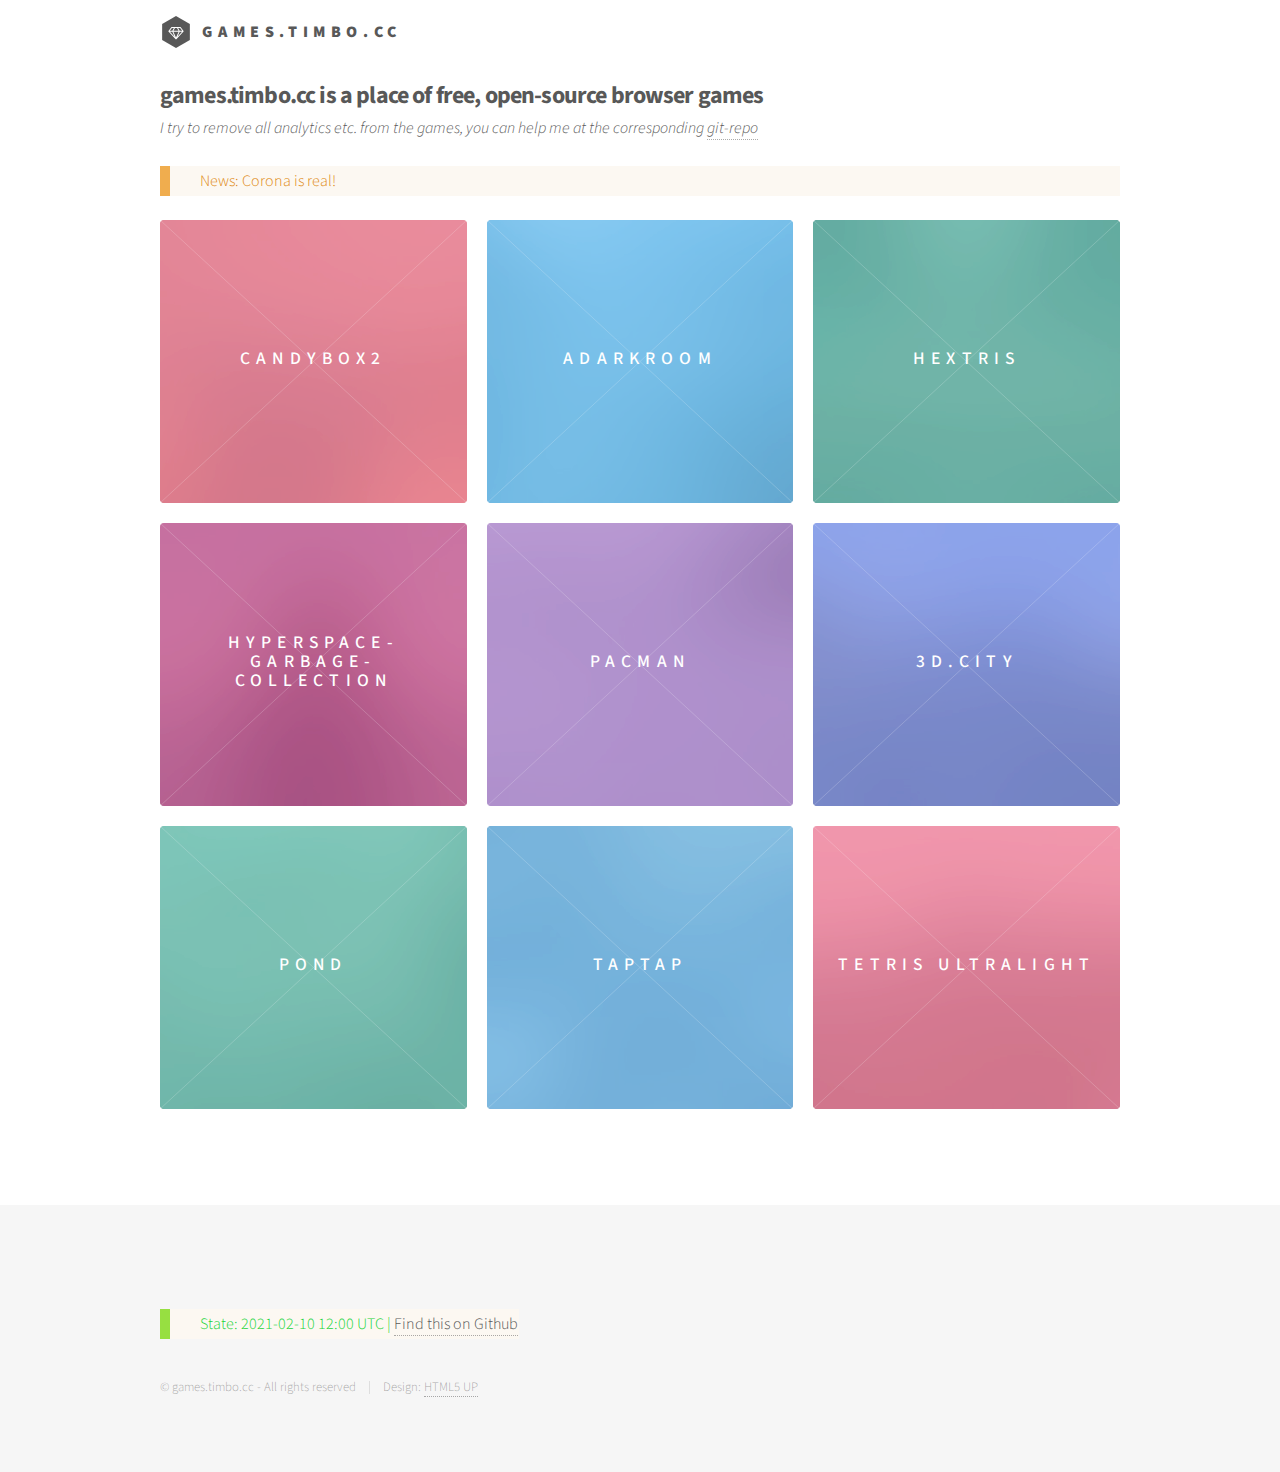
<file: index.html>
<!DOCTYPE HTML>
<!--
	Phantom by HTML5 UP
	html5up.net | @ajlkn
	Free for personal and commercial use under the CCA 3.0 license (html5up.net/license)
-->
<html>
	<head>
		<title>games.timbo.cc - a collection of open-source browsergames</title>
		<meta charset="utf-8" />
		<meta name="viewport" content="width=device-width, initial-scale=1, user-scalable=no" />
		<link rel="stylesheet" href="assets/css/main.css" />
		<noscript><link rel="stylesheet" href="assets/css/noscript.css" /></noscript>
	</head>
	<body class="is-preload">
		<!-- Wrapper -->
			<div id="wrapper">

				<!-- Header -->
					<header id="header">
						<div class="inner">

							<!-- Logo -->
								<a href="index.html" class="logo">
									<span class="symbol"><img src="images/logo.svg" alt="" /></span><span class="title">games.timbo.cc</span>
								</a>


						</div>
					</header>


				<!-- Main -->
					<div id="main">
						<div class="inner">
							<header>
								<h1>games.timbo.cc is a place of free, open-source browser games<br /></h1>
								<i>I try to remove all analytics etc. from the games, you can help me at the corresponding <a href="https://github.com/timbuening/games.timbo.cc">git-repo</a></i>
								
							</header>
							<div class="notices">News: Corona is real!</div>
							<section class="tiles">
								<article class="style1">
									<span class="image">
										<img src="images/pic01.jpg" alt="" />
									</span>
									<a href="https://games.timbo.cc/games/candybox2" target="_new">
										<h2>Candybox2</h2>
										<div class="content">
											<p>CandyBox2 is the new Version of Candybox, a text based Game</p>
										</div>
									</a>
								</article>
								<article class="style2">
									<span class="image">
										<img src="images/pic02.jpg" alt="" />
									</span>
									<a href="https://games.timbo.cc/games/adarkroom" target="_new">
										<h2>aDarkRoom</h2>
										<div class="content">
											<p>aDarkRoom is a text-based adventure Game!</p>
										</div>
									</a>
								</article>
								<article class="style3">
									<span class="image">
										<img src="images/pic03.jpg" alt="" />
									</span>
									<a href="https://games.timbo.cc/games/hextris/" target="_new">
										<h2>Hextris</h2>
										<div class="content">
											<p>Hextris is inspired by Tetris, but with a Hexagon, because Hexagons are Bestagons!</p>
										</div>
									</a>
								</article>
								<article class="style4">
									<span class="image">
										<img src="images/pic04.jpg" alt="" />
									</span>
									<a href="https://games.timbo.cc/games/Hyperspace-Garbage-Collection" target="_new">
										<h2>Hyperspace-Garbage-Collection</h2>
										<div class="content">
											<p>Hyperspace-Garbage-Collection is fun!</p>
										</div>
									</a>
								</article>
								<article class="style5">
									<span class="image">
										<img src="images/pic05.jpg" alt="" />
									</span>
									<a href="https://games.timbo.cc/games/pacman" target="_new">
										<h2>Pacman</h2>
										<div class="content">
											<p>a Pacman-clone</p>
										</div>
									</a>
								</article>
								<article class="style6">
									<span class="image">
										<img src="images/pic06.jpg" alt="" />
									</span>
									<a href="https://games.timbo.cc/games/3d.city" target="_new">
										<h2>3d.city</h2>
										<div class="content">
											<p>3d city planning</p>
										</div>
									</a>
								</article>
								<article class="style3">
									<span class="image">
										<img src="images/pic07.jpg" alt="" />
									</span>
									<a href="https://games.timbo.cc/games/pond-lite" target="_new">
										<h2>Pond</h2>
										<div class="content">
											<p>Pond is eat, or get get (b)eaten.</p>
										</div>
									</a>
								</article>
								<article class="style2">
									<span class="image">
										<img src="images/pic08.jpg" alt="" />
									</span>
									<a href="https://games.timbo.cc/games/taptap/play/" target="_new">
										<h2>TapTap</h2>
										<div class="content">
											<p>Taptap is a funny tapping-Game.</p>
										</div>
									</a>
								</article>
								<article class="style1">
									<span class="image">
										<img src="images/pic09.jpg" alt="" />
									</span>
									<a href="https://games.timbo.cc/games/tetris-light/" target="_new">
										<h2>Tetris Ultralight</h2>
										<div class="content">
											<p>It is Tetris, just ultra-light coded.</p>
										</div>
									</a>
								</article>
							</section>
						</div>
					</div>


				<!-- Footer -->
					<footer id="footer">
						<div class="inner">
							<div class="running">State: 2021-02-10 12:00 UTC | <a href="https://github.com/timbuening/games.timbo.cc">Find this on Github</a></div>
							
							<ul class="copyright">
								<li>&copy; games.timbo.cc - All rights reserved</li><li>Design: <a href="http://html5up.net">HTML5 UP</a></li>
							</ul>
						</div>
					</footer>

			</div>

		<!-- Scripts -->
			<script src="assets/js/jquery.min.js"></script>
			<script src="assets/js/browser.min.js"></script>
			<script src="assets/js/breakpoints.min.js"></script>
			<script src="assets/js/util.js"></script>
			<script src="assets/js/main.js"></script>

	</body>
</html>
</file>
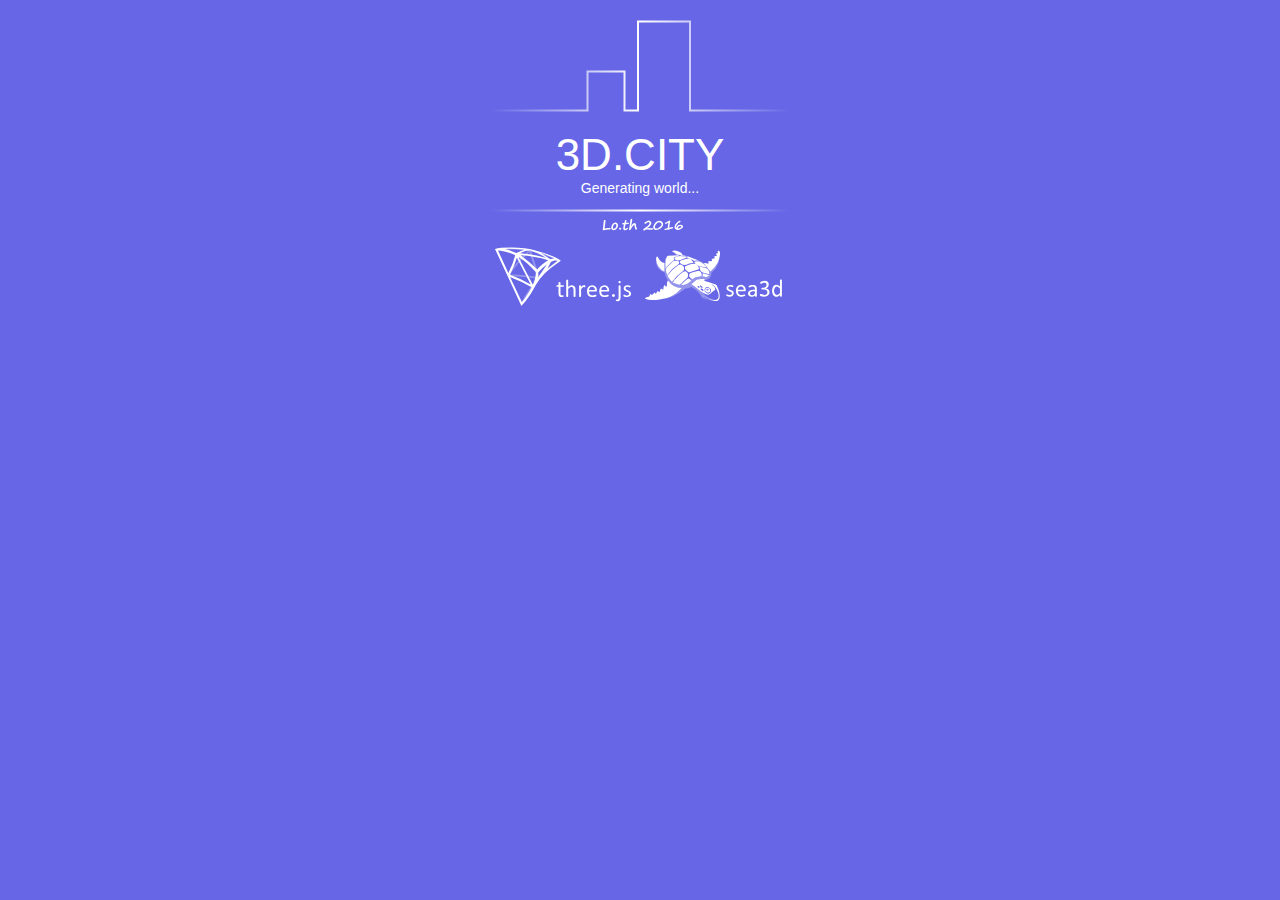
<file: games/3d.city/index.html>
<!DOCTYPE html>
<html lang="en">
<head>
<title>3D.CITY</title>
<meta charset="utf-8">
<meta name="viewport" content="width=device-width, user-scalable=no, minimum-scale=1.0, maximum-scale=1.0">
<link rel="icon" href="favicon.ico" />
<style>
*{ padding:0; margin: 0; -o-user-select:none; -ms-user-select:none; -khtml-user-select:none; -webkit-user-select:none; -moz-user-select: none;}
html { width:100%; height:100%; }
body { background:#6666E6; font:10px sans-serif; width:100%; height:100%; color:#FFFFFF; overflow: hidden; }
#container{ min-width:465px; min-height:465px; width:100%; height:100%; overflow:hidden; text-align:center; }
#container canvas{ position:absolute;top:0;left:0;width:100%;height:100% }
#debug{ position:absolute; padding:5px; right:0; bottom:0; text-align:right; width:20%; pointer-events:none; display:block; }
#hub{ position:absolute; top:0; left:0; height:100%; width:100%; pointer-events:none; display:block; text-align:center;}
#miniGlCanvas{ position:absolute; bottom:60px; left:15px; pointer-events:none; }
#logo{pointer-events:none; display:none;}
a:link {text-decoration: none; color:#FFAA66;}
a:visited {text-decoration: none; color:#FFAA66;}
a:active {text-decoration: none; color:#FFAA66;}
a:hover {text-decoration: underline; color: red;}
</style>
<script src="js/three.min.js"></script>
<script src="js/sea3d.min.js"></script>
<script src="build/view.min.js"></script>

</head>
<body onload="init()">
<div id="container"></div>
<div id="debug">v 0.4</div>
<canvas id="miniGlCanvas"></canvas>

<div id="hub"></div>
<object id="logo" width="300" height="300" type="image/svg+xml" data="img/logo.svg"></object>
</body></html>
</file>
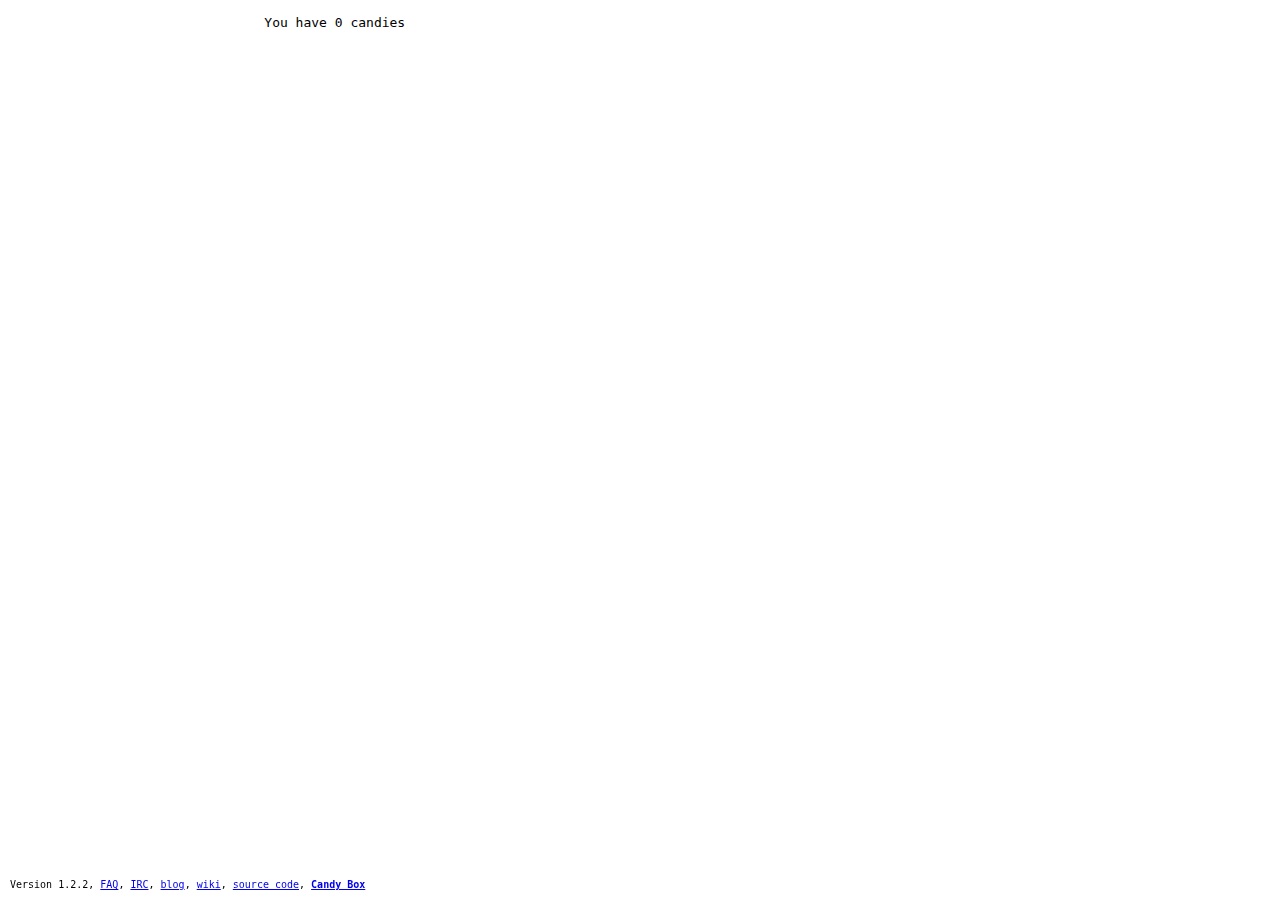
<file: games/candybox2/index.html>
<!DOCTYPE HTML>

<!-- Hey, you're looking at the source code, cheater! ;) -->

<html manifest="cacheManifest.mf">
  <head>
    <title>Candy Box 2</title>
    <meta http-equiv="content-type" content="text/html; charset=utf-8"/>
    
    <script type="text/javascript" src="libs/jquery-1.9.1.min.js"></script>
    <script type="text/javascript" src="candybox2.js"></script>
    
    <link rel="stylesheet" type="text/css" href="css/design.css"/>
    <link rel="icon" type="image/png" href="favicon.png"/> <!-- Favicon by HacksawUnit (https://twitter.com/HacksawUnit) -->
  </head>
  <body>
      <div id="aroundStatusBar"><pre id="statusBar"></pre></div>
      <pre id="mainContent"></pre>
      <pre id="versionNumber">Version 1.2.2, <a href="faq.html" target="_blank">FAQ</a>, <a href="http://webchat.quakenet.org/?channels=candybox2&uio=d4" target="_blank">IRC</a>, <a href="http://candybox2.wordpress.com" target="_blank">blog</a>, <a href="http://candybox2.gamepedia.com" target="_blank">wiki</a>, <a href="https://github.com/candybox2/candybox2.github.io" target="_blank">source code</a>, <b><a target="_blank" href="http://candybox2.github.io/candybox/">Candy Box</a></b></pre>
  </body>
</html>

<!--
___    .-"""-.    ___
\  \  /\ \ \ \\  /  /
 }  \/\ \ \ \ \\/  {    A candy!!
 }  /\ \ \ \ \ /\  {
/__/  \ \ \ \ /  \__\
       '-...-'
-->
</file>
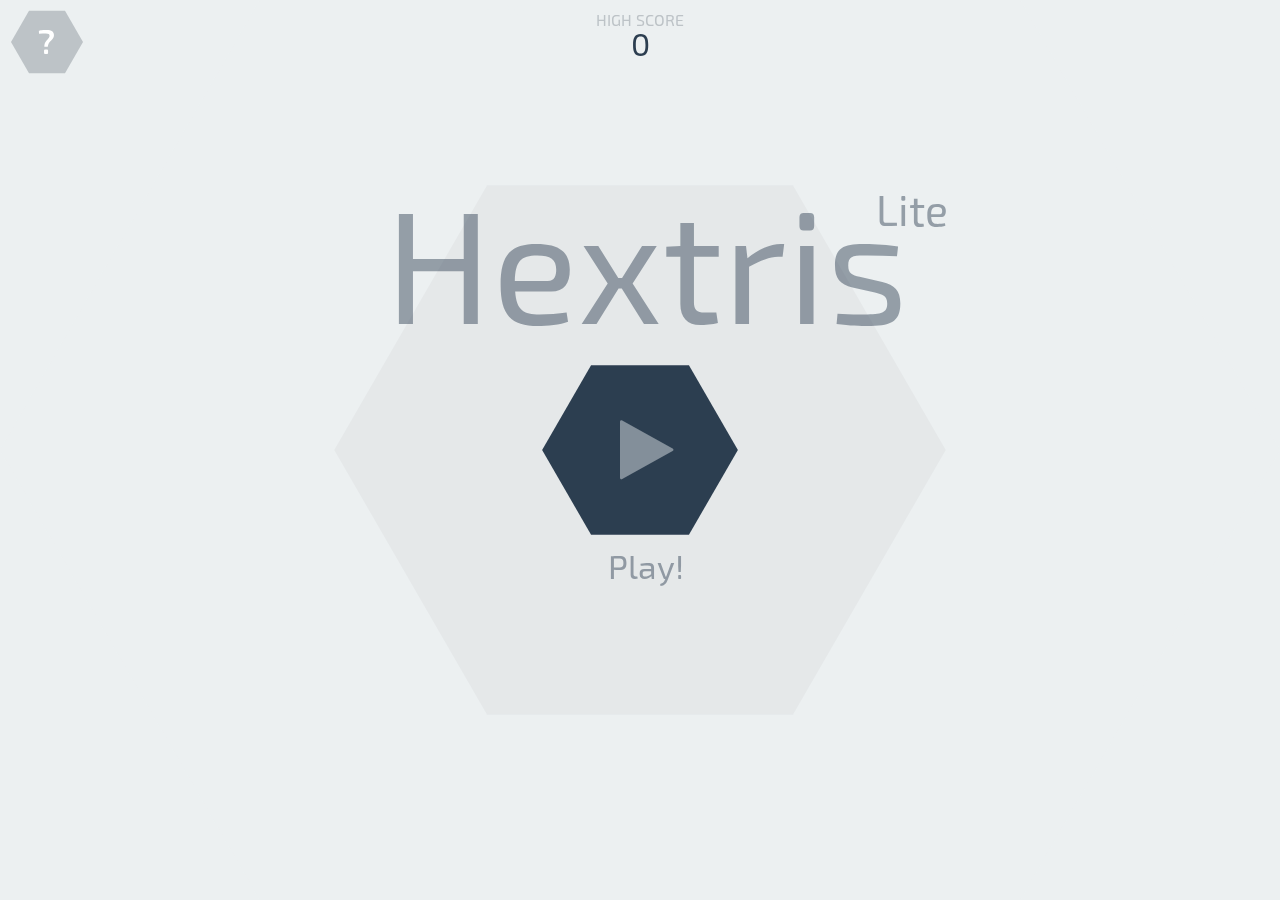
<file: games/hextris/index.html>
<!DOCTYPE html>
<html lang="en">
<head>
<title>Hextris Lite</title>
<meta name="viewport" content="width=device-width, initial-scale=1, maximum-scale=1, user-scalable=0, minimal-ui"/>
<link rel="icon" type="image/png" href="favicon.ico">
<link rel="stylesheet" type="text/css" href="style/fa/css/font-awesome.min.css">
<link rel="stylesheet" type="text/css" href="style/style.css">
<script type="text/javascript" src="js/hammer.min.js"></script>
<script type="text/javascript" src="js/js.cookie.js"></script>
<script type="text/javascript" src="js/jsonfn.min.js"></script>
<script type="text/javascript" src="js/keypress.min.js"></script>
<script type="text/javascript" src="js/jquery.js"></script>
<script type="text/javascript" src="js/sweet-alert.min.js"></script>
<script type="text/javascript" src="js/hextris-lite.js"></script>
</head>
<body>
<canvas id="canvas"></canvas>
<div id="overlay" class="faded overlay"></div>
<div id="startBtn" ></div>
<div id="helpScreen" class="unselectable">
	<div id="inst_main_body"></div>
</div>
<img id="openSideBar" class="helpText" src="./images/btn_help.svg"/>
<div class="faded overlay"></div>
<img id="pauseBtn" src="./images/btn_pause.svg"/>
<img id="restartBtn" src="./images/btn_restart.svg"/>
<div id="HIGHSCORE">HIGH SCORE</div>
<div id="highScoreInGameText">
	<div id="highScoreInGameTextHeader">HIGH SCORE</div><div id="currentHighScore">10292</div>
</div>
<div id="gameoverscreen">
	<div id="container">
		<div id="gameOverBox" class="GOTitle">GAME OVER</div>
		<div id="cScore">1843</div>
		<div id="highScoresTitle" class="GOTitle">HIGH SCORES</div>
		<div class="score"><span class="scoreNum">1.</span> <div id="1place" style="display:inline;">0</div></div>
		<div class="score"><span class="scoreNum">2.</span> <div id="2place" style="display:inline;">0</div></div>
		<div class="score"><span class="scoreNum">3.</span> <div id="3place" style="display:inline;">0</div></div>
	</div>
	<div id="bottomContainer">
		<img id="restart" src="./images/btn_restart.svg" height="57px">
		<div id="buttonCont"></div>
	</div>
</div>
</body>
</html>
</file>
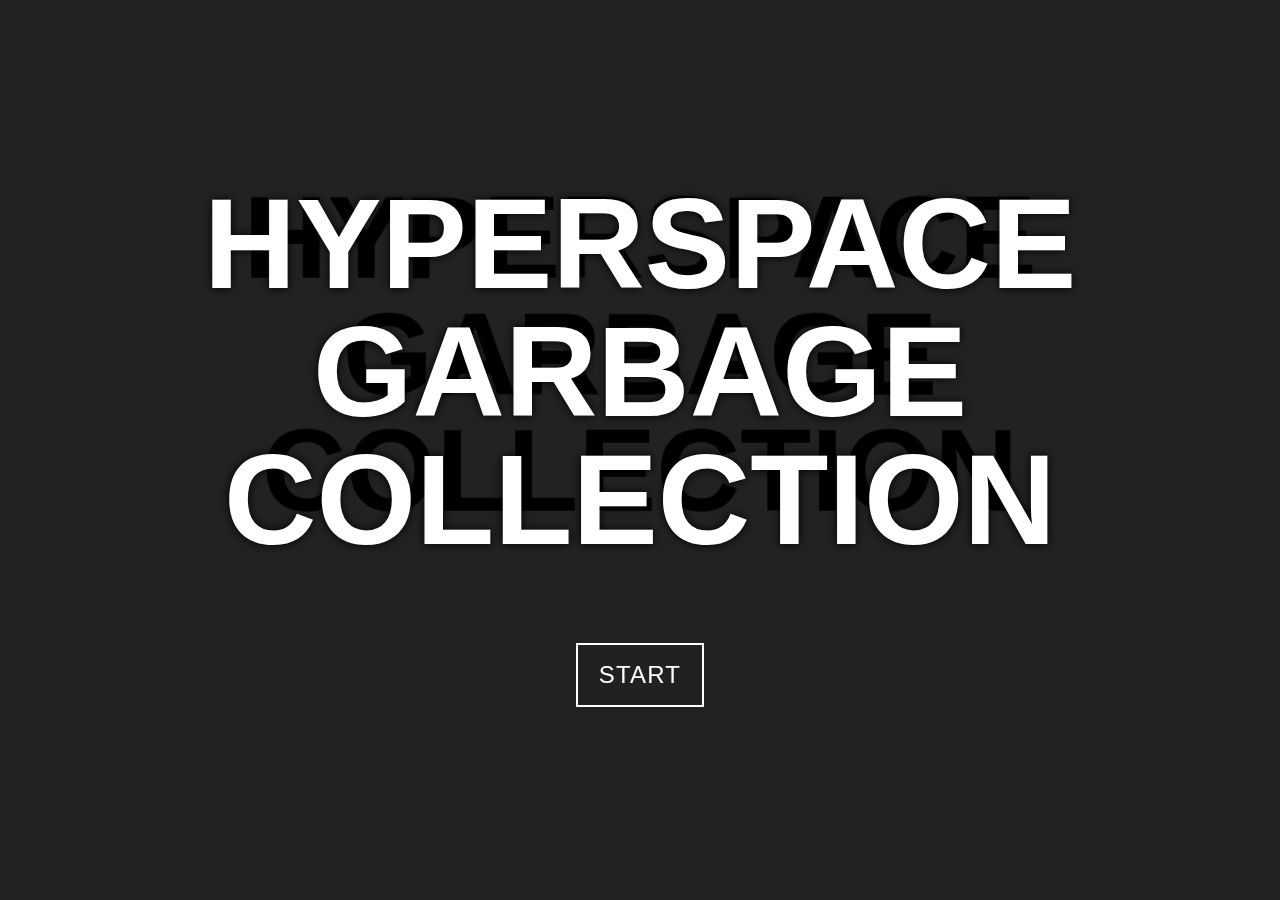
<file: games/Hyperspace-Garbage-Collection/index.html>
<!doctype html>
<html lang="en">
<head>
  <meta charset="UTF-8">
  <title>Hyperspace Garbage Collection</title>

  <link rel="stylesheet" href="./stylesheets/screen.css">
  <meta name="viewport"
    content="width=device-width, initial-scale=1.0, maximum-scale=1.0, user-scalable=no">
</head>
<body ontouchstart="">

  <button class="material-btn" id="material-btn"></button>

  <audio id="trigger-activate-audio" src="./sounds/activate.mp3" type="audio/mpeg" preload="auto"></audio>

  <script data-main="js/main" src="./js/require.js"></script>
</body>
</html>
</file>
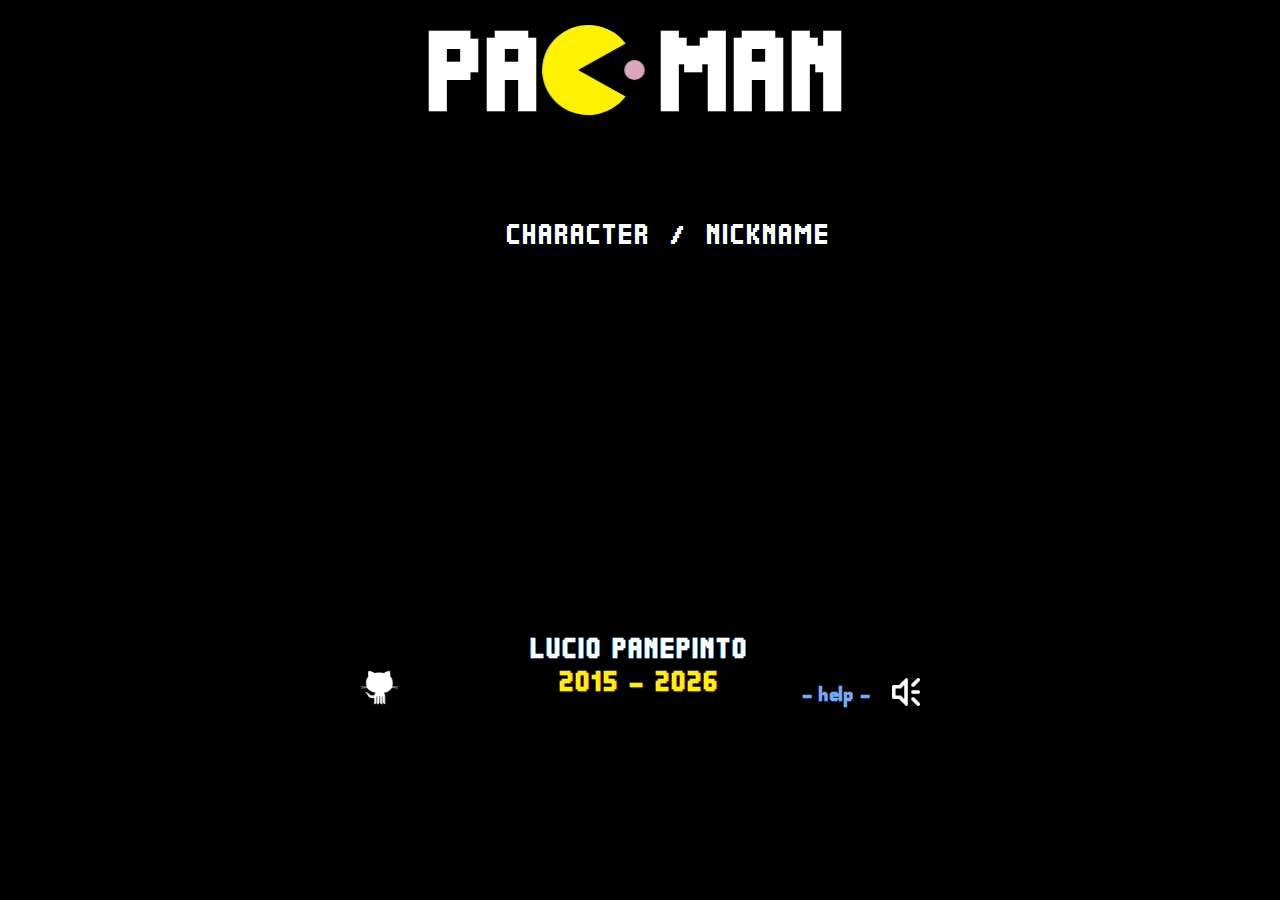
<file: games/pacman/index.html>
<!DOCTYPE html>
<html>
	<head>
		<meta property="og:description" content="Pac-Man game written in HTML5 + CSS3 + jQuery with Canvas. This WebApp is a Responsive Web Design (RWD) website.">
		<meta property="og:title" content="Lucio PANEPINTO - Pac-Man">
		
		<meta name="viewport" content="width=device-width, initial-scale=1, minimum-scale=1, maximum-scale=1, user-scalable=no" />
		<meta name="description" content="Pac-Man game written in HTML5 + CSS3 + jQuery with Canvas. This WebApp is a Responsive Web Design (RWD) website." />
		<meta name="keywords" content="pacman, pac-man, pac-man online, pacman online, online, online games, games, free, puzzle, lucio panepinto, lucio, panepinto, html, html5, css, css3, javascript, jquery, rwd, responsive, responsive web design, responsive web, web design, canvas, draw" />

		<link rel="stylesheet" type="text/css" href="css/pacman.css" />
		<link rel="stylesheet" type="text/css" href="css/pacman-home.css" />
	
		<script type="text/javascript" src="js/jquery.js"></script>
		<!--<script type="text/javascript" src="js/jquery-mobile.js"></script>-->
		<script type="text/javascript" src="js/jquery-buzz.js"></script>
		
		<script type="text/javascript" src="js/game.js"></script>
		<script type="text/javascript" src="js/tools.js"></script>
		<script type="text/javascript" src="js/board.js"></script>
		<script type="text/javascript" src="js/paths.js"></script>
		<script type="text/javascript" src="js/bubbles.js"></script>
		<script type="text/javascript" src="js/fruits.js"></script>
		<script type="text/javascript" src="js/pacman.js"></script>
		<script type="text/javascript" src="js/ghosts.js"></script>
		<script type="text/javascript" src="js/home.js"></script>
		<script type="text/javascript" src="js/sound.js"></script>
		
		<script type="text/javascript">		
			
			function simulateKeyup(code) { 
				var e = jQuery.Event("keyup");
				e.keyCode = code;
				jQuery('body').trigger(e);
			}
			function simulateKeydown(code) { 
				var e = jQuery.Event("keydown");
				e.keyCode = code;
				jQuery('body').trigger(e);
			}
			
			$(document).ready(function() { 
				//$.mobile.loading().hide();
				loadAllSound();
				
				HELP_TIMER = setInterval('blinkHelp()', HELP_DELAY);
				
				initHome();
				
				$(".sound").click(function(e) { 
					e.stopPropagation();
					
					var sound = $(this).attr("data-sound");
					if ( sound === "on" ) { 
						$(".sound").attr("data-sound", "off");
						$(".sound").find("img").attr("src", "img/sound-off.png");
						GROUP_SOUND.mute();
					} else { 
						$(".sound").attr("data-sound", "on");
						$(".sound").find("img").attr("src", "img/sound-on.png");
						GROUP_SOUND.unmute();
					}
				});
				
				$(".help-button, #help").click(function(e) { 
					e.stopPropagation();
					if (!PACMAN_DEAD && !LOCK && !GAMEOVER) { 
						if ( $('#help').css("display") === "none") { 
							$('#help').fadeIn("slow");
							$(".help-button").hide();
							if ( $("#panel").css("display") !== "none") { 
								pauseGame();
							}
						} else { 
							$('#help').fadeOut("slow");
							$(".help-button").show();
						}
					}
				});
				
				$(".github").click(function(e) { 
					e.stopPropagation();
				});
				
				$("#home").on("click touchstart", function(e) { 
					if ( $('#help').css("display") === "none") { 
						e.preventDefault();
						simulateKeydown(13);
					}
				});
				$("#control-up, #control-up-second, #control-up-big").on("mousedown touchstart", function(e) { 
					e.preventDefault();
					simulateKeydown(38);
					simulateKeyup(13);
				});
				$("#control-down, #control-down-second, #control-down-big").on("mousedown touchstart", function(e) { 
					e.preventDefault();
					simulateKeydown(40);
					simulateKeyup(13);
				});
				$("#control-left, #control-left-big").on("mousedown touchstart", function(e) { 
					e.preventDefault();
					simulateKeydown(37);
					simulateKeyup(13);
				});
				$("#control-right, #control-right-big").on("mousedown touchstart", function(e) { 
					e.preventDefault();
					simulateKeydown(39);
					simulateKeyup(13);
				});

				
				$("body").keyup(function(e) { 
					KEYDOWN = false;
				});
				
				$("body").keydown(function(e) { 
				
					if (HOME) { 
						
						initGame(true);
						
					} else { 				
						//if (!KEYDOWN) { 
							KEYDOWN = true;
							if (PACMAN_DEAD && !LOCK) { 
								erasePacman();
								resetPacman();
								drawPacman();
								
								eraseGhosts();
								resetGhosts();
								drawGhosts();
								moveGhosts();
								
								blinkSuperBubbles();
								
							} else if (e.keyCode >= 37 && e.keyCode <= 40 && !PAUSE && !PACMAN_DEAD && !LOCK) { 
								if ( e.keyCode === 39 ) { 
									movePacman(1);
								} else if ( e.keyCode === 40 ) { 
									movePacman(2);
								} else if ( e.keyCode === 37 ) { 
									movePacman(3);
								} else if ( e.keyCode === 38 ) { 
									movePacman(4);
								}
							} else if (e.keyCode === 68 && !PAUSE) { 
								/*if ( $("#canvas-paths").css("display") === "none" ) { 
									$("#canvas-paths").show();
								} else { 
									$("#canvas-paths").hide();
								}*/
							} else if (e.keyCode === 80 && !PACMAN_DEAD && !LOCK) { 
								if (PAUSE) { 
									resumeGame();
								} else { 
									pauseGame();
								}
							} else if (GAMEOVER) { 
								initHome();
							}
						//}
					}
				});
			});
		</script>
	
		<title>Lucio PANEPINTO - Pac-Man</title>
	</head>
		
	<body>
	
		<div id="sound"></div>
	
		<div id="help">
			<h2>Help</h2>
			<table align="center" border="0" cellPadding="2" cellSpacing="0">
				<tbody>
					<tr><td>Arrow Left : </td><td>Move Left</td></tr>
					<tr><td>Arrow Right : </td><td>Move Right</td></tr>
					<tr><td>Arrow Down : </td><td>Move Down</td></tr>
					<tr><td>Arrow Up : </td><td>Move Up</td></tr>
					<tr><td colspan="2">&nbsp;</td></tr>
					<tr><td>P : </td><td>PAUSE</td></tr>
				</tbody>
			</table>
		</div>
	
		<div id="home">
			<h1>pac-man</h1>
			<h3>Lucio PANEPINTO<br><em>2015</em></h3>
			<canvas id="canvas-home-title-pacman"></canvas>
			<div id="presentation">
				<div id="presentation-titles">character &nbsp;/&nbsp; nickname</div>
				<canvas id="canvas-presentation-blinky"></canvas><div id="presentation-character-blinky">- shadow</div><div id="presentation-name-blinky">"blinky"</div>
				<canvas id="canvas-presentation-pinky"></canvas><div id="presentation-character-pinky">- speedy</div><div id="presentation-name-pinky">"pinky"</div>
				<canvas id="canvas-presentation-inky"></canvas><div id="presentation-character-inky">- bashful</div><div id="presentation-name-inky">"inky"</div>
				<canvas id="canvas-presentation-clyde"></canvas><div id="presentation-character-clyde">- pokey</div><div id="presentation-name-clyde">"clyde"</div>
			</div>
			<canvas id="trailer"></canvas>
			<div class="help-button">- help -</div>
			<a class="sound" href="javascript:void(0);" data-sound="on"><img src="img/sound-on.png" alt="" border="0"></a>
			<a class="github" target="_blank" href="https://github.com/luciopanepinto/pacman"><img src="img/github.png" alt="GitHub - Lucio PANEPINTO - Pac-Man"></a>
		</div>
	
		<div id="panel">
			<h1>pac-man</h1>
			<canvas id="canvas-panel-title-pacman"></canvas>
			<div id="score"><h2>1UP</h2><span>00</span></div>
			<div id="highscore"><h2>High Score</h2><span>00</span></div>
			<div id="board">
				<canvas id="canvas-board"></canvas>
				<canvas id="canvas-paths"></canvas>
				<canvas id="canvas-bubbles"></canvas>
				<canvas id="canvas-fruits"></canvas>
				<canvas id="canvas-pacman"></canvas>
				<canvas id="canvas-ghost-blinky"></canvas>
				<canvas id="canvas-ghost-pinky"></canvas>
				<canvas id="canvas-ghost-inky"></canvas>
				<canvas id="canvas-ghost-clyde"></canvas>
				<div id="control-up-big"></div>
				<div id="control-down-big"></div>
				<div id="control-left-big"></div>
				<div id="control-right-big"></div>
			</div>
			<div id="control">
				<div id="control-up"></div>
				<div id="control-up-second"></div>
				<div id="control-down"></div> 
				<div id="control-down-second"></div>
				<div id="control-left"></div>
				<div id="control-right"></div>
			</div>
			<canvas id="canvas-lifes"></canvas>
			<canvas id="canvas-level-fruits"></canvas>
			<div id="message"></div>
			<div class="help-button">- help -</div>
			<a class="sound" href="javascript:void(0);" data-sound="on"><img src="img/sound-on.png" alt="" border="0"></a>
		</div>
	
	</body>
	
</html>
</file>
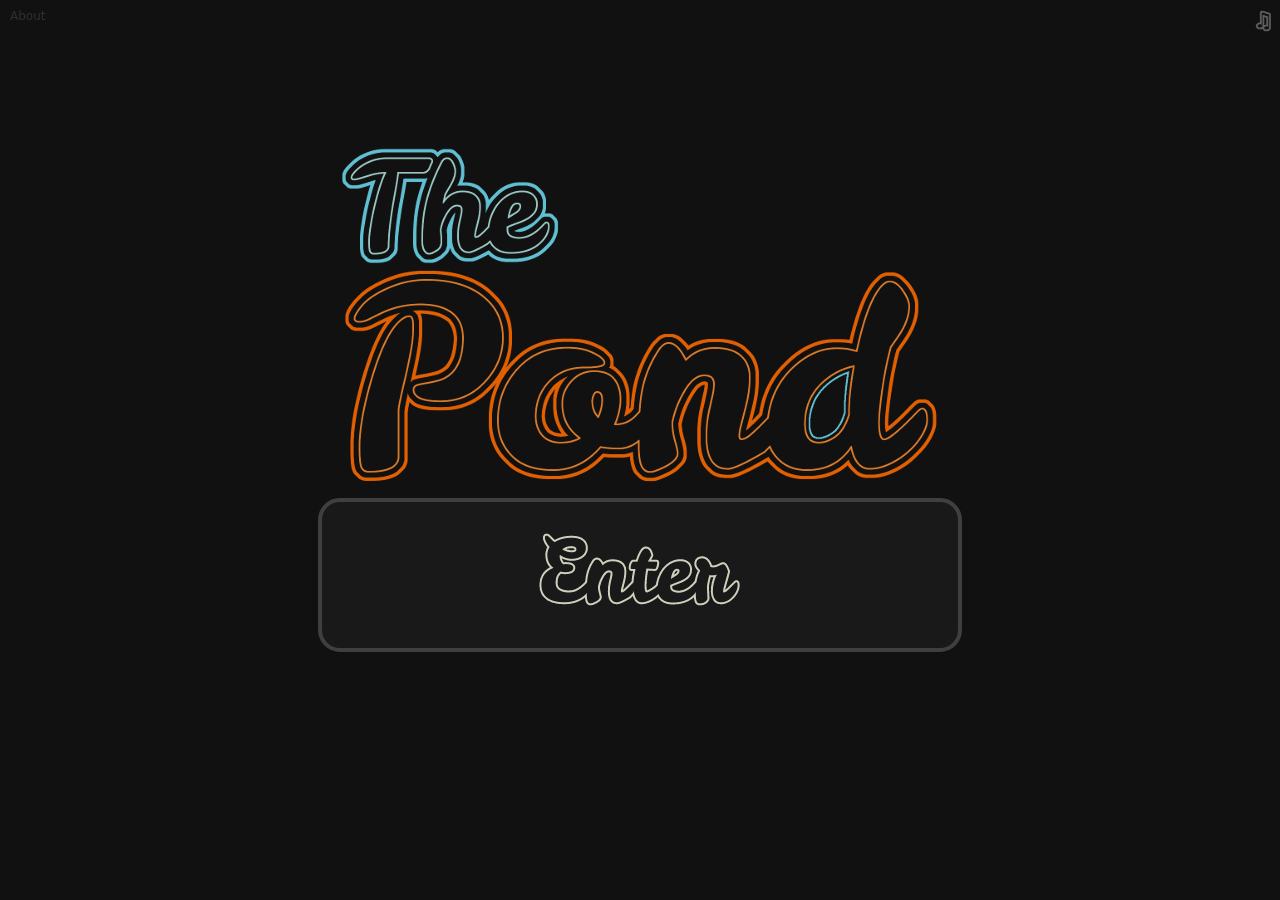
<file: games/pond-lite/index.html>
<!DOCTYPE html>
<html manifest="cache.appcache">
    <head>
        <title>The Pond</title>
        <meta charset="utf-8">
        <meta name="viewport" content="width=device-width, user-scalable=no">
        <meta name="description" content="The Pond, swim free fish, swim free.">
    </head>
    <style>
        body {
            margin: 0;
        }
        canvas {
            position: absolute;
        }
    </style>
    <body>
      
        <canvas id='mainCanv' style='width:100%;height:100%;position:absolute;'></canvas>
        
        <script>
        /*!
         * $script.js v1.3
         * https://github.com/ded/script.js
         * Copyright: @ded & @fat - Dustin Diaz, Jacob Thornton 2011
         * Follow our software http://twitter.com/dedfat
         * License: MIT
         */
        !function(a,b,c){function t(a,c){var e=b.createElement("script"),f=j;e.onload=e.onerror=e[o]=function(){e[m]&&!/^c|loade/.test(e[m])||f||(e.onload=e[o]=null,f=1,c())},e.async=1,e.src=a,d.insertBefore(e,d.firstChild)}function q(a,b){p(a,function(a){return!b(a)})}var d=b.getElementsByTagName("head")[0],e={},f={},g={},h={},i="string",j=!1,k="push",l="DOMContentLoaded",m="readyState",n="addEventListener",o="onreadystatechange",p=function(a,b){for(var c=0,d=a.length;c<d;++c)if(!b(a[c]))return j;return 1};!b[m]&&b[n]&&(b[n](l,function r(){b.removeEventListener(l,r,j),b[m]="complete"},j),b[m]="loading");var s=function(a,b,d){function o(){if(!--m){e[l]=1,j&&j();for(var a in g)p(a.split("|"),n)&&!q(g[a],n)&&(g[a]=[])}}function n(a){return a.call?a():e[a]}a=a[k]?a:[a];var i=b&&b.call,j=i?b:d,l=i?a.join(""):b,m=a.length;c(function(){q(a,function(a){h[a]?(l&&(f[l]=1),o()):(h[a]=1,l&&(f[l]=1),t(s.path?s.path+a+".js":a,o))})},0);return s};s.get=t,s.ready=function(a,b,c){a=a[k]?a:[a];var d=[];!q(a,function(a){e[a]||d[k](a)})&&p(a,function(a){return e[a]})?b():!function(a){g[a]=g[a]||[],g[a][k](b),c&&c(d)}(a.join("|"));return s};var u=a.$script;s.noConflict=function(){a.$script=u;return this},typeof module!="undefined"&&module.exports?module.exports=s:a.$script=s}(this,document,setTimeout)

        
        $script(['libs/stats.js', 'util.js', 'menu.js',
                 'sound.js', 'levelbar.js', 'spawner.js',
                 'levelballs.js', 'spawner.js', 'levelballs.js',
                 'fish.js', 'particle.js', 'color.js'], 'modules')
        
        $script.ready('modules', function() {
          $script('main.js', function() {
            $script('bindings.js', function() {
              $script('http://cdn.kik.com/cards/0.11.3/cards.js', function() {
                // done
              })
            })
          })
        })
        </script>
      
    </body>
</html>
</file>
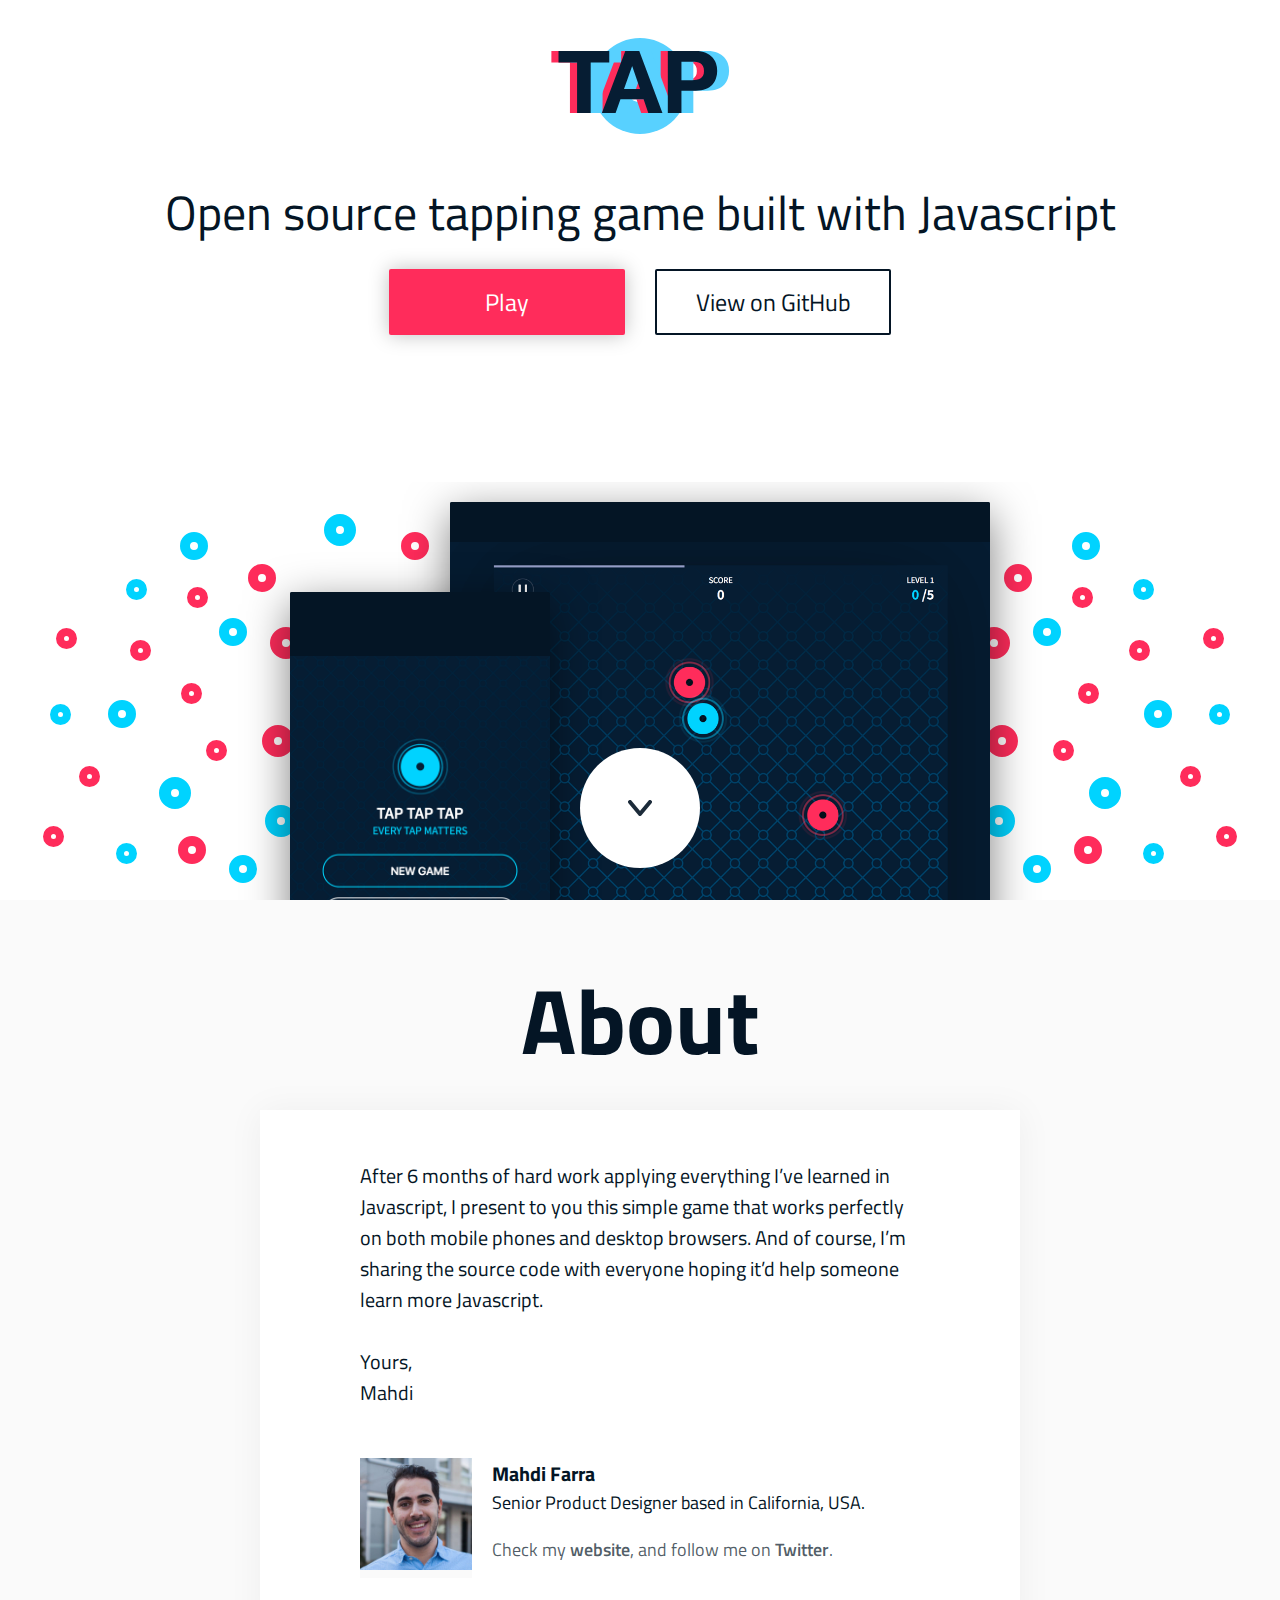
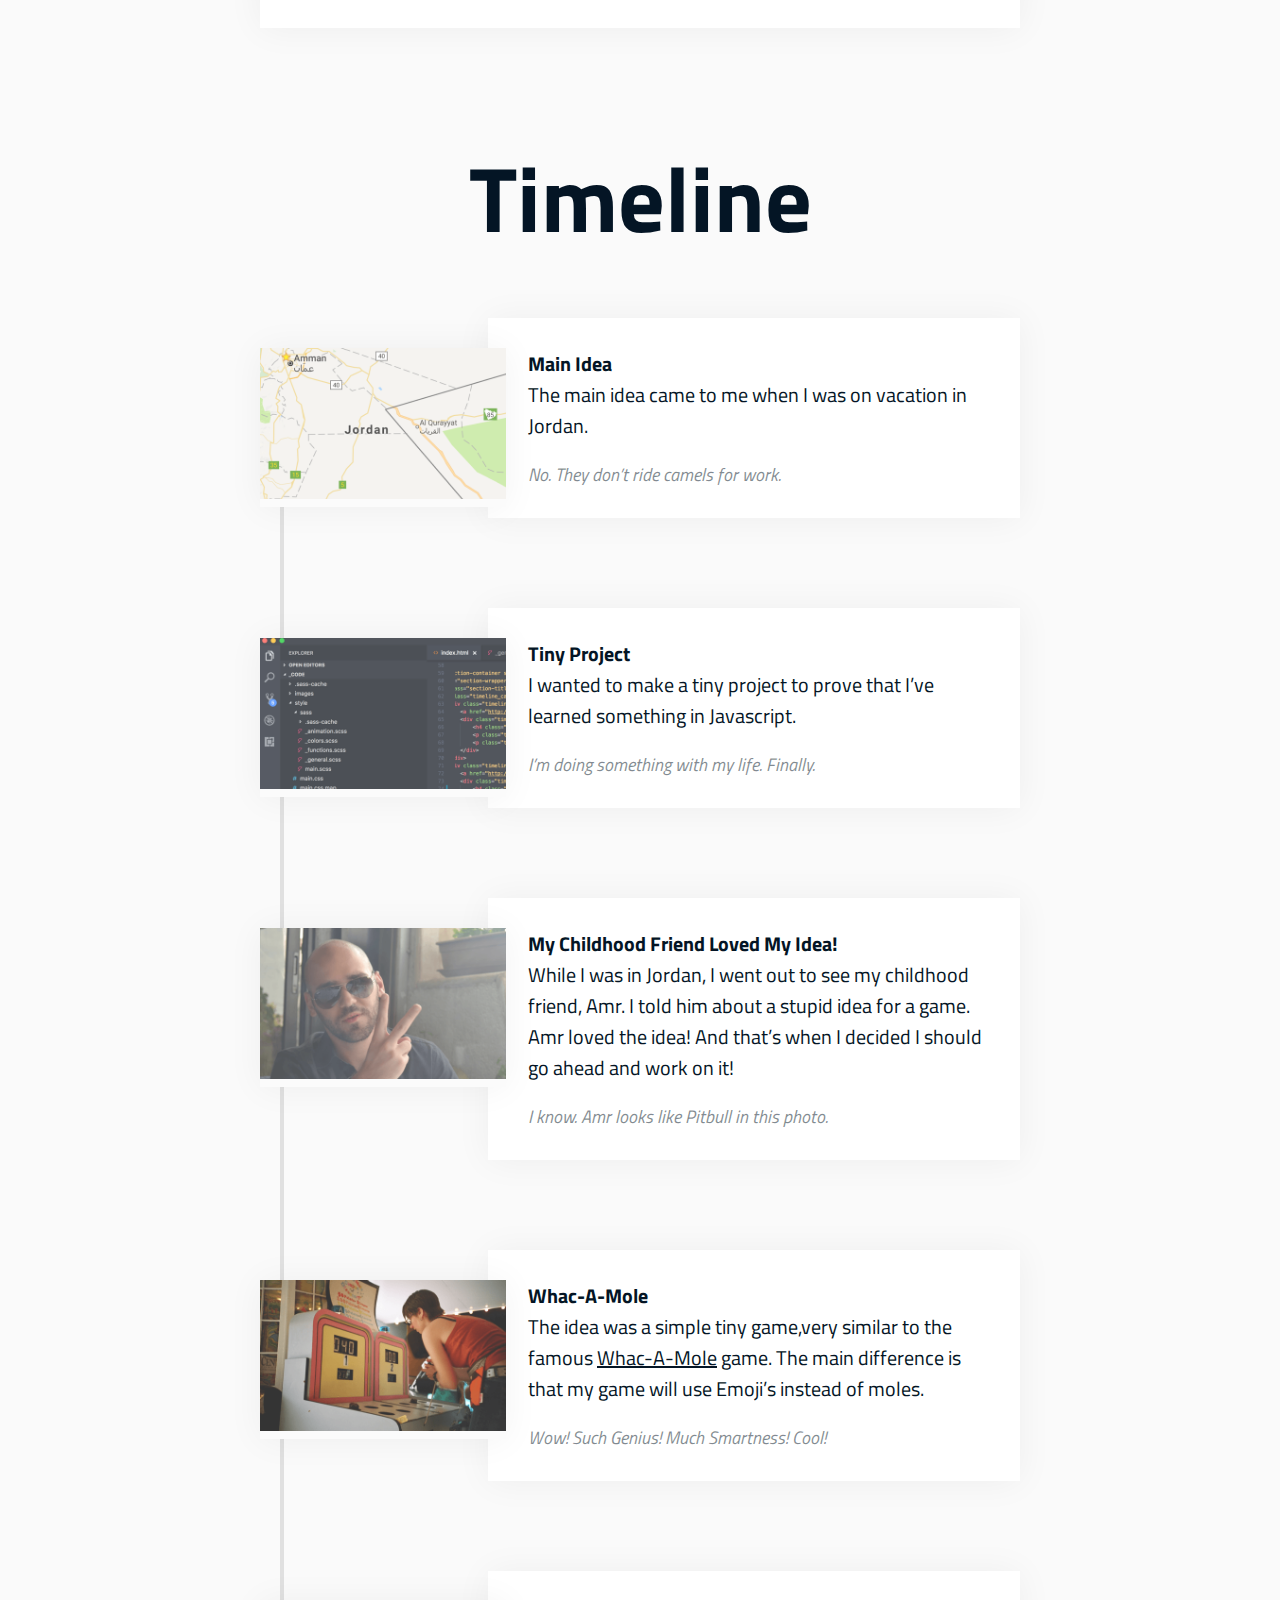
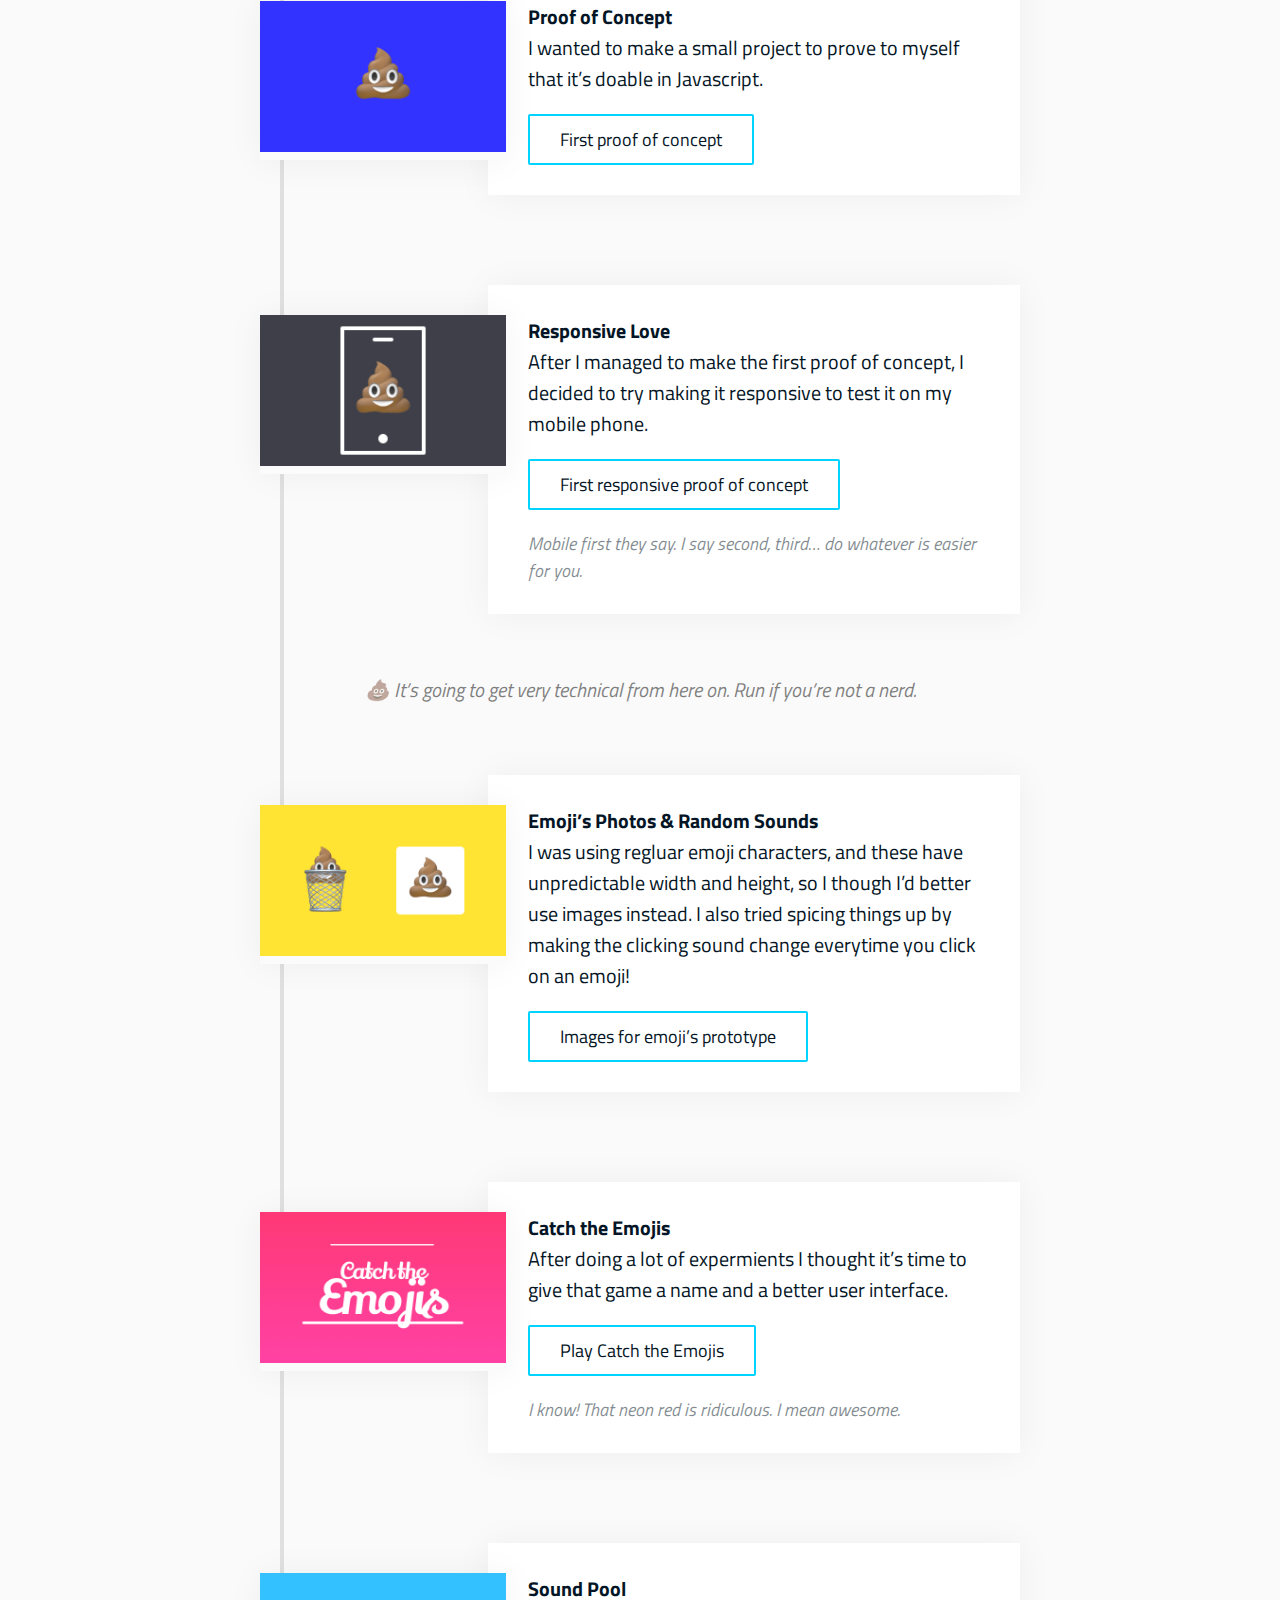
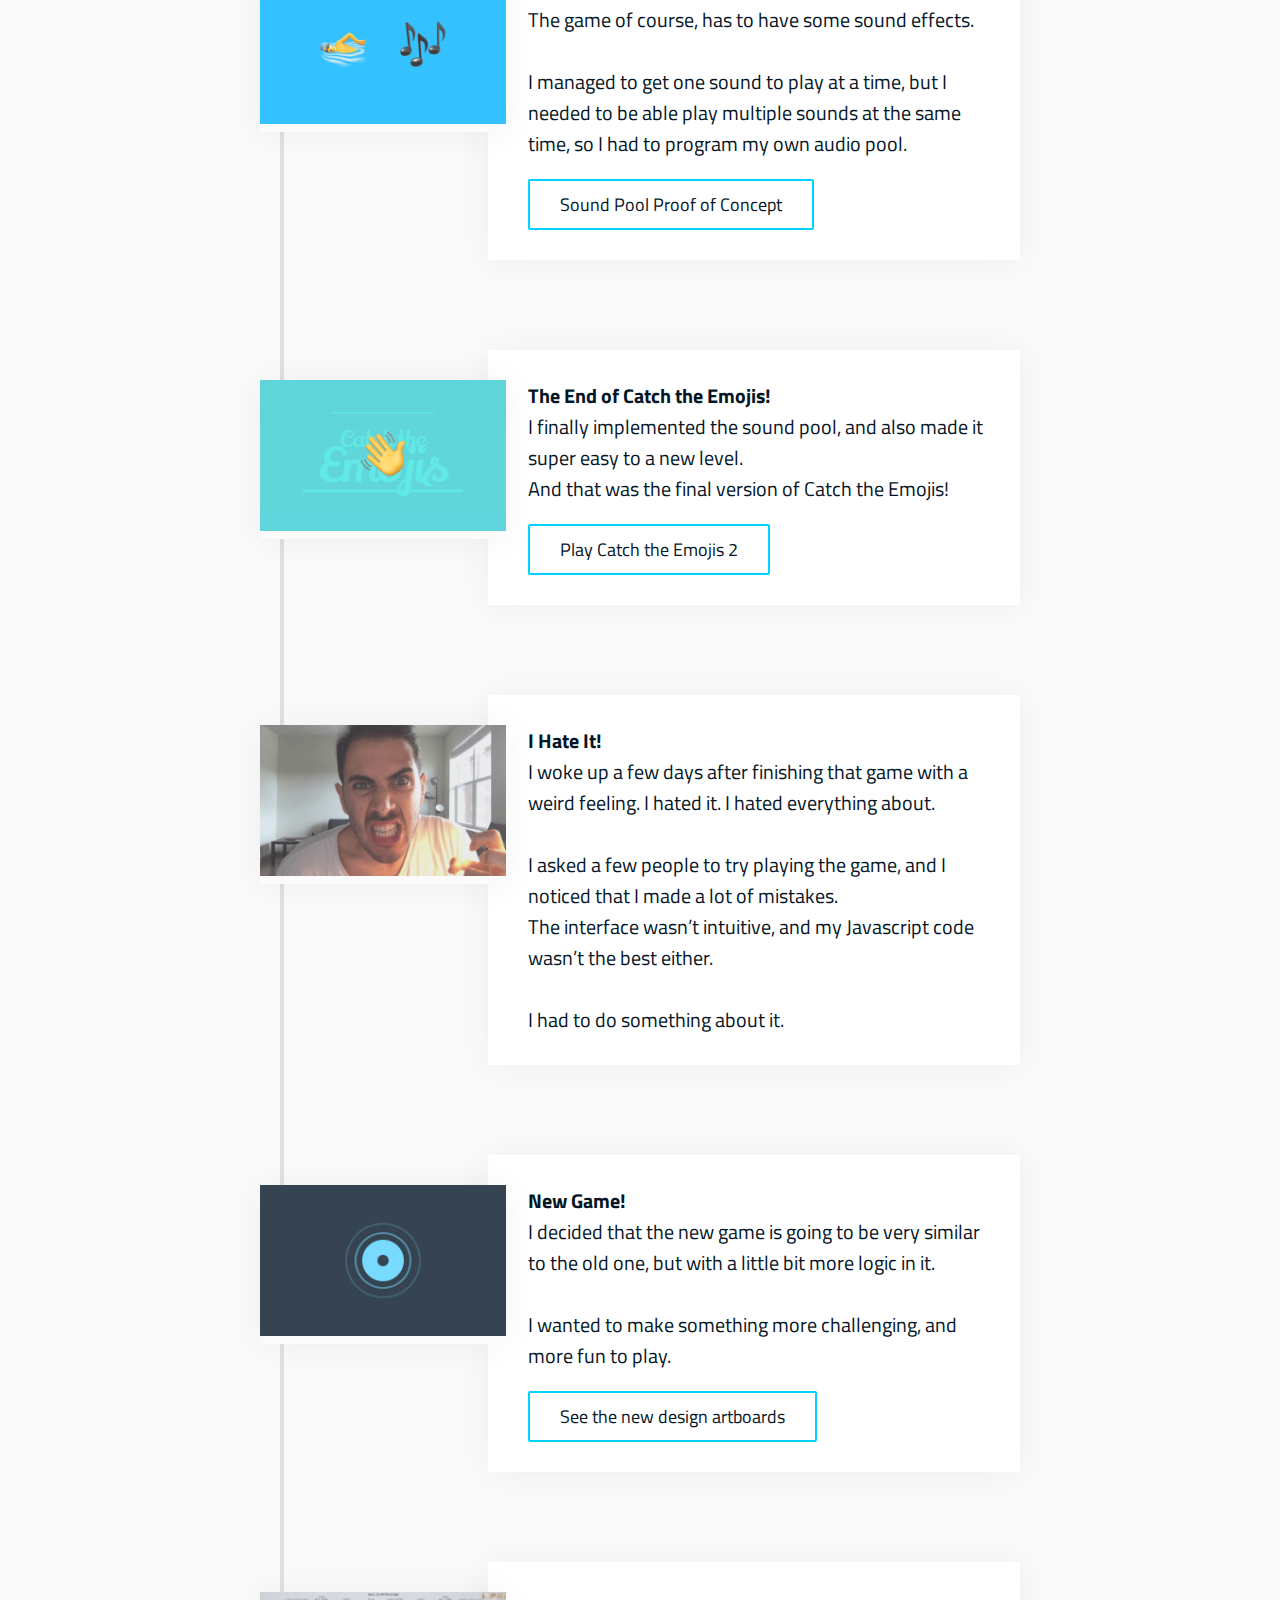
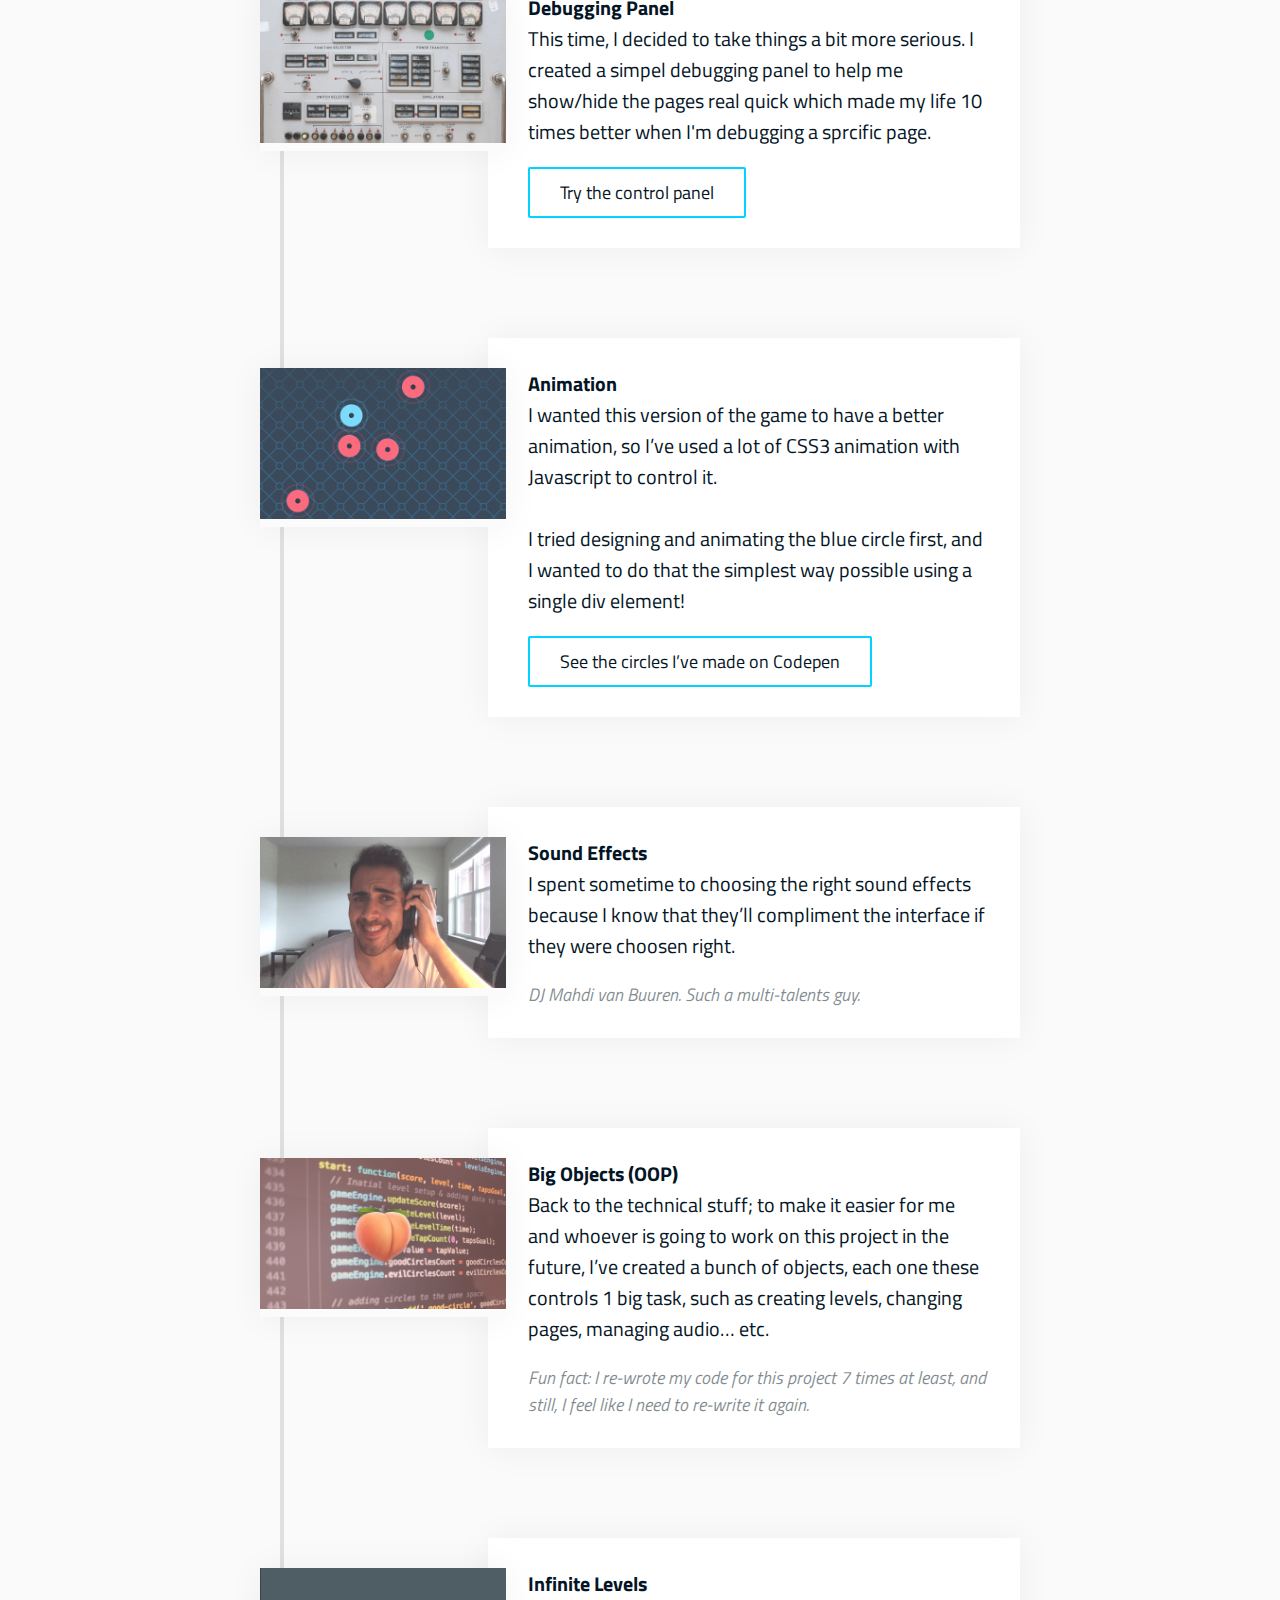
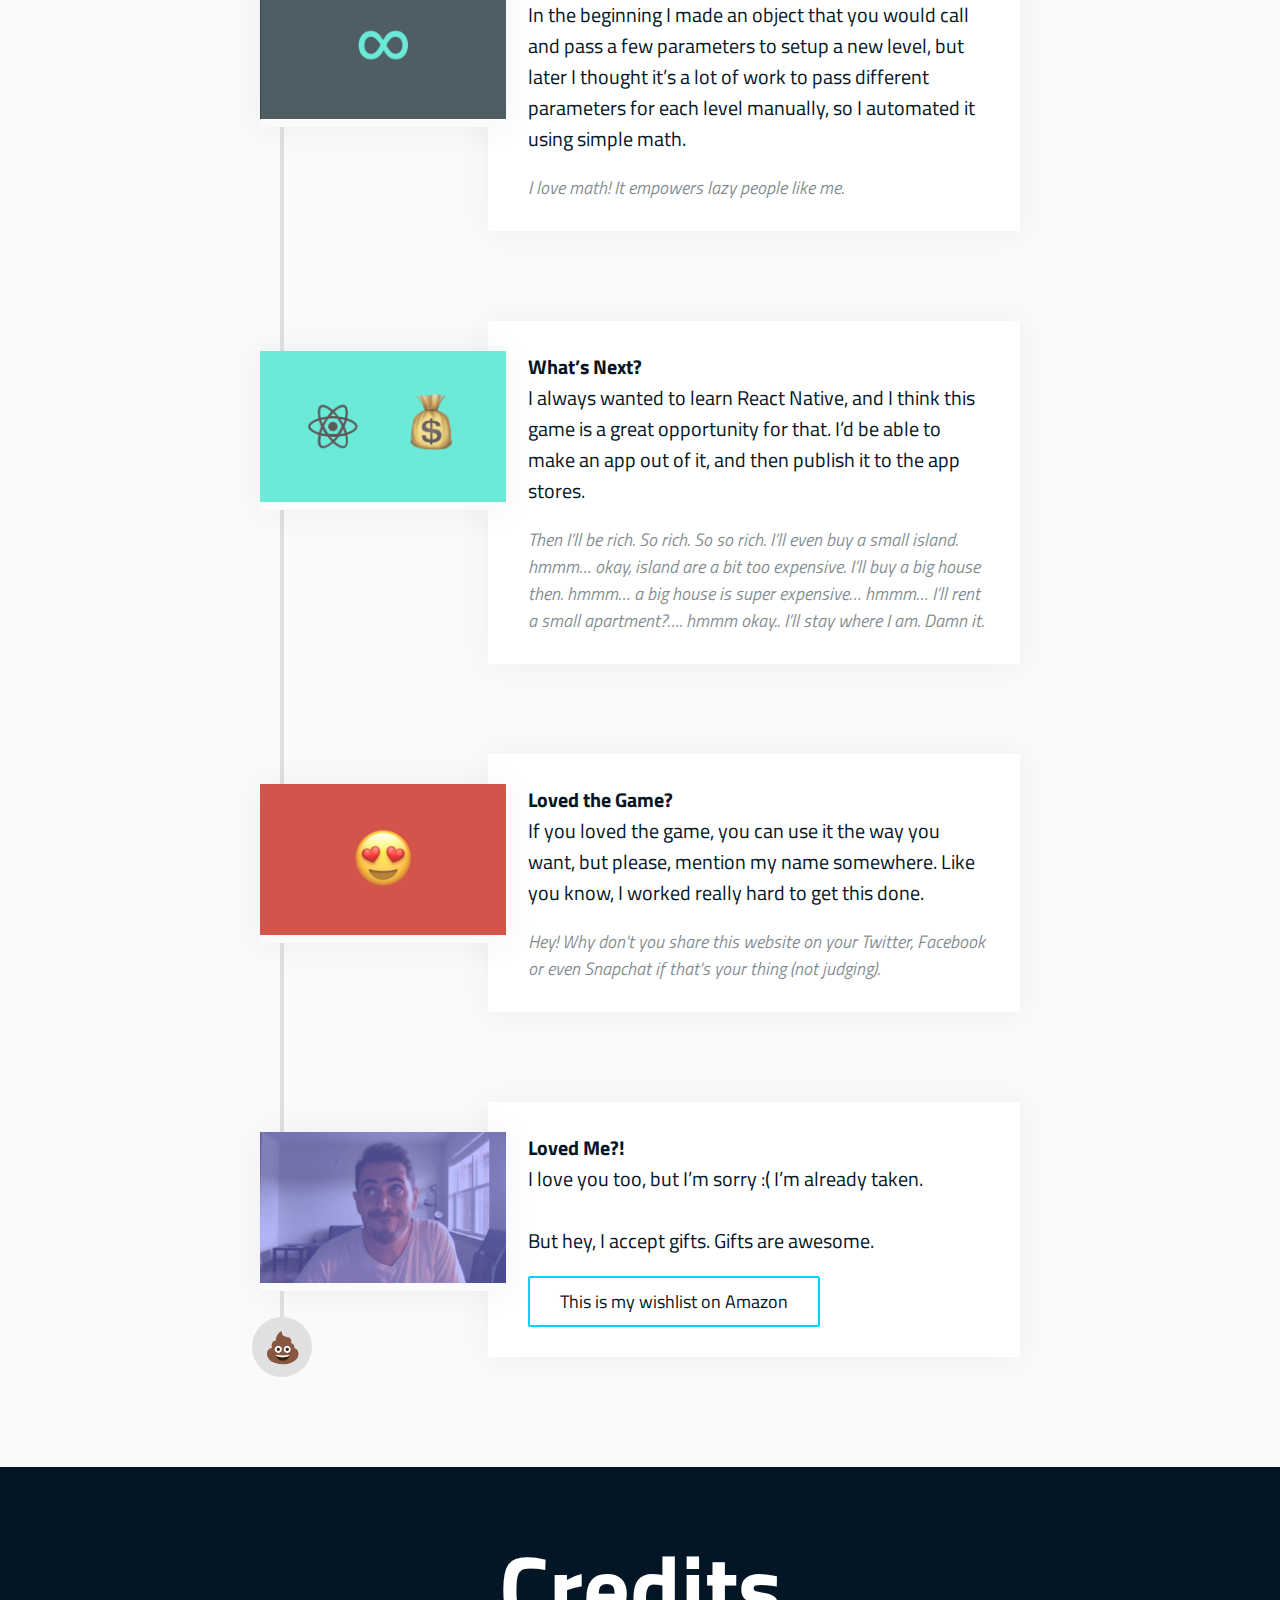
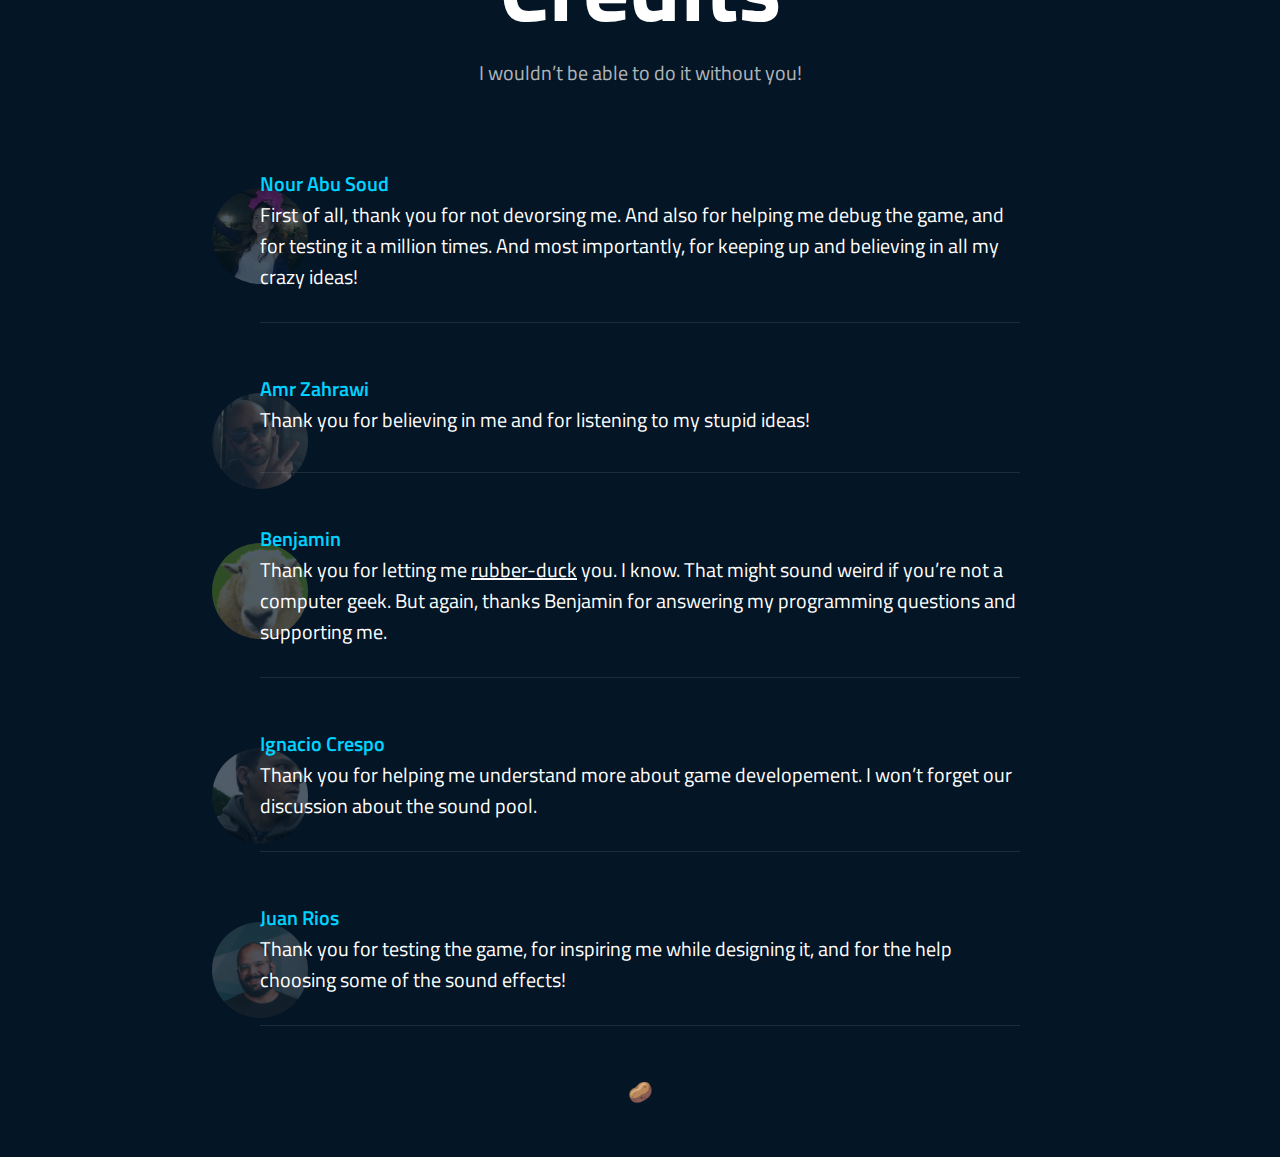
<file: games/taptap/index.html>
<!DOCTYPE html>
<html lang="en">
    <head>
        <meta charset="UTF-8">
        <meta name="viewport" content="width=device-width, initial-scale=1">

        <title>TapTapTap - Open source tapping game built with Javascript</title>
        <meta name="description" content="Open source tapping game built with Javascript"/>

        <link rel="stylesheet" href="style/main.css">
        <link href="https://fonts.googleapis.com/css?family=Titillium+Web:300,400,600,700" rel="stylesheet">

        <!-- favicon -->
        <link rel="apple-touch-icon" sizes="180x180" href="/favicons/apple-touch-icon.png">
        <link rel="icon" type="image/png" href="/favicons/favicon-32x32.png" sizes="32x32">
        <link rel="icon" type="image/png" href="/favicons/favicon-16x16.png" sizes="16x16">
        <link rel="manifest" href="/favicons/manifest.json">
        <link rel="mask-icon" href="/favicons/safari-pinned-tab.svg" color="#0b1d31">
        <link rel="shortcut icon" href="/favicons/favicon.ico">
        <meta name="msapplication-config" content="/favicons/browserconfig.xml">
        <meta name="theme-color" content="#0b1d31">

        <!-- OG Details -->
        <meta property="og:title" content="TapTapTap" />
        <meta property="og:description" content="Open source tapping game built with Javascript" />
        <meta property="og:site_name" content="TapTapTap - Open source tapping game built with Javascript" />
        <meta property="og:type" content="website" />
        <meta property="og:url" content="https://taptaptap.click/" />
        <meta property="og:image" content="https://taptaptap.click/images/im-og_image.png" />
    </head>
    <body>
        <div class="section-container section-home">
            <div class="section-wrapper home-section-wrapper">
                <div class="logo-container">
                    <div class="logo"></div>
                    <div class="pulsing-circle"></div>
                </div>
                <h2 class="home-subtitle">Open source tapping game built with Javascript</h2>
                <div class="btns-container">
                    <a class="btn btn-pink" href="https://games.timbo.cc/games/taptap/play/">Play</a>
                    <a class="btn btn-outline" href="https://github.com/MahdiF/taptaptap">View on GitHub</a>
                </div>
                <div class="screenshots-container">
                    <div class="desktop-screenshot">
                        <div class="mobile-screenshot"></div>
                    </div>
                </div>
                <a href="#about" class="arrow-down-container"></a>
            </div>
        </div>
        <!-- <nav class="menu-container">
        <ul class="menu">
            <li class="menu-item"><a class="menu_item_link" href="">Home</a></li>
            <li class="menu-item menu-item--selected"><a class="menu_item_link" href="">About</a></li>
            <li class="menu-item"><a class="menu_item_link" href="">Timeline</a></li>
            <li class="menu-item"><a class="menu_item_link" href="">Credits</a></li>
        </ul>
        </nav> -->
        <div id="about" class="section-container section-about">
            <div class="section-wrapper">
                <h2 class="section-title">About</h2> 
                <div class="about-container">
                    <p class="about-text">
                        After 6 months of hard work applying everything I’ve learned in Javascript, I present to you this simple game that works perfectly on both mobile phones and desktop browsers.
                        And of course, I’m sharing the source code with everyone hoping it’d help someone learn more Javascript.
                        <br><br>
                        Yours,<br>
                        Mahdi
                    </p>
                    <div class="short-bio-container">
                        <div class="bio-avatar"><img src="images/avatar-mahdi-alfarra.jpg" alt=""></div>
                        <div class="bio">
                            <h3 class="bio-title">Mahdi Farra</h3>
                            <h4 class="bio-tag-line">Senior Product Designer based in California, USA.</h4>
                            <p class="bio-links">
                                Check my <a href="https://mahdif.com/">website</a>, and follow me on <a href="https://twitter.com/mahdif">Twitter</a>.
                            </p>
                        </div>
                    </div>
                </div>
            </div>
        </div>
        <div class="section-container section-timeline">
            <div class="section-wrapper timeline-section-wrapper">
                <h2 class="section-title">Timeline</h2>
                <div class="timeline_cards_container">
                    <div class="timeline_card">
                        <a href="https://www.google.com/maps/place/Amman,+Jordan/@31.8357604,35.9476308,10z/data=!3m1!4b1!4m5!3m4!1s0x151b5fb85d7981af:0x631c30c0f8dc65e8!8m2!3d31.9453666!4d35.9283716?hl=en" target="_blank" class="timeline_card_image_container"><img src="images/timeline-images/jordan-map.png" alt="" class="timeline_card_image"></a>
                        <div class="timeline_card_content">
                            <h4 class="timeline_card_title">Main Idea</h4>
                            <p class="timeline_card_text">The main idea came to me when I was on vacation in Jordan.</p>
                            <p class="timeline_card_comment">No. They don’t ride camels for work.</p>
                        </div>
                    </div>
                    <div class="timeline_card">
                        <a target="_blank" class="timeline_card_image_container"><img src="images/timeline-images/tiny-project-code.png" alt="" class="timeline_card_image"></a>
                        <div class="timeline_card_content">
                            <h4 class="timeline_card_title">Tiny Project</h4>
                            <p class="timeline_card_text">I wanted to make a tiny project to prove that I’ve learned something in Javascript.</p>
                            <p class="timeline_card_comment">I’m doing something with my life. Finally.</p>
                        </div>
                    </div>
                    <div class="timeline_card">
                        <a target="_blank" class="timeline_card_image_container"><img src="images/timeline-images/my-friend-amr.png" alt="" class="timeline_card_image"></a>
                        <div class="timeline_card_content">
                            <h4 class="timeline_card_title">My Childhood Friend Loved My Idea!</h4>
                            <p class="timeline_card_text">While I was in Jordan, I went out to see my childhood friend, Amr. I told him about a stupid idea for a game.
Amr loved the idea! And that’s when I decided I should go ahead and work on it!</p>
                            <p class="timeline_card_comment">I know. Amr looks like Pitbull in this photo.</p>
                        </div>
                    </div>
                    <div class="timeline_card">
                        <a target="_blank" class="timeline_card_image_container"><img src="images/timeline-images/whac-a-mole-game.png" alt="" class="timeline_card_image"></a>
                        <div class="timeline_card_content">
                            <h4 class="timeline_card_title">Whac-A-Mole</h4>
                            <p class="timeline_card_text">The idea was a simple tiny game,very similar to the famous <a href="https://en.wikipedia.org/wiki/Whac-A-Mole" class="timeline_card_link">Whac-A-Mole</a> game. The main difference is that my game will use Emoji’s instead of moles.</p>
                            <p class="timeline_card_comment">Wow! Such Genius! Much Smartness! Cool!</p>
                        </div>
                    </div>
                    <div class="timeline_card">
                        <a class="timeline_card_image_container"><img src="images/timeline-images/first-proof-of-concept.png" alt="" class="timeline_card_image"></a>
                        <div class="timeline_card_content">
                            <h4 class="timeline_card_title">Proof of Concept</h4>
                            <p class="timeline_card_text">I wanted to make a small project to prove to myself that it’s doable in Javascript.</p>
                            <a href="/prototypes/1_poc/" class="timeline_card_btn">First proof of concept</a>
                        </div>
                    </div>
                    <div class="timeline_card">
                        <a class="timeline_card_image_container"><img src="images/timeline-images/responsive-love.png" alt="" class="timeline_card_image"></a>
                        <div class="timeline_card_content">
                            <h4 class="timeline_card_title">Responsive Love</h4>
                            <p class="timeline_card_text">After I managed to make the first proof of concept, I decided to try making it responsive to test it on my mobile phone.</p>
                            <a href="/prototypes/2_poc_responsive_love/" class="timeline_card_btn">First responsive proof of concept</a>
                            <p class="timeline_card_comment">Mobile first they say. I say second, third… do whatever is easier for you.</p>
                        </div>
                    </div>
                    <p class="timeline_inline_paragraph">💩 It’s going to get very technical from here on. Run if you’re not a nerd.</p>
                    <div class="timeline_card">
                        <a class="timeline_card_image_container"><img src="images/timeline-images/replacing-emojis-with-images.png" alt="" class="timeline_card_image"></a>
                        <div class="timeline_card_content">
                            <h4 class="timeline_card_title">Emoji’s Photos &amp; Random Sounds</h4>
                            <p class="timeline_card_text">I was using regluar emoji characters, and these have unpredictable width and height, so I though I’d better use images instead. I also tried spicing things up by making the clicking sound change everytime you click on an emoji!</p>
                            <a href="/prototypes/3_poc_emoji_images_random_sounds/" class="timeline_card_btn">Images for emoji’s prototype</a>
                        </div>
                    </div>
                    <div class="timeline_card">
                        <a class="timeline_card_image_container"><img src="images/timeline-images/catch-the-emojis.png" alt="" class="timeline_card_image"></a>
                        <div class="timeline_card_content">
                            <h4 class="timeline_card_title">Catch the Emojis</h4>
                            <p class="timeline_card_text">After doing a lot of expermients I thought it’s time to give that game a name and a better user interface.</p>
                            <a href="/prototypes/4_poc_catch_the_emojis/" class="timeline_card_btn">Play Catch the Emojis</a>
                            <p class="timeline_card_comment">I know! That neon red is ridiculous. I mean awesome.</p>
                        </div>
                    </div>
                    <div class="timeline_card">
                        <a class="timeline_card_image_container"><img src="images/timeline-images/sound-pool.png" alt="" class="timeline_card_image"></a>
                        <div class="timeline_card_content">
                            <h4 class="timeline_card_title">Sound Pool</h4>
                            <p class="timeline_card_text">The game of course, has to have some sound effects.<br>
                                <br>
                                I managed to get one sound to play at a time, but I needed to be able play multiple sounds at the same time, so I had to program my own audio pool.</p>
                            <a href="/prototypes/5_poc_sound_pool/" class="timeline_card_btn">Sound Pool Proof of Concept</a>
                        </div>
                    </div>
                    <div class="timeline_card">
                        <a class="timeline_card_image_container"><img src="images/timeline-images/end-of-catch-the-emojis.png" alt="" class="timeline_card_image"></a>
                        <div class="timeline_card_content">
                            <h4 class="timeline_card_title">The End of Catch the Emojis!</h4>
                            <p class="timeline_card_text">I finally implemented the sound pool, and also made it super easy to   a new level. <br>And that was the final version of Catch the Emojis!</p>
                            <a href="/prototypes/6_poc_catch_the_emojis_finale/" class="timeline_card_btn">Play Catch the Emojis 2</a>
                        </div>
                    </div>
                    <div class="timeline_card">
                        <a class="timeline_card_image_container"><img src="images/timeline-images/mahdi-hates-the-game.png" alt="" class="timeline_card_image"></a>
                        <div class="timeline_card_content">
                            <h4 class="timeline_card_title">I Hate It!</h4>
                            <p class="timeline_card_text">I woke up a few days after finishing that game with a weird feeling. I hated it. I hated everything about.<br>
                                <br>
                                I asked a few people to try playing the game, and I noticed that I made a lot of mistakes.<br>
                                The interface wasn’t intuitive, and my Javascript code wasn’t the best either.<br>
                                <br>
                                I had to do something about it.
                            </p>
                        </div>
                    </div>
                    <div class="timeline_card">
                        <a class="timeline_card_image_container"><img src="images/timeline-images/new-game-tap-tap-tap.png" alt="" class="timeline_card_image"></a>
                        <div class="timeline_card_content">
                            <h4 class="timeline_card_title">New Game!</h4>
                            <p class="timeline_card_text">I decided that the new game is going to be very similar to the old one, but with a little bit more logic in it.<br>
                                <br>
                                I wanted to make something more challenging, and more fun to play.
                            </p>
                            <a href="/prototypes/7_taptaptap_design.png" class="timeline_card_btn">See the new design artboards</a>
                        </div>
                    </div>
                    <div class="timeline_card">
                        <a class="timeline_card_image_container"><img src="images/timeline-images/debugging-control-panel.png" alt="" class="timeline_card_image"></a>
                        <div class="timeline_card_content">
                            <h4 class="timeline_card_title">Debugging Panel</h4>
                            <p class="timeline_card_text">This time, I decided to take things a bit more serious. I created a simpel debugging panel to help me show/hide the pages real quick which made my life 10 times better when I'm debugging a sprcific page.</p>
                            <a href="/prototypes/8_debugging_panel/" class="timeline_card_btn">Try the control panel</a>
                        </div>
                    </div>
                    <div class="timeline_card">
                        <a class="timeline_card_image_container"><img src="images/timeline-images/tap-tap-tap-game-animation.gif" alt="" class="timeline_card_image"></a>
                        <div class="timeline_card_content">
                            <h4 class="timeline_card_title">Animation</h4>
                            <p class="timeline_card_text">I wanted this version of the game to have a better animation, so I’ve used a lot of CSS3 animation with Javascript to control it.<br>
                                <br>
                                I tried designing and animating the blue circle first, and I wanted to do that the simplest way possible using a single div element!
                            </p>
                            <a href="https://codepen.io/mahdi/pen/kXzQRk" class="timeline_card_btn">See the circles I’ve made on Codepen</a>
                        </div>
                    </div>
                    <div class="timeline_card">
                        <a class="timeline_card_image_container"><img src="images/timeline-images/dj-mahdi-al-farra.png" alt="" class="timeline_card_image"></a>
                        <div class="timeline_card_content">
                            <h4 class="timeline_card_title">Sound Effects</h4>
                            <p class="timeline_card_text">I spent sometime to choosing the right sound effects because I know that they’ll compliment the interface if they were choosen right.</p>
                            <p class="timeline_card_comment">DJ Mahdi van Buuren. Such a multi-talents guy.</p>
                        </div>
                    </div>
                    <div class="timeline_card">
                        <a class="timeline_card_image_container"><img src="images/timeline-images/game-objects.png" alt="" class="timeline_card_image"></a>
                        <div class="timeline_card_content">
                            <h4 class="timeline_card_title">Big Objects (OOP)</h4>
                            <p class="timeline_card_text">Back to the technical stuff; to make it easier for me and whoever is going to work on this project in the future, I’ve created a bunch of objects, each one these controls 1 big task, such as creating levels, changing pages, managing audio… etc.</p>
                            <p class="timeline_card_comment">Fun fact: I re-wrote my code for this project 7 times at least, and still, I feel like I need to re-write it again.</p>
                        </div>
                    </div>
                    <div class="timeline_card">
                        <a class="timeline_card_image_container"><img src="images/timeline-images/infinite-levels.png" alt="" class="timeline_card_image"></a>
                        <div class="timeline_card_content">
                            <h4 class="timeline_card_title">Infinite Levels</h4>
                            <p class="timeline_card_text">In the beginning I made an object that you would call and pass a few parameters to setup a new level, but later I thought it’s a lot of work to pass different parameters for each level manually, so I automated it using simple math.</p>
                            <p class="timeline_card_comment">I love math! It empowers lazy people like me.</p>
                        </div>
                    </div>
                    <div class="timeline_card">
                        <a class="timeline_card_image_container"><img src="images/timeline-images/whats-next-react-native.png" alt="" class="timeline_card_image"></a>
                        <div class="timeline_card_content">
                            <h4 class="timeline_card_title">What’s Next?</h4>
                            <p class="timeline_card_text">I always wanted to learn React Native, and I think this game is a great opportunity for that. I’d be able to make an app out of it, and then publish it to the app stores.</p>
                            <p class="timeline_card_comment">Then I’ll be rich. So rich. So so rich. I’ll even buy a small island. hmmm… okay, island are a bit too expensive. I’ll buy a big house then. hmmm… a big house is super expensive… hmmm… I’ll rent a small apartment?…. hmmm okay.. I’ll stay where I am.
                                Damn it.</p>
                        </div>
                    </div>
                    <div class="timeline_card">
                        <a class="timeline_card_image_container"><img src="images/timeline-images/loved-the-game.png" alt="" class="timeline_card_image"></a>
                        <div class="timeline_card_content">
                            <h4 class="timeline_card_title">Loved the Game?</h4>
                            <p class="timeline_card_text">If you loved the game, you can use it the way you want, but please, mention my name somewhere. Like you know, I worked really hard to get this done.</p>
                            <p class="timeline_card_comment">Hey! Why don't you share this website on your Twitter, Facebook or even Snapchat if that's your thing (not judging).</p>
                        </div>
                    </div>
                    <div class="timeline_card">
                        <a class="timeline_card_image_container"><img src="images/timeline-images/loved-me.png" alt="" class="timeline_card_image"></a>
                        <div class="timeline_card_content">
                            <h4 class="timeline_card_title">Loved Me?!</h4>
                            <p class="timeline_card_text">I love you too, but I’m sorry :( I’m already taken.<br>
                                <br>
                                But hey, I accept gifts. Gifts are awesome.</p>
                                <a href="http://a.co/eJctK2F" class="timeline_card_btn">This is my wishlist on Amazon</a>
                        </div>
                    </div>
                </div>    
            </div>
        </div>
        <div class="section-container section-credits">
            <div class="section-wrapper credits-section-wrapper">
                <h2 class="section-title">Credits</h2>
                <p class="credits-subtitle">I wouldn’t be able to do it without you!</p>
                <div class="credits-card-container">
                    <div class="credits-card">
                        <img src="images/credits-images/nour-abu-saud.jpg" alt="avatar of Nour Abu Saud" class="credits-card-avatar">
                        <a href="https://twitter.com/Nour_ASoud" class="credits-card-name-title">Nour Abu Soud</a>
                        <p class="credits-card-description">
                            First of all, thank you for not devorsing me. And also for helping me debug the game, and for testing it a million times. And most importantly, for keeping up and believing in all my crazy ideas!
                        </p>
                    </div>
                    <div class="credits-card">
                        <img src="images/credits-images/amr-zahrawi.png" alt="avatar of Amr Zahrawi" class="credits-card-avatar">
                        <a class="credits-card-name-title">Amr Zahrawi</a>
                        <p class="credits-card-description">
                            Thank you for believing in me and for listening to my stupid ideas!
                        </p>
                    </div>
                    <div class="credits-card">
                        <img src="images/credits-images/benjamin.png" alt="avatar of Benjamin" class="credits-card-avatar">
                        <a href="https://twitter.com/smorkolama" class="credits-card-name-title">Benjamin</a>
                        <p class="credits-card-description">
                            Thank you for letting me <a href="">rubber-duck</a> you. I know. That might sound weird if you’re not a computer geek.
                            But again, thanks Benjamin for answering my programming questions and supporting me.
                        </p>
                    </div>
                    <div class="credits-card">
                        <img src="images/credits-images/ignacio-crespo.jpg" alt="avatar of Ignacio Crespo" class="credits-card-avatar">
                        <a href="https://twitter.com/itcrespo" class="credits-card-name-title">Ignacio Crespo</a>
                        <p class="credits-card-description">
                            Thank you for helping me understand more about game developement. I won’t forget our discussion about the sound pool.
                        </p>
                    </div>
                    <div class="credits-card">
                        <img src="images/credits-images/juan-rios.jpg" alt="avatar of Juan Rios" class="credits-card-avatar">
                        <a href="https://juanrios.me/" class="credits-card-name-title">Juan Rios</a>
                        <p class="credits-card-description">
                            Thank you for testing the game, for inspiring me while designing it, and for the help choosing some of the sound effects!
                        </p>
                    </div>
                </div>
                <p style="text-align:center">🥔</p>
            </div>
        </div>
        
    </body>
</html>
</file>
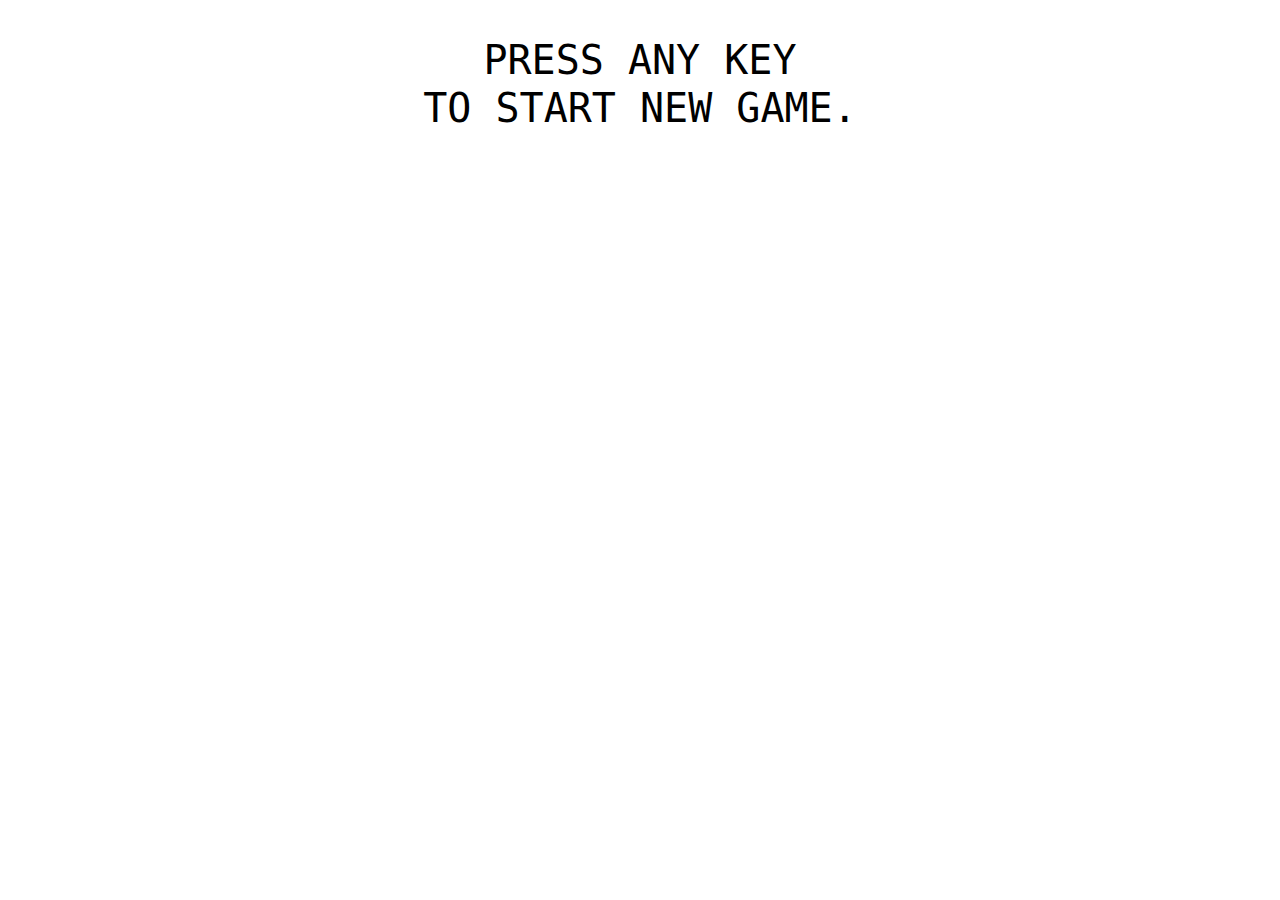
<file: games/tetris-light/index.html>
<html style="font-size:40px;line-height:.6;text-align:center"><pre id="g" style="display:inline-block"></pre><script>var e=[[4,5,6,7],[0,4,5,6],[2,4,5,6],[1,2,5,6],[1,2,4,5],[1,4,5,6],[0,1,5,6]].map(function(c){var b=[],a,d;c.forEach(function(c){a=c%4;d=Math.floor(c/4);b.push([a,d])});return b}),f=[],g,h,k,l,m,n;function p(c,b){var a=k.every(function(a){var q=a[0]+m+c;a=a[1]+n+b;return 0<=q&&9>=q&&15>=a&&!f[q][a]});a&&(m+=c,n+=b,r());return a}function t(){l=Math.floor(Math.random()*e.length);k=e[l];m=Math.floor(7*Math.random());n=-2;for(var c=Math.floor(3*Math.random()),b=0;b<c;b++)u()}function v(){if(!p(0,1))if(k.some(function(a){return 1>a[1]+n}))document.querySelector("#g").innerHTML="GAME OVER.\n\n\nSCORE: "+g+"\n\n\nPRESS ANY KEY\n\nTO START NEW GAME.",h=0;else{k.forEach(function(a){f[a[0]+m][a[1]+n]=1});t();for(var c=[],b,a=0;16>a;a++){b=!0;for(var d=0;10>d;d++)if(!f[d][a]){b=!1;break}b&&c.unshift(a)}if(c.length)for(g+=c.length,b=1,a=c.shift()-1;0<=a;a--)if(c.length&&c[0]===a)c.shift(),b++;else for(d=0;10>d;d++)f[d][a+b]=f[d][a];r()}}function r(){var c=JSON.parse(JSON.stringify(f));k.forEach(function(a){c[a[0]+m][a[1]+n]=1});for(var b="SCORE: "+"0".repeat(10-(g+"").length-5)+g+"\n",b=b+("\u25a1".repeat(12)+"\n"),a=0;16>a;a++){for(b=b+"\u25a1",d=0;10>d;d++)b+=c[d][a]?"\u25a0":" ";b+="\u25a1\n"}b+="\u25a1".repeat(12);document.querySelector("#g").innerHTML=b}function u(){if(3!==l){var c=[],b=!0;k.forEach(function(a){var d=2-a[1];a=a[0];0===l&&k[0][0]==k[1][0]&&(d+=1);0>d+m||0>a+n||10<=d+m||16<=a+n?b=!1:f[d+m][a+n]&&(b=!1);c.push([d,a])});b&&(k=c,r())}}var w={37:p.bind(null,-1,0),39:p.bind(null,1,0),40:p.bind(null,0,1),38:u};document.onkeydown=function(c){if(h&&c.keyCode in w)w[c.keyCode]()};document.onkeypress=function(){if(!h){for(var c=g=0;10>c;c++){f[c]=[];for(var b=0;16>b;b++)f[c][b]=0}t();r();h=1}};document.querySelector("#g").innerHTML="PRESS ANY KEY\n\nTO START NEW GAME.";setInterval(function(){h&&v()},400);</script></html>
</file>
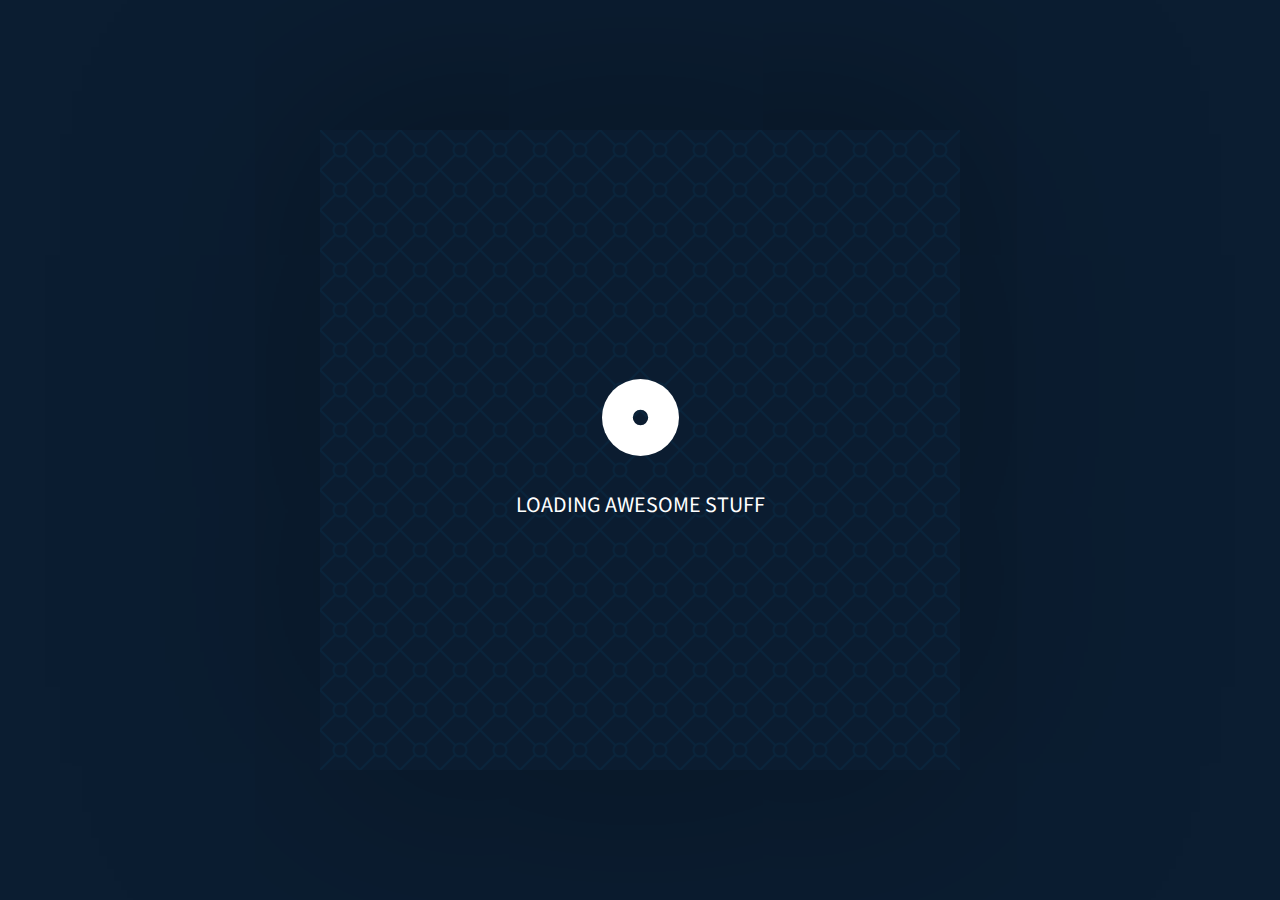
<file: games/taptap/play/index.html>
<!DOCTYPE html>
<html lang="en">
<head>
	<title>Tap Tap Tap - Open source tapping game built with Javascript</title>
	<meta name="description" content="Open source tapping game built with Javascript"/>
	<link href="style.css" rel="stylesheet">
	<meta charset="UTF-8">
	<meta name="viewport" content="width=device-width, initial-scale=1.0, maximum-scale=1.0, user-scalable=no"/>
	<meta name="HandheldFriendly" content="true"/>
	<meta name="apple-mobile-web-app-capable" content="yes" />
	<link href="https://fonts.googleapis.com/css?family=Source+Sans+Pro:300,400,600" rel="stylesheet">

	<!-- favicon -->
	<link rel="apple-touch-icon" sizes="180x180" href="/favicons/apple-touch-icon.png">
	<link rel="icon" type="image/png" href="/favicons/favicon-32x32.png" sizes="32x32">
	<link rel="icon" type="image/png" href="/favicons/favicon-16x16.png" sizes="16x16">
	<link rel="manifest" href="/favicons/manifest.json">
	<link rel="mask-icon" href="/favicons/safari-pinned-tab.svg" color="#0b1d31">
	<link rel="shortcut icon" href="/favicons/favicon.ico">
	<meta name="msapplication-config" content="/favicons/browserconfig.xml">
	<meta name="theme-color" content="#0b1d31">

	<!-- OG Details -->
	<meta property="og:title" content="TapTapTap" />
	<meta property="og:description" content="Open source tapping game built with Javascript" />
	<meta property="og:site_name" content="TapTapTap - Open source tapping game built with Javascript" />
	<meta property="og:type" content="website" />
	<meta property="og:url" content="https://taptaptap.click/" />
	<meta property="og:image" content="https://taptaptap.click/images/im-og_image.png" />


</head>
<body ontouchstart="">

	<div class="admin-cp">
		<button class="admin-cp-button" type="button" name="button">Hide / Show Panel</button>
		<div class="admin-cp-items hidden">
			<label class="vzbltyLabel" for="splashPageToggle">
				<input type="radio" name="pT" class="toggleCheckbox" id="splashPageToggle">Splash Page
			</label>
			<label class="vzbltyLabel" for="gameMenuPageToggle">
				<input type="radio" name="pT" class="toggleCheckbox" id="gameMenuPageToggle" checked="checked">Game Menu Page
			</label>
			<label class="vzbltyLabel" for="aboutPageToggle">
				<input type="radio" name="pT" class="toggleCheckbox" id="aboutPageToggle">About Page
			</label>
			<label class="vzbltyLabel" for="highScorePageToggle">
				<input type="radio" name="pT" class="toggleCheckbox" id="highScorePageToggle">High Score Page
			</label>
			<label class="vzbltyLabel" for="tutorialPageToggle">
				<input type="radio" name="pT" class="toggleCheckbox" id="tutorialPageToggle">Tutorial Page
			</label>
			<label class="vzbltyLabel" for="playDelayPageToggle">
				<input type="radio" name="pT" class="toggleCheckbox" id="playDelayPageToggle">PLay Delay Page
			</label>

			<label class="vzbltyLabel" for="playAreaPageToggle">
				<input type="radio" name="pT" class="toggleCheckbox" id="playAreaPageToggle">PLay Area Page
			</label>
			<label class="vzbltyLabel" for="pauseMenuPageToggle">
				<input type="radio" name="pT" class="toggleCheckbox" id="pauseMenuPageToggle">Pause Menu Page
			</label>
			<label class="vzbltyLabel" for="youLostPageToggle">
				<input type="radio" name="pT" class="toggleCheckbox" id="youLostPageToggle">You Lost Page
			</label>
			<label class="vzbltyLabel" for="levelPassedPageToggle">
				<input type="radio" name="pT" class="toggleCheckbox" id="levelPassedPageToggle">Level Passed Page
			</label>
		</div>
	</div>

	<div class="main-wrapper">

		<!-- SPLASH/LOADING PAGE -->
		<div id="pageSplash" class="page-cont page-splash page-faded-bg">
			<div class="fixed-75w-wrapper">
				<div id="splashScreenLogo" class="tpbl-circle c-white splash-screen-logo"></div>
				<div id="splashScreenTxt">
					Loading AWESOME STUFF
				</div>
			</div>
		</div>

		<!-- GAME MENU PAGE -->
		<div id="pageGameMenu" class="page-cont page-game-menu page-faded-bg">
			<div class="fixed-75w-wrapper">
				<div class="gm-menu-header-cont">
					<div class="tpbl-circle c-blue gm-menu-logo-bg"></div>
					<h1 class="gm-menu-title">Tap Tap Tap</h1>
					<h2 class="gm-menu-subtitle">Every Tap Matters</h2>
				</div>
				<button id="newGameBtn" class="gm-btn btn-blue" type="button" name="button">New Game</button>
				<!-- <button id="highScoresBtn" class="gm-btn" type="button" name="button">Best Score</button> -->
				<button id="aboutBtn" class="gm-btn" type="button" name="button">About</button>
			</div>
		</div>

		<!-- ABOUT PAGE -->
		<div id="pageAbout" class="page-cont page-about page-faded-bg anmtd-grdnt-bg blu-grdnt-bg no-bg">
			<div class="fixed-75w-wrapper">
				<div class="info-screen-title-cont">
					<div class="info-screen-ttl-txt-bld">About</div>
				</div>
				<div class="info-screen-txt-cont">
					<div>Created by</div>
					<a href="http://mahdif.com/" class="txt-bold">Mahdi Farra</a>
					<hr>
					<div>Credits</div>
					<div class="credits-cont">
						<ul class="credits-list">
							<li>Nour Abu Saud</li>
							<li>Ahmed El Gabri</li>
							<li>Gustavo Siqueira</li>
							<li>Eduardo Abreu</li>
							<li>Michael Rurka</li>
							<li>Kolton Gagnon</li>
							<li>Philip Rurka</li>
						</ul>
					</div>
				</div>
				<div id="abtPageBackBtn" class="tpbl-circle c-white submit-circle"></div>
			</div>
		</div>

		<!-- NEW HIGH SCORE PAGE -->
		<div id="pageHighScore" class="page-cont page-high-score page-faded-bg anmtd-grdnt-bg rd-grdnt-bg no-bg">
			<div class="fixed-75w-wrapper">
				<div class="info-screen-title-cont">
					<div class="info-screen-icon you-lost-icon"></div>
					<div class="info-screen-ttl-txt-bld">Game Over</div>
					<div >You Lost</div>
				</div>
				<div class="info-screen-txt-cont">
					<div class="info-screen-body-txt-reg">Score</div>
					<div id="lvlLostNewHighScore" class="lvl-fnshd-score-nmb">86</div>
					<div class="info-screen-body-txt-reg">New High Score</div>
					<div class="lvl-fnshd-highscore-icon"></div>
				</div>
				<div class="sbmt-tryagain-txt">Try again?</div>
				<div class="tpbl-circle c-white submit-circle"></div>
			</div>
		</div>

		<!-- GAME TUTORIAL PAGE -->
		<div id="pageTutorial" class="page-cont page-tutorial page-faded-bg">
			<div class="fixed-100w-wrapper">
				<div id="tutPgStartGameBtn" class="tpbl-circle c-blue tut-circle"></div>
				<div class="tut-arrow"></div>
				<h2 class="tut-text">TAP THE CIRCLE<br/>TO START</h2>
			</div>
		</div>

		<!-- PLAY DELAY PAGE -->
		<div id="pagePlayDelay" class="page-cont page-play-delay page-faded-bg">
			<div id="palyDelayCont" class="fixed-75w-wrapper">
				<div class="" id="playDelayNum">
					3
				</div>
			</div>
		</div>


		<!-- GAME PLAY AREA PAGE -->
		<div id="pagePlayArea" class="page-cont page-play-area">

			<div class="game-stats-cont">
				<!-- time progress bar -->
				<div id="gmStatsTimeProgress" class="gm-stats-time-progress"></div>

				<div class="gm-stats-wrapper">
					<!-- pause button -->
					<div class="gm-stats-vcont">
						<button id="gmStatsPauseBtn" class="gm-stats-pause-button"></button>
					</div>
					<!-- score -->
					<div class="gm-stats-vcont">
						<div class="stat-wrapper">
							<div class="gm-stats-title">Score</div>
							<div id="gmStatsScore" class="gm-stats-value">2894</div>
						</div>
					</div>
					<!-- level number -->
					<div class="gm-stats-vcont">
						<div class="stat-wrapper text-align-right">
							<div id="gmStatsLvlNumb" class="gm-stats-title">Level 7</div>
							<div class="gm-stats-value">
								<span id="gmStatsCurrentTapCount" class="gm-stats-tap-count">16</span>
								<span id="gmStatsTotalTapCount">/20</span>
							</div>
						</div>
					</div>
				</div>

			</div>
			<div id="gameSpace" class="game-space">
				<!-- Where the magic happens -->
				<!-- <div class="tpbl-circle c-blue"></div> -->
				<!-- <div class="tpbl-circle c-red"></div> -->
			</div>
		</div>

		<!-- GAME PAUSE PAGE -->
		<div id="pagePauseMenu" class="page-cont page-pause-menu page-faded-bg anmtd-grdnt-bg blu-grdnt-bg no-bg">
			<div class="fixed-75w-wrapper">
				<div class="info-screen-title-cont">
					<div class="info-screen-icon puz-icon"></div>
					<div class="info-screen-ttl-txt-bld">GAME PAUSED</div>
				</div>
				<div class="info-screen-txt-cont">
					<div class="info-screen-body-txt-reg">Score</div>
					<div id="lvlPausedScore" class="lvl-fnshd-score-nmb">521</div>
				</div>
				<div class="puz-menu-btnz-cont">
					<button id="pmCntnuGmBtn" class="gm-btn btn-blue">Continue</button>
					<button id="pmRstrtLvlBtn" class="gm-btn pm-rstrt-lvl-btn">Restart</button>
				</div>
			</div>
		</div>

		<!-- YOU LOST PAGE -->
		<div id="pageYouLost" class="page-cont page-you-lost page-faded-bg anmtd-grdnt-bg rd-grdnt-bg no-bg">
			<div class="fixed-75w-wrapper">
				<div class="info-screen-title-cont">
					<div id="lvlLostIcon" class="info-screen-icon you-lost-icon"></div>
					<div class="info-screen-ttl-txt-bld">Game Over</div>
					<div id="lvlLostTtl" >You Lost</div>
				</div>
				<div class="info-screen-txt-cont">
					<div class="info-screen-body-txt-reg">Score</div>
					<div id="lvlLostScore" class="lvl-fnshd-score-nmb">746</div>
					<!-- <div class="info-screen-body-txt-reg">Best Score</div>
					<div id="lvlLostBestScore" class="lvl-fnshd-score-nmb">146</div> -->
				</div>
				<div class="sbmt-tryagain-txt">Try again?</div>
				<div id="lvlLostTryAgainBtn" class="tpbl-circle c-white submit-circle"></div>
			</div>
		</div>

		<!-- LEVEL PASSED PAGE -->
		<div id="pageLevelPassed" class="page-cont page-level-passed page-faded-bg anmtd-grdnt-bg grn-grdnt-bg no-bg">
			<div class="fixed-75w-wrapper">
				<div class="info-screen-title-cont">
					<div class="info-screen-icon flag-icon"></div>
					<div id="lvlPssdTtl">Level 2</div>
					<div class="info-screen-ttl-txt-bld">Passed</div>
				</div>
				<div class="info-screen-txt-cont">
					<div class="info-screen-body-txt-reg">Score</div>
					<div id="lvlPssdScore" class="lvl-fnshd-score-nmb">521</div>
					<div id="lvlPssdBonusScore" class="grow-animation"></div>
				</div>
				<div id="lvlPssdContinueNextLvlBtn" class="tpbl-circle c-white submit-circle"></div>
			</div>
		</div>

	</div>

	<!-- logic & brain -->
	<script src="js/habibiScript.js"></script>
</body>
</html>
</file>
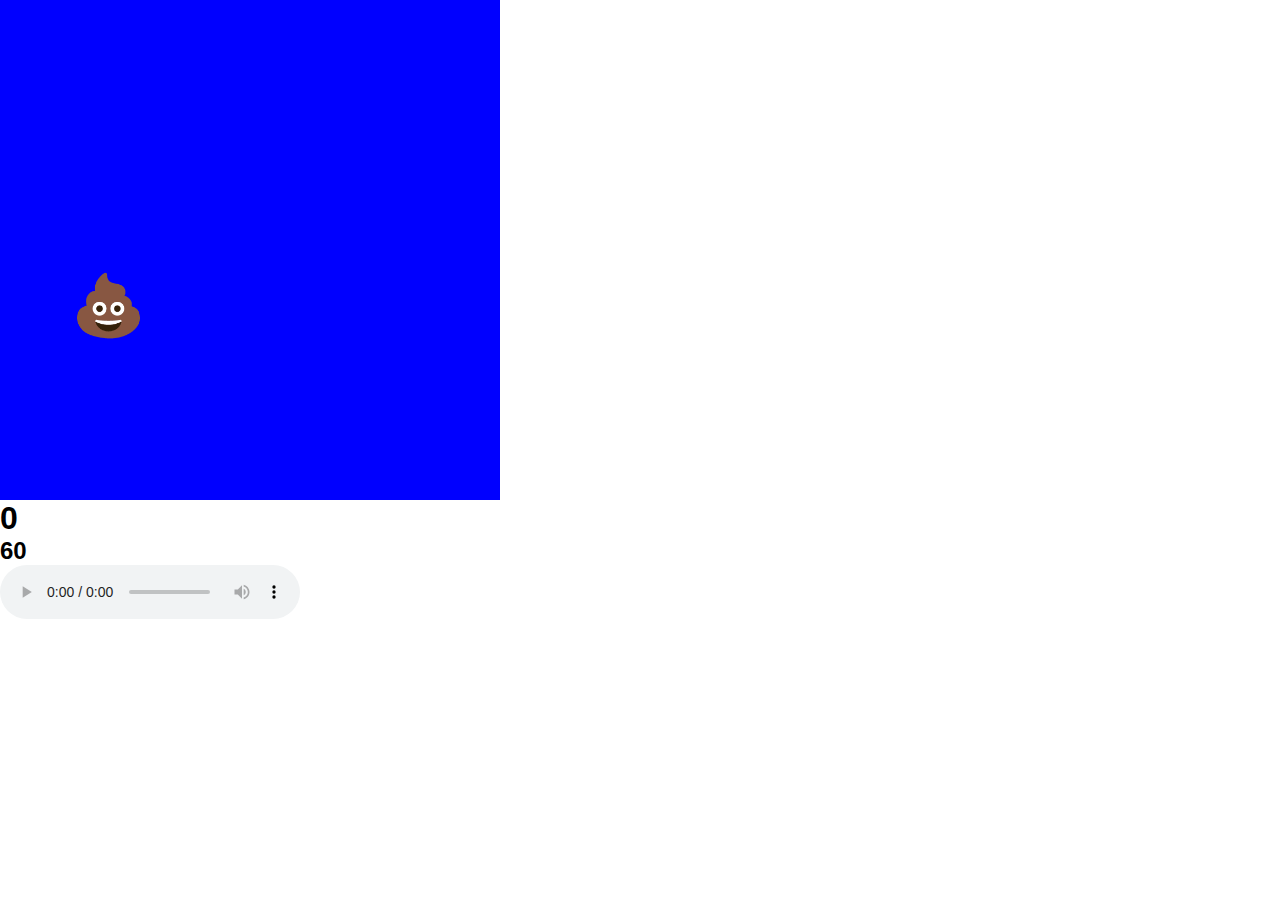
<file: games/taptap/prototypes/1_poc/index.html>
<!DOCTYPE html>
<html lang="en">
<head>
	<title>😂</title>
	<link href="style.css" rel="stylesheet">

	<meta name="viewport" content="width=device-width, initial-scale=1.0, maximum-scale=1.0, user-scalable=no" />
	<meta name="HandheldFriendly" content="true" />
	<meta charset="UTF-8">

</head>
<body>
	<div id="main-container">
		<!-- <div id="red-box">😂</div> -->
	</div>
	<h1 id="clicks-count-box">0</h1>
	<h2 id="count-down-box">60</h2>
	<!-- <audio id="audioPlayer" preload="true"> -->
		<!-- <source src="sounds/tap.wav"> -->
		<!-- <source src="sounds/tap.ogg"> -->
	<!-- </audio> -->
	<script src="js/habibiScript.js"></script>
</body>
</html>
</file>
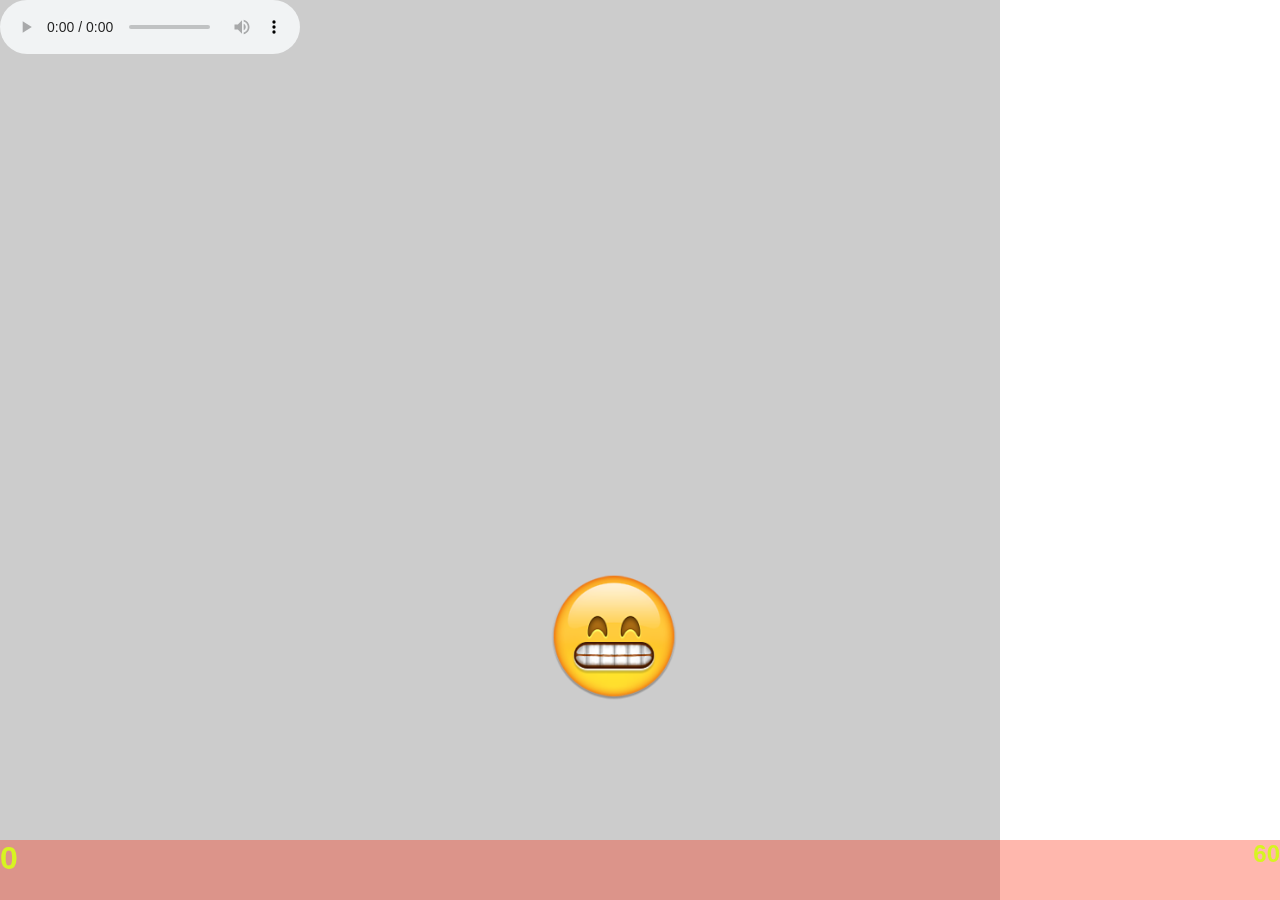
<file: games/taptap/prototypes/3_poc_emoji_images_random_sounds/index.html>
<!DOCTYPE html>
<html lang="en">
<head>
	<title>😂</title>
	<link href="style.css" rel="stylesheet">

	<meta name="viewport" content="width=device-width, initial-scale=1.0, maximum-scale=1.0, user-scalable=no" />
	<meta name="HandheldFriendly" content="true" />
	<meta charset="UTF-8">

</head>
<body>
	<div id="game-container">
	</div>
	<div class="game-info-cont">
		<h1 id="clicksDiv">0</h1>
		<h2 id="countDownDiv">60</h2>
	</div>
	<script src="js/habibiScript.js"></script>
</body>
</html>
</file>
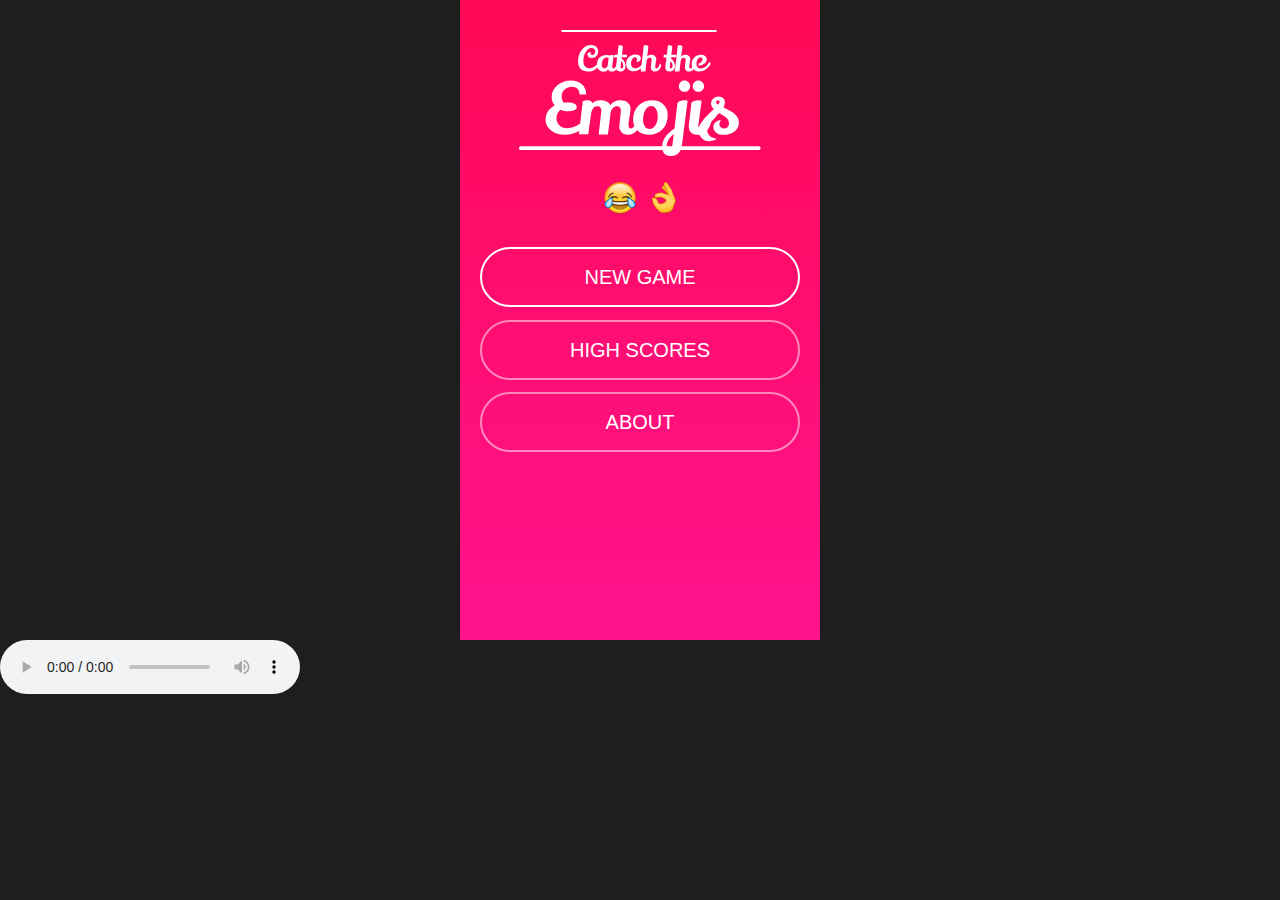
<file: games/taptap/prototypes/4_poc_catch_the_emojis/index.html>
<!DOCTYPE html>
<html lang="en">
<meta charset="UTF-8">
<meta name="viewport" content="width=device-width, initial-scale=1.0, maximum-scale=1.0, user-scalable=no"/>
<meta name="HandheldFriendly" content="true"/>
<meta name="apple-mobile-web-app-capable" content="yes" />
<head>

	<title>Emoji Game</title>
	<link href="style.css" rel="stylesheet">


</head>
<body ontouchstart="">
	<div class="main-wrapper">
		<!-- main menu -->
		<div id="menuCont" class="content-wrapper menu-cont">
			<div class="logo"></div>
			<div class="sec-title-emoji"></div>
			<menu class="menu-buttons-cont">
				<button id="newGameButton" type="button" class="primary-button new-game-button">New Game</button>
				<button id="highScoresButton" type="button" class="primary-button menu-button">High Scores</button>
				<button id="aboutButton" type="button" class="primary-button menu-button">About</button>
			</menu>
		</div>

		<!-- level title -->
		<div id="levelTitleCont" class="content-wrapper level-cont">
			<h2 id="levelNumberTitle" class="level-num">Level 999</h2>
			<h3 id="levelGoalTitle" class="level-goal">Try to catch X emojis in Y seconds.</h3>
			<button id="startLevelButton" type="button" class="primary-button start-level-button" name="button">Start</button>
		</div>

		<!-- game space -->
		<div id="gameSpaceCont" class="content-wrapper game-space-cont">
			<div class="game-header">
				<div class="game-stats-cont">
					<span class="game-stat stat-level">
						<p class="stat-title">Level</p>
						<p id="inGameLevelNum" class="stat-num">999</p>
					</span>
					<span class="game-stat stat-score">
						<p class="stat-title">Score</p>
						<p id="gameScore" class="stat-num">0</p>
					</span>
					<span class="game-stat stat-time">
						<p class="stat-title">Time</p>
						<p id="gameTime" class="stat-num">0</p>
					</span>
				</div>
				<div class="time-progress">
					<div id="progressLine" class="progress-line"></div>
				</div>
			</div>
			<div id="gameSpace" class="game-space">
			</div>
			<button id="pauseGameButton" class="pause-button" type="button" name="button">Pause</button>
		</div>

		<!-- time's up -->
		<div id="timesUpCont" class="content-wrapper times-up-cont">
			<h2 class="pri-title white-text">Time's Up!</h2>
			<h3 id="timesUpDescription" class="sec-title white-text">You catched 16 emoticons, and you had to catch 40 at least to complete this level.</h3>
			<button id="tryAgainButton" type="button" class="primary-button all-white-button">Try Again 👍</button>
			<button id="timesUpEndGameButton" type="button" class="primary-button all-white-button">End Game 😭</button>
		</div>

		<!-- game paused -->
		<div id="gamePausedCont" class="content-wrapper game-pasued-cont">
			<h2 class="pri-title white-text">Game Paused!</h2>
			<h3 id="gamePausedDescription" class="sec-title white-text">You catched 16 of the 40 emoticons you have to catch for this level.</h3>
			<button id="continueGameButton" type="button" class="primary-button all-white-button">Continue 👍</button>
			<button id="gamePauseEndGameButton" type="button" class="primary-button all-white-button">End Game 😭</button>
		</div>

		<!-- level passed -->
		<div id="levelPassedCont" class="content-wrapper level-passed-cont">
			<h2 class="pri-title black-text">You Won!</h2>
			<h3 id="levelPassedDescreption" class="sec-title black-text">You catched all the 30 emoticons!</h3>
			<hr>
			<h3 id="nextLevelDesc" class="sec-title black-text">Now try to catch 40 emoticons.</h3>
			<button id="continueNextLevelButton" type="button" class="primary-button all-black-button">Level 2 👍</button>
		</div>

	</div>
	<!-- logic script -->
	<script src="js/habibiScript.js"></script>
	<script src="js/clickingEngine.js"></script>
</body>
</html>
</file>
<file: assets/css/noscript.css>
/*
	Phantom by HTML5 UP
	html5up.net | @ajlkn
	Free for personal and commercial use under the CCA 3.0 license (html5up.net/license)
*/

/* Tiles */

	body.is-preload .tiles article {
		-moz-transform: none;
		-webkit-transform: none;
		-ms-transform: none;
		transform: none;
		opacity: 1;
	}
</file>
<file: games/candybox2/css/design.css>
/* Body */

body{
    margin: 0; /* No margin ! */
    overflow-y: scroll; /* In order to always show the vertical scrolling bar */
    text-align: center;
}

#aroundStatusBar{
    z-index: 100; /* With this z-index, the status bar will be displayed over the main content (useful when showing the map) */
}

#statusBar{
    /* Other stuff */
    margin-top: 0; /* This one is to make sure the status bar sticks to the top of the page */
    margin-bottom: 0; /* To avoid having a gap between the status bar and the main content */
    display: inline-block;
    background-color: rgb(255, 255, 255); /* White background */
    margin: 0 auto; /* Centering */
}

#mainContent{
    margin-top: 0; /* To avoid having a gap between the main content and the div around it */
    margin-bottom: 0;
    display: inline-block; /* Centering */
    margin: 0 auto; /* Centering */
}

#versionNumber{
    position: fixed;
    bottom: 0px;
    left: 10px;
    font-size: 10px;
}

/* Pre tag */

pre{
    font-family: monospace; /* The pre tag will use the generic "monospace" font family, which should be the default anyway */
    font-size: 1em;
}

/* asciiButton class, used for buttons inside ascii art */

.asciiButton{
    cursor: pointer; /* To change the pointer when we pass the mouse on the link */
    user-select: none;
}

/* asciiNinjaButton class, used for buttons hidden inside ascii art */

.asciiNinjaButton{
    user-select: none;
}

/* aroundRealButton class, used by the span tag around real buttons */

.aroundRealButton{
    user-select: none;
}

/* asciiRealButton class, used for buttons inside ascii art with borders and stuff */

.asciiRealButton{
    cursor: pointer; /* To change the pointer when we pass the mouse on the button */

    /* The border itself */
    border-width: 1px;
    border-style: solid;
    border-color: #464c54;
    
    /* Grey background color */
    background-color: #dcdad5;
    
    /* Position absolute inside the aroundRealButton span */
    position: absolute;
    user-select: none;
}

.asciiRealButton:hover{
    background-color: #eeebe7; /* New background color, lighter grey */
    border-width: 1px;
}

/* Comments */

.aroundComment{
    display: none; /* The comment must be hidden by default ! */
    cursor: pointer; /* To change the pointer when we pass the mouse on the comment */
}

.comment{
    position: absolute; /* The comment itself has an absolute position relatively to the aroundComment span */
    background-color: rgba(255, 255, 255, 0.9);
}

.englishComment{
    font-weight: bold;
}

.translated{
    font-style: italic;
}

/* Select */

.aroundSelect{
   
}

.asciiSelect{
    font-family: monospace;
    position: absolute;
}

.asciiSelectOption{
     
}

/* Text input */

.aroundTextInput{
    
}

.asciiTextInput{
    font-family: monospace;
    position: absolute;
}

/* Enigma */

.enigmaWrongMessage{
    visibility: hidden;
}

/* Tooltips */

.tooltip{
    text-decoration: none;
    display: none;
    white-space: normal; /* To force breaklines in tooltips */
    text-align: left;
    font-style: normal;
    position: fixed;
    padding: 5px;
    margin: 5px;
    border: 1px solid;
    font-family: monospace;
    width: 200px;
    background-color: rgb(255, 255, 255);
    border-color: rgb(0, 0, 0);
    z-index: 99999; /* The tooltip must be above everything */
}

/* Checkboxes */

.aroundCheckbox{
    position: absolute;
}

.asciiCheckbox{
    
}

/* Textareas */

.textarea{
    resize: none; /* We must not be able to resize textareas because it would cause many bugs linked to how we handle ascii render areas.. */
    position: absolute;
}
</file>
<file: games/hextris/style/style.css>
* {
	-webkit-touch-callout:none;
	-webkit-user-select:none;
	-khtml-user-select:none;
	-moz-user-select:none;
	-ms-user-select:none;
	user-select:none;
	padding:0;
	margin:0;
	-webkit-tap-highlight-color:rgba(0,0,0,0);
}
#HIGHSCORE {
	position:absolute;
	left:50%;
	width:250px;
	overflow:visible;
	margin-left:-175px;
	font-family:Exo;

}
#container {
	color:#232323;
	position:absolute;
	left:50%;
	top:calc(50%);
	text-align:center;
	transform:translate(-50%, -50%);
	font-family:Exo;
	-webkit-transform:translate(-50%, -50%);
	-moz-transform:translate(-50%, -50%);
	-ms-transform:translate(-50%, -50%);
    display:none;
}
@media only screen and (min-device-width:320px) and (max-device-width:480px) {
	.tweet{
		font-size:1rem;
	}
}
a {
	color:#232323;
}
.navbar {
	width:80%;
	margin:0 auto;
	padding:2.5vmin 0;
	text-align:center;
}
.navbar li {
	display:inline-block;
	text-align:center;
	width:calc(33% - 1.25vmin);
}
#title {
	color:#ecf0f1;
	font-size:6vmin;
}
#score {
	font-size:4vmin;
	text-align:center;
	width:30%;
}
#highscores {
	text-align:center;
	list-style:none;
}
.not-visible {
	display:none;
}
button {
	color:#ecf0f1;
	background-color:rgba(0,0,0,0);
	border:0;
}
button:focus {
	outline:0;
}
#openSideBar {
	position:fixed;
	margin-top:6px;
	width:72px;
	height:72px;
	margin-left:11px;
	z-index:3003;
	color:#232323;
	cursor:pointer;
	top:0;
	left:0;
}
#pauseBtn {
	display:none;
	position:fixed;
	margin-bottom:7px;
	width:72px;
	height:72px;
	margin-right:11px;
	z-index:3000;
	color:#232323;
	cursor:pointer;
	right:0;
	bottom:0;
	z-index:99;
}
#restartBtn {
	display:none;
	position:fixed;
	margin-bottom:7px;
	width:72px;
	height:72px;
	margin-left:11px;
	z-index:3000;
	color:#232323;
	cursor:pointer;
	bottom:0;
	z-index:99;
}
#startBtn {
	position:absolute;
	left:40%;
	top:38%;
	height:25%;
	width:25%;
	z-index:99999999;
	cursor:pointer;
}
#helpScreen {
	height:100%;
	width:100%;
	z-index:3001;
	position:fixed;
	top:0;
	margin:0;
	font-size:15px;
	text-align:center;
	display:none;
	color:#232323;
	background-color:rgba(236,240,241,1);
}
#colorBlindBtn {
	position:absolute;
	width:120px;
	height:20px;
	z-index:9999;
	left:47%;
	top:65%;
	font-size:15px;
	text-align:center;
	color:#232323;
	cursor:pointer;
}
#inst_main_body {
	padding:0px;
	font-size:1.2em;
	left:50%;
	top:50%;
	position: absolute;
	text-align:left;
	max-width:400px;
	/*margin-top:30px;*/
	transform:translate(-50%, -50%);
	-webkit-transform:translate(-50%, -50%);
	-moz-transform:translate(-50%, -50%);
	-ms-transform:translate(-50%, -50%);
}
#inst_main_body > a {
	font-weight:bold;
}
#inst_main_body > hr {
	width:100%;
	color:#232323;
	background-color:#232323;
	height:1px;
	border:0;
}
#inst_main_body > p {
	margin-bottom:15px;
}
#instructions_head {
	text-align:center;
	font-size:1.5em;
	padding-bottom:4px;
}

#highScoreInGameTextHeader {
	color: #bdc3c7;
	width:100%;
}
#highScoreInGameText {
	position: absolute;
	top:10px;
	text-align: center;
	width:200px;
	left:50%;
	margin-left:-100px;
}
#currentHighScore {
	color: #2c3e50;
	width:100%;
	margin-top: -5px;
	font-size:2em;
}
@media only screen and (max-device-width:480px) {
	#helpScreen {
		position:fixed;
		top:2px;
		padding-top:20px;
		margin:0;
		width:100%;
		height:100%;
		font-size:13px;
		text-align:center;
	}
	#inst_main_body {
		width:calc(100% - 70px);
		transform:translate(-50%, -50%);
		-webkit-transform:translate(-50%, -50%);
		-moz-transform:translate(-50%, -50%);
		-ms-transform:translate(-50%, -50%);
	}
	#instructions_head {
		padding-left:0%;
	}
	#openSideBar{
		width:60px;
		height:60px;
	}
	#pauseBtn {
		width:60px;
		height:60px;
	}
	#restartBtn {
		width:60px;
		height:60px;
	}
}
.overlay {
	position:absolute;
	height:20%;
	width:100%;
	left:50%;
	top:50%;
	margin-left:-50%;
	margin-top:-10%;
	z-index:3000;
	color:#232323;
	text-align:center;
}
.helpText {
	z-index:3001;
}
.centeredHeader {
	font-size:5vw; 
	text-align:center;
	line-height:4rem;
}
.centeredSubHeader {
	font-size:2.2rem; 
	line-height:1em;
	text-align:center;
}
.centeredSubSubHeader {
	font-size:1.4rem; 
	text-align:center;
}
#buttonCont {
	position:absolute; 
	left:50%;
	width:310px;
	margin-left:-8px;
	transform:translate(-50%, 0%);
	-webkit-transform:translate(-50%, 0%);
	-moz-transform:translate(-50%, 0%);
	-ms-transform:translate(-50%, 0%);
}
@media only screen and (orientation:landscape) {
	#buttonCont {
		bottom:calc(50vh - 19vh - 36px);
	}
	#container {
		top:calc(50vh - 11vh);
	}
}
@media only screen and (orientation:portrait) {
	#buttonCont {
		bottom:calc(50vh - 19vw - 36px);
	}
	#container {
		top:calc(50vh - 11vw);
	}
}
@media only screen and (min-device-width:320px) and (max-device-width:600px) {
	.centeredHeader {
		font-size:2rem; 
		text-align:center;
		line-height:0.6rem;
	}

	.centeredSubHeader {
		font-size:1rem; 
		text-align:center;
	}

	.overlay {
		margin-top:-20%;
	}

	#buttonCont {
		width:280px;
	}

	@media only screen and (orientation:landscape) {
		#buttonCont {
			bottom:119px;
		}
	}

	@media only screen and (orientation:portrait) {
		#buttonCont {
			bottom:119px;
		}
	}
}
.blur {
	opacity:0.1;
}
* {
	padding:0;
	margin:0;
}
body {
	color:#ecf0f1;
	font-family:'Exo', sans-serif;
	background-color:#ecf0f1;
}
#clickToExit {
	cursor:pointer;
}
#canvas {
	transition:all 0.5s ease;
	position:absolute;
	left:0;
	right:0;
	height:100%;
	width:100%;
	background-color:#ecf0f1;
	z-index:0;
}
#title {
	z-index:99;
	margin-top:20px;
	color:#2c3e50;
}
#gameoverscreen {
	/*display:none;*/
}
#restart{
	display:none;
	cursor:pointer !important;
	margin:0;
	padding:0;
	bottom:15px;
	position:absolute;
	left:calc(50% - 124px);
	transform:translate(-50%, 0%);
	-webkit-transform:translate(-50%, 0%);
	-moz-transform:translate(-50%, 0%);
	-ms-transform:translate(-50%, 0%);
	margin-bottom:-3.5px;
}
.unselectable {
	-webkit-touch-callout:none;
	-webkit-user-select:none;
	-khtml-user-select:none;
	-moz-user-select:none;
	-ms-user-select:none;
	user-select:none;
}
#afterhr {
	margin:0;
	padding:0;
	margin-bottom:-10px;
	padding-bottom:-10px;
}
body {
	overflow:hidden;
}
#gameoverscreen {
	padding:8px;
}
@font-face {
	font-family:Exo;
	font-weight:light;
	src:url("./fonts/Exo2-ExtraLight.otf") format("opentype");
}
@font-face {
	font-family:Exo;
	src:url("./fonts/Exo2-Regular.otf") format("opentype");
}
@font-face {
	font-family:Exo;
	font-weight:bold;
	src:url("./fonts/Exo2-SemiBold.otf") format("opentype");
}
.GOTitle {
	font-weight:bold;
	font-size:24.2000px;
}
.scoreNum {
	font-weight:normal ! important;
}
#cScore {
	font-size:60.5000px;
	font-weight:light;
	margin-bottom:5px;
	margin-top:-10px;
}
#highScoresTitle {
	margin-bottom:2px;
}
.score {
	font-weight:light;
	line-height:18px;
}
#bottomContainer {
	position:absolute;
	width:100%;
	bottom:0px;
}
#androidBadge {
	position:absolute;
	height:41px;
	margin-top:5px;
	left:calc(50% - 66px);
	transform:translate(calc(-50% - 4px), -1px);
	-webkit-transform:translate(calc(-50% - 4px), -1px);
	-moz-transform:translate(calc(-50% - 4px), -1px);
	-ms-transform:translate(calc(-50% - 4px), -1px);
}
#iOSBadge {
	margin-top:5px;
	position:absolute;
	left:calc(50% + 65px);
	transform:translate(calc(-50% - 4px), 0%);
	-webkit-transform:translate(calc(-50% - 4px), 0%);
	-moz-transform:translate(calc(-50% - 4px), 0%);
	-ms-transform:translate(calc(-50% - 4px), 0%);
}
#authors {
	position:absolute;
	width:200px;
	bottom:0px;
	left:50%;
	transform:translate(-50%, 0%);
	-webkit-transform:translate(-50%, 0%);
	-moz-transform:translate(-50%, 0%);
	-ms-transform:translate(-50%, 0%);
}
</file>
<file: games/pacman/css/pacman.css>
::-webkit-scrollbar { 
	width: 16px;
}
::-webkit-scrollbar-track { 
	background-color: #333;
} 
::-webkit-scrollbar-thumb { 
	background-color: #424e69;
}
::-webkit-scrollbar-thumb:hover { 
	background-color: #8295d5;
}

@font-face { 
	font-family: 'Quadrit'; 
	src: url('../css/Quadrit.ttf'); 
}

* { 
	font-family: Quadrit, sans-serif;
	font-size: 20px;
	color: #fff;
}

html, body { 
	margin: 0px 0px 0px 0px;
	padding: 0px 0px 0px 0px;
	width: 100%;
	height: 100%;
}
html  { 
	background-color: #000;
}
body { 
	position: relative;
}


#score, #highscore  { 
	position: absolute;
	display: inline;
	top: 70px;
	margin: 0px;
	padding: 0px;
	width: 160px;
}
#highscore { 
	left: 180px;
}
#score h2, #score span, #highscore h2, #highscore span { 
	display: block;
	text-transform: uppercase;
	font-weight: normal;
	letter-spacing: 2px;
	font-size: 16px;
	height: 21px;
	margin: 0px;
	padding: 0px;
	text-align: right;
	padding-right: 15px;
}
#score span, #highscore span { 
	padding-right: 0px;
}
#highscore span { 
	padding-right: 40px;
}
#message { 
	position: absolute;
	display: inline;
	top: 413px;
	left: 180px;
	margin: 0px;
	padding: 0px;
	width: 210px;
	height: 30px;
	text-transform: uppercase;
	font-weight: normal;
	letter-spacing: 2px;
	font-size: 20px;
	color: #fff200;
	text-align: center;
}
#message.red { 
	color: red;
}

span.combo, span.fruits { 
	position: absolute;
	letter-spacing: 1.5px;
	font-size: 14px;
	color: #89dfff;
	font-weight: normal;
}

#panel, #home { 
	width: 550px;
	height: 690px;
	margin: auto;
	margin-top: 10px;
	left: 0px;
	right: 0px;
	position: absolute;
	padding: 5px 10px 10px 10px;
	background-color: #000;
}			
#board, #canvas-board, #canvas-paths, #canvas-fruits, #canvas-pacman, #canvas-bubbles, #canvas-ghost-blinky, #canvas-ghost-pinky, #canvas-ghost-inky, #canvas-ghost-clyde { 
	width: 550px;
	height: 550px;
	position: absolute;
}
#canvas-paths { 
	display: none;
}
#board {  
	position: relative;
}

#canvas-lifes, #canvas-level-fruits { 
	height: 30px;
	top: 670px;
	position: absolute;
	z-index: 111111;
}
#canvas-lifes { 
	width: 120px;
	left: 50px;
}
#canvas-level-fruits { 
	width: 265px;
	right: 50px;
}

#control { 
	position: absolute;
	margin: auto;
	left: 0px;
	right: 0px;
	bottom: -145px;
	width: 550px;
	height: 140px;
	background-color: #666;
	opacity: 0.7;
	display: none;
}
#control-up, #control-down, #control-up-second, #control-down-second, #control-left, #control-right, #control-up-big, #control-down-big, #control-left-big, #control-right-big { 
	position: absolute;
	margin: auto;
	background-repeat: no-repeat;
	background-position: 50% 50%;
	background-size: 64px;
	cursor: pointer;
	width: 64px;
	height: 64px;
	padding: 5px;
}
#control-up { 
	top: 0px;
	left: 70px;
	background-image: url('../img/move-up.png');
}
#control-down { 
	bottom: 0px;
	right: 70px;
	background-image: url('../img/move-down.png');
}
#control-up-second { 
	top: 0px;
	right: 70px;
	background-image: url('../img/move-up.png');
}
#control-down-second{ 
	bottom: 0px;
	left: 70px;
	background-image: url('../img/move-down.png');
}
#control-left { 
	bottom: 0px;
	top: 0px;
	left: 0px;
	background-image: url('../img/move-left.png');
}
#control-right { 
	bottom: 0px;
	top: 0px;
	right: 0px;
	background-image: url('../img/move-right.png');
}

#control-up-big, #control-down-big, #control-left-big, #control-right-big { 
	position: absolute;
	opacity: 0.2;
	margin: auto;
	padding: 0px;
	display: none;
	background-size: 98px;
	z-index: 999999;
}
#control-up-big { 
	bottom: 10px;
	left: 0px;
	right: 0px;
	width: 125px;
	height: 125px;
	background-image: url('../img/move-up-big.png');
}
#control-down-big { 
	bottom: -120px;
	left: 0px;
	right: 0px;
	width: 125px;
	height: 125px;
	background-image: url('../img/move-down-big.png');
}
#control-left-big { 
	left: 80px;
	bottom: -90px;
	width: 125px;
	height: 175px;
	background-image: url('../img/move-left-big.png');
}
#control-right-big { 
	right: 80px;
	bottom: -90px;
	width: 125px;
	height: 175px;
	background-image: url('../img/move-right-big.png');
}



h1 { 
	margin: 0px 0px 74px 0px;
	padding: 0px;
	font-size: 24px;
	letter-spacing: 3px;
	color: #fff;
	text-transform: uppercase;
	font-style: normal;
}
h3 { 
	margin: 0px;
	padding: 0px;
	font-size: 20px;
	letter-spacing: 2px;
	color: #fff;
	text-transform: uppercase;
	font-style: normal;
}

.sound { 
	position: absolute;
}
.sound img { 
	height: 28px;
}
#home .sound { 
	bottom: 0px;
	right: 5px;
}
#panel .sound { 
	top: 77px;
	right: 5px;
}

.github { 
	position: absolute;
	bottom: 0px;
	left: 5px;
}

.help-button { 
	position: absolute;
	text-align: center;
	bottom: 8px;
	right: 55px;
	margin: auto;
	font-size: 14px;
	font-weight: bold;
	text-transform: lowercase;
	letter-spacing: 0.5px;
	cursor: pointer;
	color: #78abf7;
	transition: color 1.5s;
}
.help-button.yo { 
	color: #333;
}
#panel .help-button { 
	top: -510px;
	height: 25px;
}

#help h2 { 
	margin: 0px 0px 10px 0px;
	color: #d43b3b;
	text-transform: uppercase;
	font-weight: bold;
	font-size: 26px;
}
#help { 
	position: absolute;
	width: 420px;
	height: 265px;
	top: 290px;
	left: 0px;
	right: 0px;
	margin: auto;
	padding-top: 15px;
	text-align: center;
	z-index: 999999;
	background-color: #222;
	border: solid 1px #193fff;
	text-transform: uppercase;
	opacity: 0.9;
	display: none;
	cursor: pointer;
}
#help  table  tr  td { 
	font-size: 16px;
	letter-spacing: 1px;
}
#help  table  tr  td:first-child { 
	color: #f4c030;
	font-weight: bold;
	text-align: right;
}
#help  table  tr  td:last-child { 
	text-align: left;
}

#sound { 
	position: absolute;
}

.ui-mobile {
	-webkit-touch-callout: none;
	-webkit-user-select: none;
	-khtml-user-select: none;
	-ms-user-select: none;
	user-select: none;
	-webkit-tap-highlight-color: rgba(0,0,0,0);
}



@media screen and (min-height:1200px), screen and (min-device-height : 1200px) { 
	#panel, #home { 
		zoom: 135%;
	}
}

@media screen and (max-width:1024px), screen and (min-device-width : 768px) and (max-device-width : 1024px) { 
	#home .help-button, #panel .help-button, #home .github, #sound, .sound { 
		display: none;
	}
	#panel, #home { 
		zoom: 105%;
	}
	#control-up-big, #control-down-big, #control-left-big, #control-right-big { 
		display: inline; 
	} 

}
@media screen and (max-height:640px), screen and (min-device-height : 480px) and (max-device-height : 640px) and (-webkit-device-pixel-ratio: 3) { 
	#panel, #home { 
		zoom: 60%;
	}
	#control-up-big, #control-down-big, #control-left-big, #control-right-big { 
		display: inline; 
	} 
	#home .help-button, #panel .help-button, #home .github, #sound, .sound { 
		display: none;
	}
	h1, #canvas-panel-title-pacman { 
		visibility: hidden;
	}
}
@media screen and (max-height:480px), screen and (min-device-height : 320px) and (max-device-height : 480px) { 
	#panel, #home { 
		zoom: 55%;
	}
	#control-up-big, #control-down-big, #control-left-big, #control-right-big { 
		display: inline; 
	} 
	h1, #canvas-panel-title-pacman, #control-up-second, #control-down-second, #home .help-button, #panel .help-button, #home .github, #sound, .sound { 
		display: none;
	}
	#score, #highscore { 
		top: 0px;
	}
	#panel { 
		padding-top: 50px;
	}
	#canvas-lifes, #canvas-level-fruits { 
		top: 607px;
	}
	#control { 
		bottom: 50px;
		width: 550px;
		height: 55px;
	}
	#control-up, #control-down, #control-left, #control-right { 
		top: 0px;
		bottom: 0px;
		background-size: 48px;
		width: 48px;
		height: 48px;
		padding: 5px;
	}
	#message { 
		top: 347px;
	}
}
</file>
<file: games/pacman/css/pacman-home.css>
#home h1 { 
	text-align: center;
	font-size: 78px;
}
#home h3 { 
	position: absolute;
	margin: auto;
	left: 0px;
	right: 0px;
	bottom: 15px;
	text-align: center;
}
#home h3 em { 
	font-size: inherit;
	font-style: inherit;
	color: #fff200;
}
#canvas-home-title-pacman { 
	background-color: #000;
	position: absolute;
	top: 10px;
	left: 182px;
	height: 100px;
	width: 118px;
}
#canvas-panel-title-pacman { 
	background-color: #000;
	position: absolute;
	top: 6px;
	left: 47px;
	height: 32px;
	width: 38px;
}

#presentation { 
	position: absolute;
	margin: auto;
	padding: 0px;
	left: 0px;
	right: 0px;
	top: 200px;
	width: 500px;
	height: 250px;
}
#presentation-titles { 
	position: absolute;
	width: 360px;
	height: 28px;
	top: 10px;
	left: 117px;
	letter-spacing: 2px;
	font-size: 20px;
	text-transform: uppercase;
	color: #fff;
}
#canvas-presentation-blinky, #canvas-presentation-pinky, #canvas-presentation-inky, #canvas-presentation-clyde { 
	position: absolute;
	width: 50px;
	height: 50px;
	left: 35px;
}
#canvas-presentation-blinky { 
	top: 40px;
}
#canvas-presentation-pinky { 
	top: 90px;
}
#canvas-presentation-inky { 
	top: 140px;
}
#canvas-presentation-clyde { 
	top: 190px;
}
#presentation-character-blinky, #presentation-character-pinky, #presentation-character-inky, #presentation-character-clyde, 
#presentation-name-blinky, #presentation-name-pinky, #presentation-name-inky, #presentation-name-clyde { 
	position: absolute;
	width: 180px;
	height: 28px;
	left: 120px;
	letter-spacing: 2px;
	font-size: 20px;
	text-transform: uppercase;
}
#presentation-name-blinky, #presentation-name-pinky, #presentation-name-inky, #presentation-name-clyde { 
	left: 310px;
	width: 180px;
}
#presentation-character-blinky, #presentation-name-blinky { 
	top: 50px;
	color: #ed1b24;
}
#presentation-character-pinky, #presentation-name-pinky { 
	top: 100px;
	color: #feaec9;
}
#presentation-character-inky, #presentation-name-inky { 
	top: 150px;
	color: #4adecb;
}
#presentation-character-clyde, #presentation-name-clyde { 
	top: 200px;
	color: #f99c00;
}

#trailer { 
	position: absolute;
	margin: auto;
	padding: 0px;
	left: 0px;
	right: 0px;
	bottom: 100px;
	width: 500px;
	height: 50px;
}

@media screen and (min-height:1200px), screen and (min-device-height : 1200px) { 

}

@media screen and (max-width:1024px), screen and (min-device-width : 768px) and (max-device-width : 1024px) { 

	
	#canvas-panel-title-pacman { 
		left: 49px;
		width: 42px;
	}
}

@media screen and (max-height:640px), screen and (min-device-height : 480px) and (max-device-height : 640px) and (-webkit-device-pixel-ratio: 3) { 

}
@media screen and (max-height:480px), screen and (min-device-height : 320px) and (max-device-height : 480px) { 

}
</file>
<file: games/taptap/style/main.css>
@charset "UTF-8";
*, *:before, *:after {
  box-sizing: border-box; }

html {
  font-size: 10px; }

body {
  font-family: 'Titillium Web', sans-serif;
  font-size: 2rem;
  padding: 0;
  margin: 0;
  color: #041525; }

h1, h2, h3, h4, p {
  padding: 0;
  margin: 0; }

.section-home {
  position: relative;
  overflow: hidden; }

.section-home::before {
  content: "";
  position: absolute;
  width: 100%;
  height: 80rem;
  background: url("../images/circles-bg.svg") no-repeat center;
  bottom: -20rem; }

.section-wrapper {
  max-width: 120rem;
  margin: 0 auto;
  padding: 0 1rem; }

.home-section-wrapper {
  text-align: center;
  min-height: 100vh;
  position: relative;
  padding-top: 5rem;
  overflow: hidden; }

.logo-container {
  display: inline-block;
  position: relative;
  margin-bottom: 3rem;
  z-index: 1; }

.logo {
  background: url("../images/logo.svg") no-repeat;
  background-size: contain;
  width: 18rem;
  height: 8.8rem;
  margin: 0 auto;
  top: 0;
  left: 0;
  z-index: 1;
  animation: grow 1.5s infinite cubic-bezier(0.8, -0.45, 0.32, 1.4) alternate;
  cursor: pointer; }

.pulsing-circle {
  width: 9.6rem;
  height: 9.6rem;
  box-shadow: inset 0 0 0 3.2rem #58D1FF;
  border-radius: 50%;
  cursor: pointer;
  position: absolute;
  top: -1.2rem;
  left: 50%;
  transform: translateX(-50%);
  z-index: -1; }

.pulsing-circle::before, .pulsing-circle::after {
  content: "";
  position: absolute;
  width: 100%;
  height: 100%;
  top: 0;
  left: 0;
  border-radius: 50%;
  opacity: 0;
  box-shadow: inset 0 0 0 1px #58D1FF; }

.pulsing-circle::before {
  animation: pulsing 1.5s infinite ease-in-out; }

.pulsing-circle::after {
  animation: pulsing 1.5s 0.4s infinite ease-in-out; }

.home-subtitle {
  font-size: 4.8rem;
  font-weight: 400;
  margin-bottom: 2rem; }

.btns-container {
  display: flex;
  justify-content: center; }

.btn {
  padding: 1.5rem 3rem;
  text-decoration: none;
  border-radius: 2px;
  margin: 0 1.5rem 1rem;
  align-self: baseline;
  font-size: 2.4rem;
  transition: all 0.2s ease;
  min-width: 20%; }

.btn:hover {
  transform: scale(1.02); }

.btn:active {
  transform: none; }

.btn-pink {
  background: #FF2C5B;
  color: #ffffff;
  box-shadow: 0 0 20px 0 rgba(0, 0, 0, 0.25); }

.btn-pink:hover {
  box-shadow: 0 2px 30px 0 rgba(0, 0, 0, 0.25); }

.btn-pink:active {
  background: #DF1E49; }

.btn-outline {
  background: rgba(255, 255, 255, 0.8);
  color: #041525;
  box-shadow: inset 0 0 0 2px #041525; }

.btn-outline:hover {
  box-shadow: inset 0 0 0 2px #FF2C5B; }

.btn-outline:active {
  background: #000;
  box-shadow: inset 0 0 0 2px #041525;
  color: white; }

.screenshots-container {
  margin-top: 3.2rem;
  position: absolute;
  bottom: -3.2rem;
  left: 50%;
  transform: translateX(-50%);
  font-size: 1rem;
  padding-top: 2rem;
  max-height: 50vh;
  width: 100%;
  overflow: hidden; }

.desktop-screenshot {
  background: url("../images/desktop-screenshot.png") center 2rem #041C30 no-repeat;
  background-size: 100%;
  width: 54em;
  height: 54em;
  border-radius: 2px;
  position: relative;
  display: inline-block;
  left: 8rem;
  box-shadow: 0 12px 44px 0 rgba(0, 0, 0, 0.5);
  transition: all ease-in-out 0.3s; }

.desktop-screenshot:hover {
  left: 9rem; }
  .desktop-screenshot:hover .mobile-screenshot {
    left: -18rem; }

.desktop-screenshot::before {
  content: "";
  position: absolute;
  top: 0;
  left: 0;
  width: 100%;
  height: 4rem;
  background: #041525;
  border-radius: 2px 2px 0 0; }

.mobile-screenshot {
  background: #041C30;
  background: url("../images/mobile-screenshot.png") center 2rem #041C30 no-repeat;
  background-size: 100%;
  width: 26rem;
  height: 48rem;
  border-radius: 2px;
  position: absolute;
  top: 9rem;
  left: -16rem;
  box-shadow: 0 12px 44px 0 rgba(0, 0, 0, 0.5);
  transition: all ease-in-out 0.3s; }

.mobile-screenshot::before, .mobile-screenshot::after {
  content: "";
  position: absolute;
  left: 0;
  width: 100%;
  height: 6.4rem;
  background: #041525; }

.mobile-screenshot::before {
  top: 0;
  border-radius: 2px 2px 0 0; }

.mobile-screenshot::after {
  bottom: 0;
  border-radius: 0 0 2px 2px; }

.arrow-down-container {
  background: #ffffff;
  display: block;
  width: 12rem;
  height: 12rem;
  border-radius: 50%;
  position: absolute;
  bottom: 3.2rem;
  left: 50%;
  transform: translateX(-50%);
  z-index: 3;
  transition: all ease-in-out 0.3s;
  cursor: pointer;
  animation: glowing 1.5s infinite ease-in-out alternate; }

.arrow-down-container:hover {
  box-shadow: 0 0px 200px 20px rgba(88, 209, 255, 0.3);
  transform: translateX(-50%) scale(1.1); }

.arrow-down-container:active {
  box-shadow: none; }

.arrow-down-container::before {
  content: "";
  width: 100%;
  height: 100%;
  background: url(../images/arrow-down.svg) no-repeat center;
  position: absolute;
  top: 0;
  left: 0; }

.menu-container {
  width: 100%;
  position: absolute;
  z-index: 3;
  text-align: center;
  font-size: 2.8rem;
  top: calc(100vh + 16rem); }

.menu-container::after {
  content: "";
  position: absolute;
  bottom: 2rem;
  left: 0;
  width: 100%;
  height: 2px;
  background: #FF2C5B;
  z-index: -1; }

.menu {
  list-style: none;
  max-width: 100%;
  margin: 0;
  padding: 0; }

.menu-item {
  display: inline-block;
  padding: 1rem 0.8rem;
  z-index: 1;
  position: relative;
  margin: 0 3rem; }

.menu-item::after {
  content: "";
  width: 100%;
  height: 1rem;
  position: absolute;
  left: 0;
  bottom: 1rem;
  background: #00D3FF;
  z-index: -1;
  opacity: 0;
  transition: all 0.1s ease-in-out; }

.menu-item:hover::after {
  opacity: 1; }

.menu_item_link {
  text-decoration: none;
  color: #041525; }

.menu-item--selected {
  position: relative;
  font-weight: 600; }

.menu-item--selected::after {
  content: "";
  width: 100%;
  height: 1rem;
  position: absolute;
  left: 0;
  bottom: 1rem;
  background: #00D3FF;
  z-index: -1;
  opacity: 1; }

.section-about {
  background: #FAFAFA;
  padding: 5rem 0; }

.section-title {
  text-align: center;
  width: 100%;
  font-size: 9.2rem;
  margin: 0 0 2rem 0;
  padding: 0;
  color: #041525; }

.about-container {
  background: #FFFFFF;
  box-shadow: 0 1px 34px 0 rgba(0, 0, 0, 0.05);
  max-width: 76rem;
  padding: 5rem 10rem;
  margin: 0 auto; }

.about-text {
  margin: 0 0 5rem 0; }

.short-bio-container {
  overflow: auto;
  clear: both; }

.bio-avatar {
  width: 20%;
  background: #FAFAFA;
  background-size: cover;
  float: left;
  min-height: 1em; }

.bio-avatar img {
  max-width: 100%; }

.bio {
  width: 80%;
  float: left;
  padding-left: 2rem; }

.bio-title {
  font-size: 1em; }

.bio-tag-line {
  font-size: 1.8rem;
  font-weight: 400;
  margin-bottom: 2rem; }

.bio-links, .bio-links a {
  font-size: 1.8rem;
  color: rgba(4, 21, 37, 0.7); }

.bio-links a {
  text-decoration: none;
  font-weight: 600; }

.bio-links a:hover {
  text-decoration: underline; }

.section-timeline {
  background: #FAFAFA;
  width: 100%;
  padding: 5rem 0; }

.timeline_cards_container {
  max-width: 82rem;
  margin: 0 auto;
  position: relative;
  overflow: auto;
  z-index: 0; }

.timeline_cards_container::before {
  content: "";
  position: absolute;
  width: 4px;
  height: calc(100% - 16rem);
  top: 6rem;
  left: 5rem;
  background: rgba(0, 0, 0, 0.1);
  z-index: -1; }

.timeline_cards_container::after {
  content: "💩";
  position: absolute;
  width: 6rem;
  height: 6rem;
  left: 2.2rem;
  background: rgba(0, 0, 0, 0.1);
  z-index: -1;
  bottom: 4rem;
  text-align: center;
  border-radius: 50%;
  font-size: 3rem;
  line-height: 6rem;
  transition: all 0.2 ease-in-out; }

.timeline_card {
  overflow: auto;
  width: 100%;
  position: relative;
  margin-bottom: 3rem;
  z-index: 0;
  padding: 3rem;
  min-height: 20rem; }

.timeline_card_link {
  color: #041525; }

.timeline_card_link:hover {
  color: #FF2C5B; }

.timeline_card_image {
  width: 100%;
  min-height: 6rem;
  background-color: #041525; }

.timeline_card_image_container {
  width: 30%;
  max-width: 30%;
  position: absolute;
  top: 6rem;
  z-index: 2;
  box-shadow: 0 1px 34px 0 rgba(0, 0, 0, 0.05);
  background: #FAFAFA;
  transition: all ease-in-out 0.1s; }

.timeline_card_image_container:hover {
  transform: scale(1.05); }

.timeline_card_image_container::before {
  content: "";
  width: 100%;
  height: 100%;
  position: absolute;
  top: 0;
  left: 0;
  background: white;
  opacity: 0.2;
  transition: all ease-in-out 0.2s; }

.timeline_card_image_container:hover.timeline_card_image_container::before {
  opacity: 0; }

.timeline_card_content {
  background: white;
  float: right;
  width: 70%;
  padding: 3rem 3rem 3rem 4rem;
  position: relative;
  z-index: 1;
  box-shadow: 0 1px 34px 0 rgba(0, 0, 0, 0.05); }

.timeline_card_title {
  font-weight: 700; }

.timeline_card_btn {
  display: inline-block;
  text-decoration: none;
  padding: 1rem 3rem;
  border-radius: 2px;
  border: solid 2px #00D3FF;
  font-size: 1.8rem;
  margin-top: 2rem;
  color: #041525; }

.timeline_card_btn:hover {
  border: solid 2px #FF2C5B; }

.timeline_card_btn:active {
  background: #FF2C5B;
  color: white; }

.timeline_card_comment {
  font-size: 1.8rem;
  font-style: italic;
  color: rgba(4, 21, 37, 0.5);
  margin-top: 2rem; }

.timeline_inline_paragraph {
  text-align: center;
  margin-bottom: 4rem;
  font-style: italic;
  color: rgba(0, 0, 0, 0.5);
  padding: 0 10rem; }

.timeline_inline_paragraph:hover {
  font-style: normal;
  color: black; }

.section-credits {
  background: #041525;
  color: white;
  padding: 5rem 0; }

.section-credits h2 {
  color: white;
  margin: 0; }

.credits-subtitle {
  text-align: center;
  color: rgba(255, 255, 255, 0.7); }

.credits-card-container {
  margin: 8rem auto 0; }

.credits-card {
  position: relative;
  z-index: 0;
  margin: 0 auto 5rem;
  max-width: 76rem;
  min-height: 10rem;
  padding-bottom: 3rem;
  border-bottom: solid 1px rgba(255, 255, 255, 0.1); }

.credits-card a {
  color: white; }

.credits-card-avatar {
  border-radius: 50%;
  max-width: 9.6rem;
  position: absolute;
  top: 2rem;
  left: -4.8rem;
  z-index: -1;
  opacity: 0.3;
  transition: all ease-in-out 0.3s; }

.credits-card-avatar:hover {
  opacity: 1;
  z-index: 1;
  transform: scale(1.1);
  border-radius: 2px; }

a.credits-card-name-title {
  color: #00D3FF;
  text-decoration: none;
  font-weight: 600; }

.credits-card-name-title:hover {
  text-decoration: underline; }

/*   responsive habibi   */
@media screen and (max-width: 640px) {
  html {
    font-size: 8px; }

  .home-subtitle {
    font-size: 3.8rem; }

  .about-container {
    padding: 5rem 3rem; }

  .credits-section-wrapper {
    padding: 0 2rem; } }
@keyframes pulsing {
  0% {
    transform: scale(1);
    opacity: 1; }
  100% {
    transform: scale(1.5);
    opacity: 0; } }
@keyframes grow {
  0% {
    transform: scale(1); }
  100% {
    transform: scale(1.1); } }
@keyframes glowing {
  0% {
    box-shadow: 0 0px 200px 20px rgba(88, 209, 255, 0); }
  100% {
    box-shadow: 0 0px 200px 20px rgba(88, 209, 255, 0.5); } }

/*# sourceMappingURL=main.css.map */
</file>
<file: games/taptap/prototypes/1_poc/style.css>
html {
  box-sizing: border-box;
}
*, *:before, *:after {
  box-sizing: inherit;
  transition: all ease 0.5s;
}

body{
  font-family: 'Roboto','Helvetica Neue', 'Lucida Grande', sans-serif;
  position: relative;
}

body, h1,h2,h3, p{
	margin:0;
	padding:0;
}

#main-container {
  background: blue;
  width: 500px;
  height: 500px;
}

#red-box {
  font-size: 60px;
  text-align: center;
  width: 100px;
  height: 100px;
  /*background: rgba(173, 255, 0, 0.18);*/
  position: absolute;
  border-radius: 50%;
  /*top: 500px;*/
  /*left: 100px;*/
  cursor: pointer;
  vertical-align: middle;

  animation: growAnimation 0.2s ease-in-out 0s;
  -webkit-animation: growAnimation 0.2s ease-in-out 0s;
  -moz-animation: growAnimation 0.2s ease-in-out 0s;
}

/* Make me responsive */
@media screen and (max-width: 1000px){

}

/*
  Animation habibi
*/
@-webkit-keyframes growAnimation {
  0%   {
    opacity: 0;
    transform: scale(0);
  }
  100% {
    opacity: 1;
    transform: scale(1.5);
  }
}
@keyframes growAnimation {
  0%   {
    opacity: 0;
    transform: scale(0);
  }
  100% {
    opacity: 1;
    transform: scale(1.5);
  }
}
</file>
<file: games/taptap/prototypes/3_poc_emoji_images_random_sounds/style.css>
html {
  box-sizing: border-box;
}
*, *:before, *:after {
  box-sizing: inherit;
  transition: all ease 0.4s;
}

body{
  font-family: 'Roboto','Helvetica Neue', 'Lucida Grande', sans-serif;
  position: relative;
}

body, h1,h2,h3, p{
	margin:0;
	padding:0;
}

#game-container {
  background: rgba(0,0,0, 0.2);
  min-width: 320px;
  max-width: 1000px;
  min-height: 480px;
  max-height: 1000px;
  width:100%;
  height: 100%;
  position: fixed;
}


#emoticon {
  font-size: 60px;
  text-align: center;
  width: 13.75%;
  position: absolute;
  cursor: pointer;
  vertical-align: middle;

  animation: growAnimation 0.2s cubic-bezier(0.68, -0.55, 0.27, 1.55) 0s;
  -webkit-animation: growAnimation 0.2s cubic-bezier(0.68, -0.55, 0.27, 1.55) 0s;
  -moz-animation: growAnimation 0.2s cubic-bezier(0.68, -0.55, 0.27, 1.55) 0s;
}

.game-info-cont {
  position: fixed;
  bottom: 0;
  width: 100%;
  height: 60px;
  background: rgba(255, 31, 0, 0.32);
}

#clicksDiv, #countDownDiv {
  color: rgb(215, 244, 33);
}
#clicksDiv {
  float: left;
}
#countDownDiv {
   float: right;
}

/* Make me responsive */
@media screen and (max-width: 1000px){
}

/*
  Animation habibi
*/
@-webkit-keyframes growAnimation {
  0%   {
    opacity: 0;
    transform: scale(0);
  }
  100% {
    opacity: 1;
    transform: scale(1.5);
  }
}
@keyframes growAnimation {
  0%   {
    opacity: 0;
    transform: scale(0);
  }
  100% {
    opacity: 1;
    transform: scale(1.5);
  }
}
</file>
<file: games/taptap/prototypes/4_poc_catch_the_emojis/style.css>
html {
  box-sizing: border-box;
}
*, *:before, *:after {
  box-sizing: inherit;
  transition: all ease 0.2s;

  /* Disable text selection/highlighting */
  -webkit-touch-callout: none; /* iOS Safari */
  -webkit-user-select: none;   /* Chrome/Safari/Opera */
  -khtml-user-select: none;    /* Konqueror */
  -moz-user-select: none;      /* Firefox */
  -ms-user-select: none;       /* Internet Explorer/Edge */
  user-select: none;           /* Non-prefixed version, currently not supported by any browser */

  /* Remove Gray Highlight When Tapping Links in Mobile Safari/Chrome */
  -webkit-tap-highlight-color: rgba(0,0,0,0);
}

body{
  font: caption;
  font-family: 'Open Sans', 'Roboto','Helvetica Neue', 'Lucida Grande', sans-serif;
  background: rgb(30, 30, 30);
  font-size: 20px;

  /* always hide scrollbars */
  overflow: hidden;
}

body, h1,h2,h3, p, menu{
	margin:0;
	padding:0;
}

h1 {
  font-size: 52px;
}

h2 {
  font-size: 32px;
}

h3 {
  font-size: 20px;
}

.white-text {
  color: white;
}

.black-text {
  color: black;
}

.main-wrapper {
  background: yellow;
  width: 360px;
  height: 640px;
  margin: 0 auto;
  position: relative;
}

.content-wrapper {
  width: 100%;
  height: 100%;
  position: absolute;;
  top:0;
  left:0;
  text-align: center;
  padding: 0 20px;
}

/* ---------- Pages - [START] ---------- */
.menu-cont { z-index: 0; display: block;}
.level-cont{ z-index: 1; display: none;}
.game-space-cont { z-index: 2; display: none;}
.times-up-cont { z-index: 3; display: none;}
.game-pasued-cont { z-index: 4; display: none;}
.level-passed-cont { z-index: 5; display: none;}
/* ---------- Pages - [END] ---------- */



/* -------------- Main Menu -------------- */
/*Menu Container*/
.menu-cont {
  background-image: linear-gradient(0deg, #FF138E 0%, #FF0855 100%);
  color: white;
  text-align: center;
  overflow: auto;
}

.logo {
  width: 242px;
  height: 132px;
  background: url('images/logo.svg') no-repeat;
  margin: 30px auto 0;
}

.sec-title-emoji {
  width: 72px;
  height: 32px;
  margin: 20px auto 0;
  background: url('images/sec-title-emoji.png') no-repeat;
  background-size: 100%;
}

.menu-buttons-cont {
  margin: 20px auto 0;
}

.primary-button {
  width: 100%;
  height: 60px;
  line-height: 52px;
  font-weight: 400;
  font-size: 20px;
  text-transform: uppercase;
  margin: 4% auto 0;
  border-radius: 30px;
  cursor: pointer;
  outline: none;
  background: none;
}

.menu-button {
  color: white;
  border: 2px solid rgba(255,255,255,0.5);
  cursor: pointer;
  outline: none;
}

.new-game-button {
  border: 2px solid rgba(255,255,255,1);
  color: white;
  cursor: pointer;
  outline: none;
}

.menu-button:active, .new-game-button:active{
  background: white;
  color: #FF0855;
  transform: scale(1.1);
}


/* -------------- Level Title -------------- */
/*Level Title Container*/
.level-cont{
  background: rgba(255,255,255,1);
}

.level-num {
  margin: 60px 0 0 0;
  text-transform: uppercase;
}

.level-goal {
  margin: 10px 0 0 0;
  font-weight: 400;
  color: rgba(0,0,0,0.6);
}

.start-level-button {
  border: solid 2px #FF0855;
  color: #FF0855;
  margin: 60px 0 0 0;
}

.start-level-button:active {
  background: #FF0855;
  color: white;
  transform: scale(1.1);
}

/* -------------- Game Space -------------- */
.game-space-cont {
  background: white;
  padding: 0;
}

/* ----------- Heights for game main screen elemtns ----------- */
.game-header { height: 10%; }
.game-space { height: 80%; }
.pause-button { height: 10%; }
/* ----------------------------------------------------------- */

.game-header {
  color: white;
  position: relative;
}

.game-stats-cont {
  margin: 0 auto;
  background-image: linear-gradient(-90deg, #FF138E 0%, #FF0855 100%);
  height: 94%;
  font-size: 0;
  padding: 2% 0 0 0;
}

.game-stat {
  display: inline-block;
  width: calc(100% / 3);
}

.stat-title {
  font-size: 12px;
}

.stat-num {
  font-size: 18px;
}

.stat-level {
  padding: 0 15% 0 0;
}

.stat-time {
  padding: 0 0 0 15%;
}

.time-progress {
  height: 6%;
}

.progress-line {
  background: #00E3FF;
  /*width: 100%;*/
  height: 100%;
}

.game-space {
  background: white;
  width: 100%;
  position: relative;
}

.pause-button {
  width: 100%;
  border: none;
  background: #00E3FF;
  color: rgba(0,0,0,0.8);
  font-size: 18px;
  outline: none;
  cursor: pointer;
}

.pause-button:active {
  transform: scale(1.1);
  background: #07cae2;
  box-shadow: 0 -10px 50px -10px rgba(7, 202, 226, 0.5);
}

#emoticon {
  font-size: 60px;
  text-align: center;
  width: 13.75%;
  position: absolute;
  cursor: pointer;
  vertical-align: middle;

  animation: growAnimation 0.15s cubic-bezier(0.68, -0.55, 0.27, 1.55) 0s backwards;
  -webkit-animation: growAnimation 0.15s cubic-bezier(0.68, -0.55, 0.27, 1.55) 0s backwards;
  -moz-animation: growAnimation 0.15s cubic-bezier(0.68, -0.55, 0.27, 1.55) 0s backwards;
}

/* -------------- Time's Up -------------- */
.times-up-cont {
  background: rgba(100,0,0,0.9);
}

.pri-title {
  text-transform: uppercase;
  margin: 60px 0 0 0;
}

.sec-title {
  font-weight: 400;
  margin: 10px 0 30px 0;
}

.all-white-button {
  border: 2px solid rgba(255,255,255,1);
  color: white;
  cursor: pointer;
  outline: none;
  margin: 30px auto 0;
}

.all-white-button:active{
  background: white;
  color: #000000;
  transform: scale(1.1);
}

/* -------------- Game Paused -------------- */
.game-pasued-cont {
  background: rgba(0,0,0,0.9);
}

/* -------------- Level Passed -------------- */
.level-passed-cont {
  background: rgba(0,255,150,0.95);
}

.all-black-button {
  border: 2px solid rgba(0,0,0,1);
  color: black;
  cursor: pointer;
  outline: none;
  margin: 30px auto 0;
}

.all-black-button:active{
  background: black;
  color: white;
  transform: scale(1.1);
  box-shadow: 0 10px 50px -10px rgba(0, 0, 0, 0.5);
}


/*
  Animation habibi
*/
@-webkit-keyframes growAnimation {
  0%   {
    opacity: 0;
    transform: scale(0);
  }
  100% {
    opacity: 1;
    transform: scale(1.5);
  }
}
@keyframes growAnimation {
  0%   {
    opacity: 0;
    transform: scale(0);
  }
  100% {
    opacity: 1;
    transform: scale(1.5);
  }
}

/* Make me responsive */
@media screen and (max-width: 640px){
  .main-wrapper {
    width: 100%;
    height:100vh;
    max-height: 100vh;
  }
}
</file>
<file: assets/css/main.css>
@import url(fontawesome-all.min.css);
@import url("https://fonts.googleapis.com/css?family=Source+Sans+Pro:300,700,900");

/*
	Phantom by HTML5 UP
	html5up.net | @ajlkn
	Free for personal and commercial use under the CCA 3.0 license (html5up.net/license)
*/

html, body, div, span, applet, object,
iframe, h1, h2, h3, h4, h5, h6, p, blockquote,
pre, a, abbr, acronym, address, big, cite,
code, del, dfn, em, img, ins, kbd, q, s, samp,
small, strike, strong, sub, sup, tt, var, b,
u, i, center, dl, dt, dd, ol, ul, li, fieldset,
form, label, legend, table, caption, tbody,
tfoot, thead, tr, th, td, article, aside,
canvas, details, embed, figure, figcaption,
footer, header, hgroup, menu, nav, output, ruby,
section, summary, time, mark, audio, video {
	margin: 0;
	padding: 0;
	border: 0;
	font-size: 75%;
	font: inherit;
	vertical-align: baseline;}

article, aside, details, figcaption, figure,
footer, header, hgroup, menu, nav, section {
	display: block;}

body {
	line-height: 1;
}

ol, ul {
	list-style: none;
}

blockquote, q {
	quotes: none;
}

	blockquote:before, blockquote:after, q:before, q:after {
		content: '';
		content: none;
	}

table {
	border-collapse: collapse;
	border-spacing: 0;
}

body {
	-webkit-text-size-adjust: none;
}

mark {
	background-color: transparent;
	color: inherit;
}

input::-moz-focus-inner {
	border: 0;
	padding: 0;
}

input, select, textarea {
	-moz-appearance: none;
	-webkit-appearance: none;
	-ms-appearance: none;
	appearance: none;
}

.notices {
	margin: 1.5rem 0;
	padding: 1px 1px 1px 30px;
	border-left: 10px solid #f0ad4e;
	background: #fcf8f2;
	color: #df8a13;
}

.running {
	margin: 1.5rem 0;
	padding: 1px 1px 1px 30px;
	border-left: 10px solid #84da21d8;
	background: #fcf8f2;
	color: #17d437;
}

/* Basic */

	@-ms-viewport {
		width: device-width;
	}

	body {
		-ms-overflow-style: scrollbar;
	}

	@media screen and (max-width: 480px) {

		html, body {
			min-width: 320px;
		}

	}

	html {
		box-sizing: border-box;
	}

	*, *:before, *:after {
		box-sizing: inherit;
	}

	body {
		background: #ffffff;
	}

		body.is-preload *, body.is-preload *:before, body.is-preload *:after {
			-moz-animation: none !important;
			-webkit-animation: none !important;
			-ms-animation: none !important;
			animation: none !important;
			-moz-transition: none !important;
			-webkit-transition: none !important;
			-ms-transition: none !important;
			transition: none !important;
		}

/* Type */

	body, input, select, textarea {
		color: #585858;
		font-family: "Source Sans Pro", Helvetica, sans-serif;
		font-size: 16pt;
		font-weight: 300;
		line-height: 1.75;
	}

		@media screen and (max-width: 1680px) {

			body, input, select, textarea {
				font-size: 14pt;
			}

		}

		@media screen and (max-width: 1280px) {

			body, input, select, textarea {
				font-size: 12pt;
			}

		}

	a {
		-moz-transition: border-bottom-color 0.2s ease, color 0.2s ease;
		-webkit-transition: border-bottom-color 0.2s ease, color 0.2s ease;
		-ms-transition: border-bottom-color 0.2s ease, color 0.2s ease;
		transition: border-bottom-color 0.2s ease, color 0.2s ease;
		text-decoration: none;
		color: #585858;
		border-bottom: dotted 1px rgba(88, 88, 88, 0.5);
	}

		a:hover {
			border-bottom-color: transparent;
			color: #f2849e !important;
		}

	strong, b {
		font-weight: 900;
	}

	em, i {
		font-style: italic;
	}

	p {
		margin: 0 0 2em 0;
	}

	h1 {
		font-size: 1.5em;
		font-weight: 700;
		line-height: 0.5;
		margin: 0 0 0.5em 0;
		letter-spacing: -0.035em;
	}

		h1 a {
			color: inherit;
		}

		@media screen and (max-width: 736px) {

			h1 {
				font-size: 2em;
				margin: 0 0 1em 0;
			}

		}

		@media screen and (max-width: 360px) {

			h1 {
				font-size: 1.75em;
			}

		}

	h2, h3, h4, h5, h6 {
		font-weight: 500;
		line-height: 1.1;
		margin: 0 0 1.2em 0;
		text-transform: uppercase;
		letter-spacing: 0.35em;
	}

		h2 a, h3 a, h4 a, h5 a, h6 a {
			color: inherit;
		}

	h2 {
		font-size: 1.1em;
	}

	h3 {
		font-size: 1em;
	}

	h4 {
		font-size: 0.8em;
	}

	h5 {
		font-size: 0.8em;
	}

	h6 {
		font-size: 0.8em;
	}

	@media screen and (max-width: 980px) {

		h1 br, h2 br, h3 br, h4 br, h5 br, h6 br {
			display: none;
		}

	}

	@media screen and (max-width: 736px) {

		h2 {
			font-size: 1em;
		}

		h3 {
			font-size: 0.8em;
		}

	}

	sub {
		font-size: 0.8em;
		position: relative;
		top: 0.5em;
	}

	sup {
		font-size: 0.8em;
		position: relative;
		top: -0.5em;
	}

	blockquote {
		border-left: solid 4px #c9c9c9;
		font-style: italic;
		margin: 0 0 2em 0;
		padding: 0.5em 0 0.5em 2em;
	}

	code {
		background: rgba(144, 144, 144, 0.075);
		border-radius: 4px;
		border: solid 1px #c9c9c9;
		font-family: "Courier New", monospace;
		font-size: 0.9em;
		margin: 0 0.25em;
		padding: 0.25em 0.65em;
	}

	pre {
		-webkit-overflow-scrolling: touch;
		font-family: "Courier New", monospace;
		font-size: 0.9em;
		margin: 0 0 2em 0;
	}

		pre code {
			display: block;
			line-height: 1.75;
			padding: 1em 1.5em;
			overflow-x: auto;
		}

	hr {
		border: 0;
		border-bottom: solid 1px #c9c9c9;
		margin: 2em 0;
	}

		hr.major {
			margin: 3em 0;
		}

	.align-left {
		text-align: left;
	}

	.align-center {
		text-align: center;
	}

	.align-right {
		text-align: right;
	}

/* Row */

	.row {
		display: flex;
		flex-wrap: wrap;
		box-sizing: border-box;
		align-items: stretch;
	}

		.row > * {
			box-sizing: border-box;
		}

		.row.gtr-uniform > * > :last-child {
			margin-bottom: 0;
		}

		.row.aln-left {
			justify-content: flex-start;
		}

		.row.aln-center {
			justify-content: center;
		}

		.row.aln-right {
			justify-content: flex-end;
		}

		.row.aln-top {
			align-items: flex-start;
		}

		.row.aln-middle {
			align-items: center;
		}

		.row.aln-bottom {
			align-items: flex-end;
		}

		.row > .imp {
			order: -1;
		}

		.row > .col-1 {
			width: 8.33333%;
		}

		.row > .off-1 {
			margin-left: 8.33333%;
		}

		.row > .col-2 {
			width: 16.66667%;
		}

		.row > .off-2 {
			margin-left: 16.66667%;
		}

		.row > .col-3 {
			width: 25%;
		}

		.row > .off-3 {
			margin-left: 25%;
		}

		.row > .col-4 {
			width: 33.33333%;
		}

		.row > .off-4 {
			margin-left: 33.33333%;
		}

		.row > .col-5 {
			width: 41.66667%;
		}

		.row > .off-5 {
			margin-left: 41.66667%;
		}

		.row > .col-6 {
			width: 50%;
		}

		.row > .off-6 {
			margin-left: 50%;
		}

		.row > .col-7 {
			width: 58.33333%;
		}

		.row > .off-7 {
			margin-left: 58.33333%;
		}

		.row > .col-8 {
			width: 66.66667%;
		}

		.row > .off-8 {
			margin-left: 66.66667%;
		}

		.row > .col-9 {
			width: 75%;
		}

		.row > .off-9 {
			margin-left: 75%;
		}

		.row > .col-10 {
			width: 83.33333%;
		}

		.row > .off-10 {
			margin-left: 83.33333%;
		}

		.row > .col-11 {
			width: 91.66667%;
		}

		.row > .off-11 {
			margin-left: 91.66667%;
		}

		.row > .col-12 {
			width: 100%;
		}

		.row > .off-12 {
			margin-left: 100%;
		}

		.row.gtr-0 {
			margin-top: 0;
			margin-left: 0em;
		}

			.row.gtr-0 > * {
				padding: 0 0 0 0em;
			}

			.row.gtr-0.gtr-uniform {
				margin-top: 0em;
			}

				.row.gtr-0.gtr-uniform > * {
					padding-top: 0em;
				}

		.row.gtr-25 {
			margin-top: 0;
			margin-left: -0.5em;
		}

			.row.gtr-25 > * {
				padding: 0 0 0 0.5em;
			}

			.row.gtr-25.gtr-uniform {
				margin-top: -0.5em;
			}

				.row.gtr-25.gtr-uniform > * {
					padding-top: 0.5em;
				}

		.row.gtr-50 {
			margin-top: 0;
			margin-left: -1em;
		}

			.row.gtr-50 > * {
				padding: 0 0 0 1em;
			}

			.row.gtr-50.gtr-uniform {
				margin-top: -1em;
			}

				.row.gtr-50.gtr-uniform > * {
					padding-top: 1em;
				}

		.row {
			margin-top: 0;
			margin-left: -2em;
		}

			.row > * {
				padding: 0 0 0 2em;
			}

			.row.gtr-uniform {
				margin-top: -2em;
			}

				.row.gtr-uniform > * {
					padding-top: 2em;
				}

		.row.gtr-150 {
			margin-top: 0;
			margin-left: -3em;
		}

			.row.gtr-150 > * {
				padding: 0 0 0 3em;
			}

			.row.gtr-150.gtr-uniform {
				margin-top: -3em;
			}

				.row.gtr-150.gtr-uniform > * {
					padding-top: 3em;
				}

		.row.gtr-200 {
			margin-top: 0;
			margin-left: -4em;
		}

			.row.gtr-200 > * {
				padding: 0 0 0 4em;
			}

			.row.gtr-200.gtr-uniform {
				margin-top: -4em;
			}

				.row.gtr-200.gtr-uniform > * {
					padding-top: 4em;
				}

		@media screen and (max-width: 1680px) {

			.row {
				display: flex;
				flex-wrap: wrap;
				box-sizing: border-box;
				align-items: stretch;
			}

				.row > * {
					box-sizing: border-box;
				}

				.row.gtr-uniform > * > :last-child {
					margin-bottom: 0;
				}

				.row.aln-left {
					justify-content: flex-start;
				}

				.row.aln-center {
					justify-content: center;
				}

				.row.aln-right {
					justify-content: flex-end;
				}

				.row.aln-top {
					align-items: flex-start;
				}

				.row.aln-middle {
					align-items: center;
				}

				.row.aln-bottom {
					align-items: flex-end;
				}

				.row > .imp-xlarge {
					order: -1;
				}

				.row > .col-1-xlarge {
					width: 8.33333%;
				}

				.row > .off-1-xlarge {
					margin-left: 8.33333%;
				}

				.row > .col-2-xlarge {
					width: 16.66667%;
				}

				.row > .off-2-xlarge {
					margin-left: 16.66667%;
				}

				.row > .col-3-xlarge {
					width: 25%;
				}

				.row > .off-3-xlarge {
					margin-left: 25%;
				}

				.row > .col-4-xlarge {
					width: 33.33333%;
				}

				.row > .off-4-xlarge {
					margin-left: 33.33333%;
				}

				.row > .col-5-xlarge {
					width: 41.66667%;
				}

				.row > .off-5-xlarge {
					margin-left: 41.66667%;
				}

				.row > .col-6-xlarge {
					width: 50%;
				}

				.row > .off-6-xlarge {
					margin-left: 50%;
				}

				.row > .col-7-xlarge {
					width: 58.33333%;
				}

				.row > .off-7-xlarge {
					margin-left: 58.33333%;
				}

				.row > .col-8-xlarge {
					width: 66.66667%;
				}

				.row > .off-8-xlarge {
					margin-left: 66.66667%;
				}

				.row > .col-9-xlarge {
					width: 75%;
				}

				.row > .off-9-xlarge {
					margin-left: 75%;
				}

				.row > .col-10-xlarge {
					width: 83.33333%;
				}

				.row > .off-10-xlarge {
					margin-left: 83.33333%;
				}

				.row > .col-11-xlarge {
					width: 91.66667%;
				}

				.row > .off-11-xlarge {
					margin-left: 91.66667%;
				}

				.row > .col-12-xlarge {
					width: 100%;
				}

				.row > .off-12-xlarge {
					margin-left: 100%;
				}

				.row.gtr-0 {
					margin-top: 0;
					margin-left: 0em;
				}

					.row.gtr-0 > * {
						padding: 0 0 0 0em;
					}

					.row.gtr-0.gtr-uniform {
						margin-top: 0em;
					}

						.row.gtr-0.gtr-uniform > * {
							padding-top: 0em;
						}

				.row.gtr-25 {
					margin-top: 0;
					margin-left: -0.5em;
				}

					.row.gtr-25 > * {
						padding: 0 0 0 0.5em;
					}

					.row.gtr-25.gtr-uniform {
						margin-top: -0.5em;
					}

						.row.gtr-25.gtr-uniform > * {
							padding-top: 0.5em;
						}

				.row.gtr-50 {
					margin-top: 0;
					margin-left: -1em;
				}

					.row.gtr-50 > * {
						padding: 0 0 0 1em;
					}

					.row.gtr-50.gtr-uniform {
						margin-top: -1em;
					}

						.row.gtr-50.gtr-uniform > * {
							padding-top: 1em;
						}

				.row {
					margin-top: 0;
					margin-left: -2em;
				}

					.row > * {
						padding: 0 0 0 2em;
					}

					.row.gtr-uniform {
						margin-top: -2em;
					}

						.row.gtr-uniform > * {
							padding-top: 2em;
						}

				.row.gtr-150 {
					margin-top: 0;
					margin-left: -3em;
				}

					.row.gtr-150 > * {
						padding: 0 0 0 3em;
					}

					.row.gtr-150.gtr-uniform {
						margin-top: -3em;
					}

						.row.gtr-150.gtr-uniform > * {
							padding-top: 3em;
						}

				.row.gtr-200 {
					margin-top: 0;
					margin-left: -4em;
				}

					.row.gtr-200 > * {
						padding: 0 0 0 4em;
					}

					.row.gtr-200.gtr-uniform {
						margin-top: -4em;
					}

						.row.gtr-200.gtr-uniform > * {
							padding-top: 4em;
						}

		}

		@media screen and (max-width: 1280px) {

			.row {
				display: flex;
				flex-wrap: wrap;
				box-sizing: border-box;
				align-items: stretch;
			}

				.row > * {
					box-sizing: border-box;
				}

				.row.gtr-uniform > * > :last-child {
					margin-bottom: 0;
				}

				.row.aln-left {
					justify-content: flex-start;
				}

				.row.aln-center {
					justify-content: center;
				}

				.row.aln-right {
					justify-content: flex-end;
				}

				.row.aln-top {
					align-items: flex-start;
				}

				.row.aln-middle {
					align-items: center;
				}

				.row.aln-bottom {
					align-items: flex-end;
				}

				.row > .imp-large {
					order: -1;
				}

				.row > .col-1-large {
					width: 8.33333%;
				}

				.row > .off-1-large {
					margin-left: 8.33333%;
				}

				.row > .col-2-large {
					width: 16.66667%;
				}

				.row > .off-2-large {
					margin-left: 16.66667%;
				}

				.row > .col-3-large {
					width: 25%;
				}

				.row > .off-3-large {
					margin-left: 25%;
				}

				.row > .col-4-large {
					width: 33.33333%;
				}

				.row > .off-4-large {
					margin-left: 33.33333%;
				}

				.row > .col-5-large {
					width: 41.66667%;
				}

				.row > .off-5-large {
					margin-left: 41.66667%;
				}

				.row > .col-6-large {
					width: 50%;
				}

				.row > .off-6-large {
					margin-left: 50%;
				}

				.row > .col-7-large {
					width: 58.33333%;
				}

				.row > .off-7-large {
					margin-left: 58.33333%;
				}

				.row > .col-8-large {
					width: 66.66667%;
				}

				.row > .off-8-large {
					margin-left: 66.66667%;
				}

				.row > .col-9-large {
					width: 75%;
				}

				.row > .off-9-large {
					margin-left: 75%;
				}

				.row > .col-10-large {
					width: 83.33333%;
				}

				.row > .off-10-large {
					margin-left: 83.33333%;
				}

				.row > .col-11-large {
					width: 91.66667%;
				}

				.row > .off-11-large {
					margin-left: 91.66667%;
				}

				.row > .col-12-large {
					width: 100%;
				}

				.row > .off-12-large {
					margin-left: 100%;
				}

				.row.gtr-0 {
					margin-top: 0;
					margin-left: 0em;
				}

					.row.gtr-0 > * {
						padding: 0 0 0 0em;
					}

					.row.gtr-0.gtr-uniform {
						margin-top: 0em;
					}

						.row.gtr-0.gtr-uniform > * {
							padding-top: 0em;
						}

				.row.gtr-25 {
					margin-top: 0;
					margin-left: -0.5em;
				}

					.row.gtr-25 > * {
						padding: 0 0 0 0.5em;
					}

					.row.gtr-25.gtr-uniform {
						margin-top: -0.5em;
					}

						.row.gtr-25.gtr-uniform > * {
							padding-top: 0.5em;
						}

				.row.gtr-50 {
					margin-top: 0;
					margin-left: -1em;
				}

					.row.gtr-50 > * {
						padding: 0 0 0 1em;
					}

					.row.gtr-50.gtr-uniform {
						margin-top: -1em;
					}

						.row.gtr-50.gtr-uniform > * {
							padding-top: 1em;
						}

				.row {
					margin-top: 0;
					margin-left: -2em;
				}

					.row > * {
						padding: 0 0 0 2em;
					}

					.row.gtr-uniform {
						margin-top: -2em;
					}

						.row.gtr-uniform > * {
							padding-top: 2em;
						}

				.row.gtr-150 {
					margin-top: 0;
					margin-left: -3em;
				}

					.row.gtr-150 > * {
						padding: 0 0 0 3em;
					}

					.row.gtr-150.gtr-uniform {
						margin-top: -3em;
					}

						.row.gtr-150.gtr-uniform > * {
							padding-top: 3em;
						}

				.row.gtr-200 {
					margin-top: 0;
					margin-left: -4em;
				}

					.row.gtr-200 > * {
						padding: 0 0 0 4em;
					}

					.row.gtr-200.gtr-uniform {
						margin-top: -4em;
					}

						.row.gtr-200.gtr-uniform > * {
							padding-top: 4em;
						}

		}

		@media screen and (max-width: 980px) {

			.row {
				display: flex;
				flex-wrap: wrap;
				box-sizing: border-box;
				align-items: stretch;
			}

				.row > * {
					box-sizing: border-box;
				}

				.row.gtr-uniform > * > :last-child {
					margin-bottom: 0;
				}

				.row.aln-left {
					justify-content: flex-start;
				}

				.row.aln-center {
					justify-content: center;
				}

				.row.aln-right {
					justify-content: flex-end;
				}

				.row.aln-top {
					align-items: flex-start;
				}

				.row.aln-middle {
					align-items: center;
				}

				.row.aln-bottom {
					align-items: flex-end;
				}

				.row > .imp-medium {
					order: -1;
				}

				.row > .col-1-medium {
					width: 8.33333%;
				}

				.row > .off-1-medium {
					margin-left: 8.33333%;
				}

				.row > .col-2-medium {
					width: 16.66667%;
				}

				.row > .off-2-medium {
					margin-left: 16.66667%;
				}

				.row > .col-3-medium {
					width: 25%;
				}

				.row > .off-3-medium {
					margin-left: 25%;
				}

				.row > .col-4-medium {
					width: 33.33333%;
				}

				.row > .off-4-medium {
					margin-left: 33.33333%;
				}

				.row > .col-5-medium {
					width: 41.66667%;
				}

				.row > .off-5-medium {
					margin-left: 41.66667%;
				}

				.row > .col-6-medium {
					width: 50%;
				}

				.row > .off-6-medium {
					margin-left: 50%;
				}

				.row > .col-7-medium {
					width: 58.33333%;
				}

				.row > .off-7-medium {
					margin-left: 58.33333%;
				}

				.row > .col-8-medium {
					width: 66.66667%;
				}

				.row > .off-8-medium {
					margin-left: 66.66667%;
				}

				.row > .col-9-medium {
					width: 75%;
				}

				.row > .off-9-medium {
					margin-left: 75%;
				}

				.row > .col-10-medium {
					width: 83.33333%;
				}

				.row > .off-10-medium {
					margin-left: 83.33333%;
				}

				.row > .col-11-medium {
					width: 91.66667%;
				}

				.row > .off-11-medium {
					margin-left: 91.66667%;
				}

				.row > .col-12-medium {
					width: 100%;
				}

				.row > .off-12-medium {
					margin-left: 100%;
				}

				.row.gtr-0 {
					margin-top: 0;
					margin-left: 0em;
				}

					.row.gtr-0 > * {
						padding: 0 0 0 0em;
					}

					.row.gtr-0.gtr-uniform {
						margin-top: 0em;
					}

						.row.gtr-0.gtr-uniform > * {
							padding-top: 0em;
						}

				.row.gtr-25 {
					margin-top: 0;
					margin-left: -0.375em;
				}

					.row.gtr-25 > * {
						padding: 0 0 0 0.375em;
					}

					.row.gtr-25.gtr-uniform {
						margin-top: -0.375em;
					}

						.row.gtr-25.gtr-uniform > * {
							padding-top: 0.375em;
						}

				.row.gtr-50 {
					margin-top: 0;
					margin-left: -0.75em;
				}

					.row.gtr-50 > * {
						padding: 0 0 0 0.75em;
					}

					.row.gtr-50.gtr-uniform {
						margin-top: -0.75em;
					}

						.row.gtr-50.gtr-uniform > * {
							padding-top: 0.75em;
						}

				.row {
					margin-top: 0;
					margin-left: -1.5em;
				}

					.row > * {
						padding: 0 0 0 1.5em;
					}

					.row.gtr-uniform {
						margin-top: -1.5em;
					}

						.row.gtr-uniform > * {
							padding-top: 1.5em;
						}

				.row.gtr-150 {
					margin-top: 0;
					margin-left: -2.25em;
				}

					.row.gtr-150 > * {
						padding: 0 0 0 2.25em;
					}

					.row.gtr-150.gtr-uniform {
						margin-top: -2.25em;
					}

						.row.gtr-150.gtr-uniform > * {
							padding-top: 2.25em;
						}

				.row.gtr-200 {
					margin-top: 0;
					margin-left: -3em;
				}

					.row.gtr-200 > * {
						padding: 0 0 0 3em;
					}

					.row.gtr-200.gtr-uniform {
						margin-top: -3em;
					}

						.row.gtr-200.gtr-uniform > * {
							padding-top: 3em;
						}

		}

		@media screen and (max-width: 736px) {

			.row {
				display: flex;
				flex-wrap: wrap;
				box-sizing: border-box;
				align-items: stretch;
			}

				.row > * {
					box-sizing: border-box;
				}

				.row.gtr-uniform > * > :last-child {
					margin-bottom: 0;
				}

				.row.aln-left {
					justify-content: flex-start;
				}

				.row.aln-center {
					justify-content: center;
				}

				.row.aln-right {
					justify-content: flex-end;
				}

				.row.aln-top {
					align-items: flex-start;
				}

				.row.aln-middle {
					align-items: center;
				}

				.row.aln-bottom {
					align-items: flex-end;
				}

				.row > .imp-small {
					order: -1;
				}

				.row > .col-1-small {
					width: 8.33333%;
				}

				.row > .off-1-small {
					margin-left: 8.33333%;
				}

				.row > .col-2-small {
					width: 16.66667%;
				}

				.row > .off-2-small {
					margin-left: 16.66667%;
				}

				.row > .col-3-small {
					width: 25%;
				}

				.row > .off-3-small {
					margin-left: 25%;
				}

				.row > .col-4-small {
					width: 33.33333%;
				}

				.row > .off-4-small {
					margin-left: 33.33333%;
				}

				.row > .col-5-small {
					width: 41.66667%;
				}

				.row > .off-5-small {
					margin-left: 41.66667%;
				}

				.row > .col-6-small {
					width: 50%;
				}

				.row > .off-6-small {
					margin-left: 50%;
				}

				.row > .col-7-small {
					width: 58.33333%;
				}

				.row > .off-7-small {
					margin-left: 58.33333%;
				}

				.row > .col-8-small {
					width: 66.66667%;
				}

				.row > .off-8-small {
					margin-left: 66.66667%;
				}

				.row > .col-9-small {
					width: 75%;
				}

				.row > .off-9-small {
					margin-left: 75%;
				}

				.row > .col-10-small {
					width: 83.33333%;
				}

				.row > .off-10-small {
					margin-left: 83.33333%;
				}

				.row > .col-11-small {
					width: 91.66667%;
				}

				.row > .off-11-small {
					margin-left: 91.66667%;
				}

				.row > .col-12-small {
					width: 100%;
				}

				.row > .off-12-small {
					margin-left: 100%;
				}

				.row.gtr-0 {
					margin-top: 0;
					margin-left: 0em;
				}

					.row.gtr-0 > * {
						padding: 0 0 0 0em;
					}

					.row.gtr-0.gtr-uniform {
						margin-top: 0em;
					}

						.row.gtr-0.gtr-uniform > * {
							padding-top: 0em;
						}

				.row.gtr-25 {
					margin-top: 0;
					margin-left: -0.25em;
				}

					.row.gtr-25 > * {
						padding: 0 0 0 0.25em;
					}

					.row.gtr-25.gtr-uniform {
						margin-top: -0.25em;
					}

						.row.gtr-25.gtr-uniform > * {
							padding-top: 0.25em;
						}

				.row.gtr-50 {
					margin-top: 0;
					margin-left: -0.5em;
				}

					.row.gtr-50 > * {
						padding: 0 0 0 0.5em;
					}

					.row.gtr-50.gtr-uniform {
						margin-top: -0.5em;
					}

						.row.gtr-50.gtr-uniform > * {
							padding-top: 0.5em;
						}

				.row {
					margin-top: 0;
					margin-left: -1em;
				}

					.row > * {
						padding: 0 0 0 1em;
					}

					.row.gtr-uniform {
						margin-top: -1em;
					}

						.row.gtr-uniform > * {
							padding-top: 1em;
						}

				.row.gtr-150 {
					margin-top: 0;
					margin-left: -1.5em;
				}

					.row.gtr-150 > * {
						padding: 0 0 0 1.5em;
					}

					.row.gtr-150.gtr-uniform {
						margin-top: -1.5em;
					}

						.row.gtr-150.gtr-uniform > * {
							padding-top: 1.5em;
						}

				.row.gtr-200 {
					margin-top: 0;
					margin-left: -2em;
				}

					.row.gtr-200 > * {
						padding: 0 0 0 2em;
					}

					.row.gtr-200.gtr-uniform {
						margin-top: -2em;
					}

						.row.gtr-200.gtr-uniform > * {
							padding-top: 2em;
						}

		}

		@media screen and (max-width: 480px) {

			.row {
				display: flex;
				flex-wrap: wrap;
				box-sizing: border-box;
				align-items: stretch;
			}

				.row > * {
					box-sizing: border-box;
				}

				.row.gtr-uniform > * > :last-child {
					margin-bottom: 0;
				}

				.row.aln-left {
					justify-content: flex-start;
				}

				.row.aln-center {
					justify-content: center;
				}

				.row.aln-right {
					justify-content: flex-end;
				}

				.row.aln-top {
					align-items: flex-start;
				}

				.row.aln-middle {
					align-items: center;
				}

				.row.aln-bottom {
					align-items: flex-end;
				}

				.row > .imp-xsmall {
					order: -1;
				}

				.row > .col-1-xsmall {
					width: 8.33333%;
				}

				.row > .off-1-xsmall {
					margin-left: 8.33333%;
				}

				.row > .col-2-xsmall {
					width: 16.66667%;
				}

				.row > .off-2-xsmall {
					margin-left: 16.66667%;
				}

				.row > .col-3-xsmall {
					width: 25%;
				}

				.row > .off-3-xsmall {
					margin-left: 25%;
				}

				.row > .col-4-xsmall {
					width: 33.33333%;
				}

				.row > .off-4-xsmall {
					margin-left: 33.33333%;
				}

				.row > .col-5-xsmall {
					width: 41.66667%;
				}

				.row > .off-5-xsmall {
					margin-left: 41.66667%;
				}

				.row > .col-6-xsmall {
					width: 50%;
				}

				.row > .off-6-xsmall {
					margin-left: 50%;
				}

				.row > .col-7-xsmall {
					width: 58.33333%;
				}

				.row > .off-7-xsmall {
					margin-left: 58.33333%;
				}

				.row > .col-8-xsmall {
					width: 66.66667%;
				}

				.row > .off-8-xsmall {
					margin-left: 66.66667%;
				}

				.row > .col-9-xsmall {
					width: 75%;
				}

				.row > .off-9-xsmall {
					margin-left: 75%;
				}

				.row > .col-10-xsmall {
					width: 83.33333%;
				}

				.row > .off-10-xsmall {
					margin-left: 83.33333%;
				}

				.row > .col-11-xsmall {
					width: 91.66667%;
				}

				.row > .off-11-xsmall {
					margin-left: 91.66667%;
				}

				.row > .col-12-xsmall {
					width: 100%;
				}

				.row > .off-12-xsmall {
					margin-left: 100%;
				}

				.row.gtr-0 {
					margin-top: 0;
					margin-left: 0em;
				}

					.row.gtr-0 > * {
						padding: 0 0 0 0em;
					}

					.row.gtr-0.gtr-uniform {
						margin-top: 0em;
					}

						.row.gtr-0.gtr-uniform > * {
							padding-top: 0em;
						}

				.row.gtr-25 {
					margin-top: 0;
					margin-left: -0.25em;
				}

					.row.gtr-25 > * {
						padding: 0 0 0 0.25em;
					}

					.row.gtr-25.gtr-uniform {
						margin-top: -0.25em;
					}

						.row.gtr-25.gtr-uniform > * {
							padding-top: 0.25em;
						}

				.row.gtr-50 {
					margin-top: 0;
					margin-left: -0.5em;
				}

					.row.gtr-50 > * {
						padding: 0 0 0 0.5em;
					}

					.row.gtr-50.gtr-uniform {
						margin-top: -0.5em;
					}

						.row.gtr-50.gtr-uniform > * {
							padding-top: 0.5em;
						}

				.row {
					margin-top: 0;
					margin-left: -1em;
				}

					.row > * {
						padding: 0 0 0 1em;
					}

					.row.gtr-uniform {
						margin-top: -1em;
					}

						.row.gtr-uniform > * {
							padding-top: 1em;
						}

				.row.gtr-150 {
					margin-top: 0;
					margin-left: -1.5em;
				}

					.row.gtr-150 > * {
						padding: 0 0 0 1.5em;
					}

					.row.gtr-150.gtr-uniform {
						margin-top: -1.5em;
					}

						.row.gtr-150.gtr-uniform > * {
							padding-top: 1.5em;
						}

				.row.gtr-200 {
					margin-top: 0;
					margin-left: -2em;
				}

					.row.gtr-200 > * {
						padding: 0 0 0 2em;
					}

					.row.gtr-200.gtr-uniform {
						margin-top: -2em;
					}

						.row.gtr-200.gtr-uniform > * {
							padding-top: 2em;
						}

		}

/* Section/Article */

	section.special, article.special {
		text-align: center;
	}

	header p {
		margin-top: -1em;
	}

	@media screen and (max-width: 736px) {

		header p {
			margin-top: 0;
		}

	}

/* Icon */

	.icon {
		text-decoration: none;
		border-bottom: none;
		position: relative;
	}

		.icon:before {
			-moz-osx-font-smoothing: grayscale;
			-webkit-font-smoothing: antialiased;
			display: inline-block;
			font-style: normal;
			font-variant: normal;
			text-rendering: auto;
			line-height: 1;
			text-transform: none !important;
			font-family: 'Font Awesome 5 Free';
			font-weight: 400;
		}

		.icon > .label {
			display: none;
		}

		.icon:before {
			line-height: inherit;
		}

		.icon.solid:before {
			font-weight: 900;
		}

		.icon.brands:before {
			font-family: 'Font Awesome 5 Brands';
		}

		.icon.style2 {
			-moz-transition: background-color 0.2s ease-in-out, color 0.2s ease-in-out, border-color 0.2s ease-in-out;
			-webkit-transition: background-color 0.2s ease-in-out, color 0.2s ease-in-out, border-color 0.2s ease-in-out;
			-ms-transition: background-color 0.2s ease-in-out, color 0.2s ease-in-out, border-color 0.2s ease-in-out;
			transition: background-color 0.2s ease-in-out, color 0.2s ease-in-out, border-color 0.2s ease-in-out;
			background-color: transparent;
			border: solid 1px #c9c9c9;
			border-radius: 4px;
			width: 2.65em;
			height: 2.65em;
			display: inline-block;
			text-align: center;
			line-height: 2.65em;
			color: inherit;
		}

			.icon.style2:before {
				font-size: 1.1em;
			}

			.icon.style2:hover {
				color: #f2849e;
				border-color: #f2849e;
			}

			.icon.style2:active {
				background-color: rgba(242, 132, 158, 0.1);
			}

/* List */

	ol {
		list-style: decimal;
		margin: 0 0 2em 0;
		padding-left: 1.25em;
	}

		ol li {
			padding-left: 0.25em;
		}

	ul {
		list-style: disc;
		margin: 0 0 2em 0;
		padding-left: 1em;
	}

		ul li {
			padding-left: 0.5em;
		}

		ul.alt {
			list-style: none;
			padding-left: 0;
		}

			ul.alt li {
				border-top: solid 1px #c9c9c9;
				padding: 0.5em 0;
			}

				ul.alt li:first-child {
					border-top: 0;
					padding-top: 0;
				}

	dl {
		margin: 0 0 2em 0;
	}

		dl dt {
			display: block;
			font-weight: 900;
			margin: 0 0 1em 0;
		}

		dl dd {
			margin-left: 2em;
		}

/* Actions */

	ul.actions {
		display: -moz-flex;
		display: -webkit-flex;
		display: -ms-flex;
		display: flex;
		cursor: default;
		list-style: none;
		margin-left: -1em;
		padding-left: 0;
	}

		ul.actions li {
			padding: 0 0 0 1em;
			vertical-align: middle;
		}

		ul.actions.special {
			-moz-justify-content: center;
			-webkit-justify-content: center;
			-ms-justify-content: center;
			justify-content: center;
			width: 100%;
			margin-left: 0;
		}

			ul.actions.special li:first-child {
				padding-left: 0;
			}

		ul.actions.stacked {
			-moz-flex-direction: column;
			-webkit-flex-direction: column;
			-ms-flex-direction: column;
			flex-direction: column;
			margin-left: 0;
		}

			ul.actions.stacked li {
				padding: 1.3em 0 0 0;
			}

				ul.actions.stacked li:first-child {
					padding-top: 0;
				}

		ul.actions.fit {
			width: calc(100% + 1em);
		}

			ul.actions.fit li {
				-moz-flex-grow: 1;
				-webkit-flex-grow: 1;
				-ms-flex-grow: 1;
				flex-grow: 1;
				-moz-flex-shrink: 1;
				-webkit-flex-shrink: 1;
				-ms-flex-shrink: 1;
				flex-shrink: 1;
				width: 100%;
			}

				ul.actions.fit li > * {
					width: 100%;
				}

			ul.actions.fit.stacked {
				width: 100%;
			}

		@media screen and (max-width: 480px) {

			ul.actions:not(.fixed) {
				-moz-flex-direction: column;
				-webkit-flex-direction: column;
				-ms-flex-direction: column;
				flex-direction: column;
				margin-left: 0;
				width: 100% !important;
			}

				ul.actions:not(.fixed) li {
					-moz-flex-grow: 1;
					-webkit-flex-grow: 1;
					-ms-flex-grow: 1;
					flex-grow: 1;
					-moz-flex-shrink: 1;
					-webkit-flex-shrink: 1;
					-ms-flex-shrink: 1;
					flex-shrink: 1;
					padding: 1em 0 0 0;
					text-align: center;
					width: 100%;
				}

					ul.actions:not(.fixed) li > * {
						width: 100%;
					}

					ul.actions:not(.fixed) li:first-child {
						padding-top: 0;
					}

					ul.actions:not(.fixed) li input[type="submit"],
					ul.actions:not(.fixed) li input[type="reset"],
					ul.actions:not(.fixed) li input[type="button"],
					ul.actions:not(.fixed) li button,
					ul.actions:not(.fixed) li .button {
						width: 100%;
					}

						ul.actions:not(.fixed) li input[type="submit"].icon:before,
						ul.actions:not(.fixed) li input[type="reset"].icon:before,
						ul.actions:not(.fixed) li input[type="button"].icon:before,
						ul.actions:not(.fixed) li button.icon:before,
						ul.actions:not(.fixed) li .button.icon:before {
							margin-left: -0.5rem;
						}

		}

/* Icons */

	ul.icons {
		cursor: default;
		list-style: none;
		padding-left: 0;
		margin: -1em 0 2em -1em;
	}

		ul.icons li {
			display: inline-block;
			padding: 1em 0 0 1em;
		}

/* Form */

	form {
		margin: 0 0 2em 0;
		overflow-x: hidden;
	}

		form > :last-child {
			margin-bottom: 0;
		}

		form > .fields {
			display: -moz-flex;
			display: -webkit-flex;
			display: -ms-flex;
			display: flex;
			-moz-flex-wrap: wrap;
			-webkit-flex-wrap: wrap;
			-ms-flex-wrap: wrap;
			flex-wrap: wrap;
			width: calc(100% + 3em);
			margin: -1.5em 0 2em -1.5em;
		}

			form > .fields > .field {
				-moz-flex-grow: 0;
				-webkit-flex-grow: 0;
				-ms-flex-grow: 0;
				flex-grow: 0;
				-moz-flex-shrink: 0;
				-webkit-flex-shrink: 0;
				-ms-flex-shrink: 0;
				flex-shrink: 0;
				padding: 1.5em 0 0 1.5em;
				width: calc(100% - 1.5em);
			}

				form > .fields > .field.half {
					width: calc(50% - 0.75em);
				}

				form > .fields > .field.third {
					width: calc(100%/3 - 0.5em);
				}

				form > .fields > .field.quarter {
					width: calc(25% - 0.375em);
				}

		@media screen and (max-width: 480px) {

			form > .fields {
				width: calc(100% + 3em);
				margin: -1.5em 0 2em -1.5em;
			}

				form > .fields > .field {
					padding: 1.5em 0 0 1.5em;
					width: calc(100% - 1.5em);
				}

					form > .fields > .field.half {
						width: calc(100% - 1.5em);
					}

					form > .fields > .field.third {
						width: calc(100% - 1.5em);
					}

					form > .fields > .field.quarter {
						width: calc(100% - 1.5em);
					}

		}

	label {
		display: block;
		font-size: 0.9em;
		font-weight: 900;
		margin: 0 0 1em 0;
	}

	input[type="text"],
	input[type="password"],
	input[type="email"],
	input[type="tel"],
	select,
	textarea {
		-moz-appearance: none;
		-webkit-appearance: none;
		-ms-appearance: none;
		appearance: none;
		background-color: transparent;
		border: none;
		border-radius: 0;
		border-bottom: solid 1px #c9c9c9;
		color: inherit;
		display: block;
		outline: 0;
		padding: 0;
		text-decoration: none;
		width: 100%;
	}

		input[type="text"]:invalid,
		input[type="password"]:invalid,
		input[type="email"]:invalid,
		input[type="tel"]:invalid,
		select:invalid,
		textarea:invalid {
			box-shadow: none;
		}

		input[type="text"]:focus,
		input[type="password"]:focus,
		input[type="email"]:focus,
		input[type="tel"]:focus,
		select:focus,
		textarea:focus {
			border-bottom-color: #f2849e;
			box-shadow: inset 0 -1px 0 0 #f2849e;
		}

	select {
		background-image: url("data:image/svg+xml;charset=utf8,%3Csvg xmlns='http://www.w3.org/2000/svg' width='40' height='40' preserveAspectRatio='none' viewBox='0 0 40 40'%3E%3Cpath d='M9.4,12.3l10.4,10.4l10.4-10.4c0.2-0.2,0.5-0.4,0.9-0.4c0.3,0,0.6,0.1,0.9,0.4l3.3,3.3c0.2,0.2,0.4,0.5,0.4,0.9 c0,0.4-0.1,0.6-0.4,0.9L20.7,31.9c-0.2,0.2-0.5,0.4-0.9,0.4c-0.3,0-0.6-0.1-0.9-0.4L4.3,17.3c-0.2-0.2-0.4-0.5-0.4-0.9 c0-0.4,0.1-0.6,0.4-0.9l3.3-3.3c0.2-0.2,0.5-0.4,0.9-0.4S9.1,12.1,9.4,12.3z' fill='%23c9c9c9' /%3E%3C/svg%3E");
		background-size: 1.25rem;
		background-repeat: no-repeat;
		background-position: calc(100% - 1rem) center;
		height: 3em;
		padding-right: 3em;
		text-overflow: ellipsis;
	}

		select option {
			background: #ffffff;
		}

		select:focus::-ms-value {
			background-color: transparent;
		}

		select::-ms-expand {
			display: none;
		}

	input[type="text"],
	input[type="password"],
	input[type="email"],
	select {
		height: 3em;
	}

	textarea {
		padding: 0;
		min-height: 3.75em;
	}

	input[type="checkbox"],
	input[type="radio"] {
		-moz-appearance: none;
		-webkit-appearance: none;
		-ms-appearance: none;
		appearance: none;
		display: block;
		float: left;
		margin-right: -2em;
		opacity: 0;
		width: 1em;
		z-index: -1;
	}

		input[type="checkbox"] + label,
		input[type="radio"] + label {
			text-decoration: none;
			color: #585858;
			cursor: pointer;
			display: inline-block;
			font-size: 1em;
			font-weight: 300;
			padding-left: 2.55em;
			padding-right: 0.75em;
			position: relative;
		}

			input[type="checkbox"] + label:before,
			input[type="radio"] + label:before {
				-moz-osx-font-smoothing: grayscale;
				-webkit-font-smoothing: antialiased;
				display: inline-block;
				font-style: normal;
				font-variant: normal;
				text-rendering: auto;
				line-height: 1;
				text-transform: none !important;
				font-family: 'Font Awesome 5 Free';
				font-weight: 900;
			}

			input[type="checkbox"] + label:before,
			input[type="radio"] + label:before {
				border-radius: 4px;
				border: solid 1px #c9c9c9;
				content: '';
				display: inline-block;
				font-size: 0.8em;
				height: 2.25em;
				left: 0;
				line-height: 2.25em;
				position: absolute;
				text-align: center;
				top: 0;
				width: 2.25em;
			}

		input[type="checkbox"]:checked + label:before,
		input[type="radio"]:checked + label:before {
			background: #585858;
			border-color: #585858;
			color: #ffffff;
			content: '\f00c';
		}

		input[type="checkbox"]:focus + label:before,
		input[type="radio"]:focus + label:before {
			border-color: #f2849e;
			box-shadow: 0 0 0 1px #f2849e;
		}

	input[type="checkbox"] + label:before {
		border-radius: 4px;
	}

	input[type="radio"] + label:before {
		border-radius: 100%;
	}

/* Box */

	.box {
		border-radius: 4px;
		border: solid 1px #c9c9c9;
		margin-bottom: 2em;
		padding: 1.5em;
	}

		.box > :last-child,
		.box > :last-child > :last-child,
		.box > :last-child > :last-child > :last-child {
			margin-bottom: 0;
		}

		.box.alt {
			border: 0;
			border-radius: 0;
			padding: 0;
		}

/* Image */

	.image {
		border-radius: 4px;
		border: 0;
		display: inline-block;
		position: relative;
	}

		.image img {
			border-radius: 4px;
			display: block;
		}

		.image.left, .image.right {
			max-width: 40%;
		}

			.image.left img, .image.right img {
				width: 100%;
			}

		.image.left {
			float: left;
			padding: 0 1.5em 1em 0;
			top: 0.25em;
		}

		.image.right {
			float: right;
			padding: 0 0 1em 1.5em;
			top: 0.25em;
		}

		.image.fit {
			display: block;
			margin: 0 0 2em 0;
			width: 100%;
		}

			.image.fit img {
				width: 100%;
			}

		.image.main {
			display: block;
			margin: 0 0 3em 0;
			width: 100%;
		}

			.image.main img {
				width: 100%;
			}

			@media screen and (max-width: 736px) {

				.image.main {
					margin: 0 0 2em 0;
				}

			}

/* Table */

	.table-wrapper {
		-webkit-overflow-scrolling: touch;
		overflow-x: auto;
	}

	table {
		margin: 0 0 2em 0;
		width: 100%;
	}

		table tbody tr {
			border: solid 1px #c9c9c9;
			border-left: 0;
			border-right: 0;
		}

			table tbody tr:nth-child(2n + 1) {
				background-color: rgba(144, 144, 144, 0.075);
			}

		table td {
			padding: 0.75em 0.75em;
		}

		table th {
			font-size: 0.9em;
			font-weight: 900;
			padding: 0 0.75em 0.75em 0.75em;
			text-align: left;
		}

		table thead {
			border-bottom: solid 2px #c9c9c9;
		}

		table tfoot {
			border-top: solid 2px #c9c9c9;
		}

		table.alt {
			border-collapse: separate;
		}

			table.alt tbody tr td {
				border: solid 1px #c9c9c9;
				border-left-width: 0;
				border-top-width: 0;
			}

				table.alt tbody tr td:first-child {
					border-left-width: 1px;
				}

			table.alt tbody tr:first-child td {
				border-top-width: 1px;
			}

			table.alt thead {
				border-bottom: 0;
			}

			table.alt tfoot {
				border-top: 0;
			}

/* Button */

	input[type="submit"],
	input[type="reset"],
	input[type="button"],
	button,
	.button {
		-moz-appearance: none;
		-webkit-appearance: none;
		-ms-appearance: none;
		appearance: none;
		-moz-transition: background-color 0.2s ease-in-out, color 0.2s ease-in-out, box-shadow 0.2s ease-in-out;
		-webkit-transition: background-color 0.2s ease-in-out, color 0.2s ease-in-out, box-shadow 0.2s ease-in-out;
		-ms-transition: background-color 0.2s ease-in-out, color 0.2s ease-in-out, box-shadow 0.2s ease-in-out;
		transition: background-color 0.2s ease-in-out, color 0.2s ease-in-out, box-shadow 0.2s ease-in-out;
		background-color: transparent;
		border-radius: 4px;
		border: 0;
		box-shadow: inset 0 0 0 2px #585858;
		color: #585858 !important;
		cursor: pointer;
		display: inline-block;
		font-size: 0.8em;
		font-weight: 900;
		height: 3.5em;
		letter-spacing: 0.35em;
		line-height: 3.45em;
		overflow: hidden;
		padding: 0 1.25em 0 1.6em;
		text-align: center;
		text-decoration: none;
		text-overflow: ellipsis;
		text-transform: uppercase;
		white-space: nowrap;
	}

		input[type="submit"].icon:before,
		input[type="reset"].icon:before,
		input[type="button"].icon:before,
		button.icon:before,
		.button.icon:before {
			margin-right: 0.5em;
		}

		input[type="submit"].fit,
		input[type="reset"].fit,
		input[type="button"].fit,
		button.fit,
		.button.fit {
			width: 100%;
		}

		input[type="submit"]:hover,
		input[type="reset"]:hover,
		input[type="button"]:hover,
		button:hover,
		.button:hover {
			color: #f2849e !important;
			box-shadow: inset 0 0 0 2px #f2849e;
		}

		input[type="submit"]:active,
		input[type="reset"]:active,
		input[type="button"]:active,
		button:active,
		.button:active {
			background-color: rgba(242, 132, 158, 0.1);
		}

		input[type="submit"].small,
		input[type="reset"].small,
		input[type="button"].small,
		button.small,
		.button.small {
			font-size: 0.6em;
		}

		input[type="submit"].large,
		input[type="reset"].large,
		input[type="button"].large,
		button.large,
		.button.large {
			font-size: 1em;
		}

		input[type="submit"].primary,
		input[type="reset"].primary,
		input[type="button"].primary,
		button.primary,
		.button.primary {
			box-shadow: none;
			background-color: #585858;
			color: #ffffff !important;
		}

			input[type="submit"].primary:hover,
			input[type="reset"].primary:hover,
			input[type="button"].primary:hover,
			button.primary:hover,
			.button.primary:hover {
				background-color: #f2849e;
			}

			input[type="submit"].primary:active,
			input[type="reset"].primary:active,
			input[type="button"].primary:active,
			button.primary:active,
			.button.primary:active {
				background-color: #ee5f81;
			}

		input[type="submit"].disabled, input[type="submit"]:disabled,
		input[type="reset"].disabled,
		input[type="reset"]:disabled,
		input[type="button"].disabled,
		input[type="button"]:disabled,
		button.disabled,
		button:disabled,
		.button.disabled,
		.button:disabled {
			pointer-events: none;
			opacity: 0.25;
		}

/* Tiles */

	.tiles {
		display: -moz-flex;
		display: -webkit-flex;
		display: -ms-flex;
		display: flex;
		-moz-flex-wrap: wrap;
		-webkit-flex-wrap: wrap;
		-ms-flex-wrap: wrap;
		flex-wrap: wrap;
		postiion: relative;
		margin: -2.5em 0 0 -2.5em;
	}

		.tiles article {
			-moz-transition: -moz-transform 0.5s ease, opacity 0.5s ease;
			-webkit-transition: -webkit-transform 0.5s ease, opacity 0.5s ease;
			-ms-transition: -ms-transform 0.5s ease, opacity 0.5s ease;
			transition: transform 0.5s ease, opacity 0.5s ease;
			position: relative;
			width: calc(33.33333% - 2.5em);
			margin: 2.5em 0 0 2.5em;
		}

			.tiles article > .image {
				-moz-transition: -moz-transform 0.5s ease;
				-webkit-transition: -webkit-transform 0.5s ease;
				-ms-transition: -ms-transform 0.5s ease;
				transition: transform 0.5s ease;
				position: relative;
				display: block;
				width: 100%;
				border-radius: 4px;
				overflow: hidden;
			}

				.tiles article > .image img {
					display: block;
					width: 100%;
				}

				.tiles article > .image:before {
					pointer-events: none;
					-moz-transition: background-color 0.5s ease, opacity 0.5s ease;
					-webkit-transition: background-color 0.5s ease, opacity 0.5s ease;
					-ms-transition: background-color 0.5s ease, opacity 0.5s ease;
					transition: background-color 0.5s ease, opacity 0.5s ease;
					content: '';
					display: block;
					position: absolute;
					top: 0;
					left: 0;
					width: 100%;
					height: 100%;
					opacity: 1.0;
					z-index: 1;
					opacity: 0.8;
				}

				.tiles article > .image:after {
					pointer-events: none;
					-moz-transition: opacity 0.5s ease;
					-webkit-transition: opacity 0.5s ease;
					-ms-transition: opacity 0.5s ease;
					transition: opacity 0.5s ease;
					content: '';
					display: block;
					position: absolute;
					top: 0;
					left: 0;
					width: 100%;
					height: 100%;
					background-image: url("data:image/svg+xml;charset=utf8,%3Csvg xmlns='http://www.w3.org/2000/svg' width='100' height='100' viewBox='0 0 100 100' preserveAspectRatio='none'%3E%3Cstyle%3Eline %7B stroke-width: 0.25px%3B stroke: %23ffffff%3B %7D%3C/style%3E%3Cline x1='0' y1='0' x2='100' y2='100' /%3E%3Cline x1='100' y1='0' x2='0' y2='100' /%3E%3C/svg%3E");
					background-position: center;
					background-repeat: no-repeat;
					background-size: 100% 100%;
					opacity: 0.25;
					z-index: 2;
				}

			.tiles article > a {
				display: -moz-flex;
				display: -webkit-flex;
				display: -ms-flex;
				display: flex;
				-moz-flex-direction: column;
				-webkit-flex-direction: column;
				-ms-flex-direction: column;
				flex-direction: column;
				-moz-align-items: center;
				-webkit-align-items: center;
				-ms-align-items: center;
				align-items: center;
				-moz-justify-content: center;
				-webkit-justify-content: center;
				-ms-justify-content: center;
				justify-content: center;
				-moz-transition: background-color 0.5s ease, -moz-transform 0.5s ease;
				-webkit-transition: background-color 0.5s ease, -webkit-transform 0.5s ease;
				-ms-transition: background-color 0.5s ease, -ms-transform 0.5s ease;
				transition: background-color 0.5s ease, transform 0.5s ease;
				position: absolute;
				top: 0;
				left: 0;
				width: 100%;
				height: 100%;
				padding: 0.75em;
				border-radius: 4px;
				border-bottom: 0;
				color: #ffffff;
				text-align: center;
				text-decoration: none;
				z-index: 3;
			}

				.tiles article > a > :last-child {
					margin: 0;
				}

				.tiles article > a:hover {
					color: #ffffff !important;
				}

				.tiles article > a h2 {
					margin: 0;
				}

				.tiles article > a .content {
					-moz-transition: max-height 0.5s ease, opacity 0.5s ease;
					-webkit-transition: max-height 0.5s ease, opacity 0.5s ease;
					-ms-transition: max-height 0.5s ease, opacity 0.5s ease;
					transition: max-height 0.5s ease, opacity 0.5s ease;
					width: 100%;
					max-height: 0;
					line-height: 1.5;
					margin-top: 0.35em;
					opacity: 0;
				}

					.tiles article > a .content > :last-child {
						margin-bottom: 0;
					}

			.tiles article.style1 > .image:before {
				background-color: #f2849e;
			}

			.tiles article.style2 > .image:before {
				background-color: #7ecaf6;
			}

			.tiles article.style3 > .image:before {
				background-color: #7bd0c1;
			}

			.tiles article.style4 > .image:before {
				background-color: #c75b9b;
			}

			.tiles article.style5 > .image:before {
				background-color: #ae85ca;
			}

			.tiles article.style6 > .image:before {
				background-color: #8499e7;
			}

			body:not(.is-touch) .tiles article:hover > .image {
				-moz-transform: scale(1.1);
				-webkit-transform: scale(1.1);
				-ms-transform: scale(1.1);
				transform: scale(1.1);
			}

				body:not(.is-touch) .tiles article:hover > .image:before {
					background-color: #333333;
					opacity: 0.35;
				}

				body:not(.is-touch) .tiles article:hover > .image:after {
					opacity: 0;
				}

			body:not(.is-touch) .tiles article:hover .content {
				max-height: 15em;
				opacity: 1;
			}

		* + .tiles {
			margin-top: 0.2em;
		}

		body.is-preload .tiles article {
			-moz-transform: scale(0.9);
			-webkit-transform: scale(0.9);
			-ms-transform: scale(0.9);
			transform: scale(0.9);
			opacity: 0;
		}

		body.is-touch .tiles article .content {
			max-height: 15em;
			opacity: 1;
		}

		@media screen and (max-width: 1280px) {

			.tiles {
				margin: -1.25em 0 0 -1.25em;
			}

				.tiles article {
					width: calc(33.33333% - 1.25em);
					margin: 1.25em 0 0 1.25em;
				}

		}

		@media screen and (max-width: 980px) {

			.tiles {
				margin: -2.5em 0 0 -2.5em;
			}

				.tiles article {
					width: calc(50% - 2.5em);
					margin: 2.5em 0 0 2.5em;
				}

		}

		@media screen and (max-width: 736px) {

			.tiles {
				margin: -1.25em 0 0 -1.25em;
			}

				.tiles article {
					width: calc(50% - 1.25em);
					margin: 1.25em 0 0 1.25em;
				}

					.tiles article:hover > .image {
						-moz-transform: scale(1.0);
						-webkit-transform: scale(1.0);
						-ms-transform: scale(1.0);
						transform: scale(1.0);
					}

		}

		@media screen and (max-width: 480px) {

			.tiles {
				margin: 0;
			}

				.tiles article {
					width: 100%;
					margin: 1.25em 0 0 0;
				}

		}

/* Header */

	#header {
		padding: 1em 0 0.1em 0 ;
	}

		#header .logo {
			display: block;
			border-bottom: 0;
			color: inherit;
			font-weight: 900;
			letter-spacing: 0.35em;
			margin: 0 0 2.5em 0;
			text-decoration: none;
			text-transform: uppercase;
			display: inline-block;
		}

			#header .logo > * {
				display: inline-block;
				vertical-align: middle;
			}

			#header .logo .symbol {
				margin-right: 0.65em;
			}

				#header .logo .symbol img {
					display: block;
					width: 2em;
					height: 2em;
				}

		#header nav {
			position: fixed;
			right: 2em;
			top: 2em;
			z-index: 10000;
		}

			#header nav ul {
				display: -moz-flex;
				display: -webkit-flex;
				display: -ms-flex;
				display: flex;
				-moz-align-items: center;
				-webkit-align-items: center;
				-ms-align-items: center;
				align-items: center;
				list-style: none;
				margin: 0;
				padding: 0;
			}

				#header nav ul li {
					display: block;
					padding: 0;
				}

					#header nav ul li a {
						display: block;
						position: relative;
						height: 3em;
						line-height: 3em;
						padding: 0 1.5em;
						background-color: rgba(255, 255, 255, 0.5);
						border-radius: 4px;
						border: 0;
						font-size: 0.8em;
						font-weight: 900;
						letter-spacing: 0.35em;
						text-transform: uppercase;
					}

					#header nav ul li a[href="#menu"] {
						-webkit-tap-highlight-color: transparent;
						width: 4em;
						text-indent: 4em;
						font-size: 1em;
						overflow: hidden;
						padding: 0;
						white-space: nowrap;
					}

						#header nav ul li a[href="#menu"]:before, #header nav ul li a[href="#menu"]:after {
							-moz-transition: opacity 0.2s ease;
							-webkit-transition: opacity 0.2s ease;
							-ms-transition: opacity 0.2s ease;
							transition: opacity 0.2s ease;
							content: '';
							display: block;
							position: absolute;
							top: 0;
							left: 0;
							width: 100%;
							height: 100%;
							background-position: center;
							background-repeat: no-repeat;
							background-size: 2em 2em;
						}

						#header nav ul li a[href="#menu"]:before {
							background-image: url("data:image/svg+xml;charset=utf8,%3Csvg xmlns='http://www.w3.org/2000/svg' width='100' height='100' viewBox='0 0 100 100' preserveAspectRatio='none'%3E%3Cstyle%3Eline %7B stroke-width: 8px%3B stroke: %23f2849e%3B %7D%3C/style%3E%3Cline x1='0' y1='25' x2='100' y2='25' /%3E%3Cline x1='0' y1='50' x2='100' y2='50' /%3E%3Cline x1='0' y1='75' x2='100' y2='75' /%3E%3C/svg%3E");
							opacity: 0;
						}

						#header nav ul li a[href="#menu"]:after {
							background-image: url("data:image/svg+xml;charset=utf8,%3Csvg xmlns='http://www.w3.org/2000/svg' width='100' height='100' viewBox='0 0 100 100' preserveAspectRatio='none'%3E%3Cstyle%3Eline %7B stroke-width: 8px%3B stroke: %23585858%3B %7D%3C/style%3E%3Cline x1='0' y1='25' x2='100' y2='25' /%3E%3Cline x1='0' y1='50' x2='100' y2='50' /%3E%3Cline x1='0' y1='75' x2='100' y2='75' /%3E%3C/svg%3E");
							opacity: 1;
						}

						#header nav ul li a[href="#menu"]:hover:before {
							opacity: 1;
						}

						#header nav ul li a[href="#menu"]:hover:after {
							opacity: 0;
						}

		@media screen and (max-width: 736px) {

			#header {
				padding: 4em 0 0.1em 0 ;
			}

				#header nav {
					right: 0.5em;
					top: 0.5em;
				}

					#header nav ul li a[href="#menu"]:before, #header nav ul li a[href="#menu"]:after {
						background-size: 1.5em 1.5em;
					}

		}

/* Menu */

	#wrapper {
		-moz-transition: opacity 0.45s ease;
		-webkit-transition: opacity 0.45s ease;
		-ms-transition: opacity 0.45s ease;
		transition: opacity 0.45s ease;
		opacity: 1;
	}

	#menu {
		-moz-transform: translateX(22em);
		-webkit-transform: translateX(22em);
		-ms-transform: translateX(22em);
		transform: translateX(22em);
		-moz-transition: -moz-transform 0.45s ease, visibility 0.45s;
		-webkit-transition: -webkit-transform 0.45s ease, visibility 0.45s;
		-ms-transition: -ms-transform 0.45s ease, visibility 0.45s;
		transition: transform 0.45s ease, visibility 0.45s;
		position: fixed;
		top: 0;
		right: 0;
		width: 22em;
		max-width: 80%;
		height: 100%;
		-webkit-overflow-scrolling: touch;
		background: #585858;
		color: #ffffff;
		cursor: default;
		visibility: hidden;
		z-index: 10002;
	}

		#menu > .inner {
			-moz-transition: opacity 0.45s ease;
			-webkit-transition: opacity 0.45s ease;
			-ms-transition: opacity 0.45s ease;
			transition: opacity 0.45s ease;
			-webkit-overflow-scrolling: touch;
			position: absolute;
			top: 0;
			left: 0;
			width: 100%;
			height: 100%;
			padding: 2.75em;
			opacity: 0;
			overflow-y: auto;
		}

			#menu > .inner > ul {
				list-style: none;
				margin: 0 0 1em 0;
				padding: 0;
			}

				#menu > .inner > ul > li {
					padding: 0;
					border-top: solid 1px rgba(255, 255, 255, 0.15);
				}

					#menu > .inner > ul > li a {
						display: block;
						padding: 1em 0;
						line-height: 1.5;
						border: 0;
						color: inherit;
					}

					#menu > .inner > ul > li:first-child {
						border-top: 0;
						margin-top: -1em;
					}

		#menu > .close {
			-moz-transition: opacity 0.45s ease, -moz-transform 0.45s ease;
			-webkit-transition: opacity 0.45s ease, -webkit-transform 0.45s ease;
			-ms-transition: opacity 0.45s ease, -ms-transform 0.45s ease;
			transition: opacity 0.45s ease, transform 0.45s ease;
			-moz-transform: scale(0.25) rotate(180deg);
			-webkit-transform: scale(0.25) rotate(180deg);
			-ms-transform: scale(0.25) rotate(180deg);
			transform: scale(0.25) rotate(180deg);
			-webkit-tap-highlight-color: transparent;
			display: block;
			position: absolute;
			top: 2em;
			left: -6em;
			width: 6em;
			text-indent: 6em;
			height: 3em;
			border: 0;
			font-size: 1em;
			opacity: 0;
			overflow: hidden;
			padding: 0;
			white-space: nowrap;
		}

			#menu > .close:before, #menu > .close:after {
				-moz-transition: opacity 0.2s ease;
				-webkit-transition: opacity 0.2s ease;
				-ms-transition: opacity 0.2s ease;
				transition: opacity 0.2s ease;
				content: '';
				display: block;
				position: absolute;
				top: 0;
				left: 0;
				width: 100%;
				height: 100%;
				background-position: center;
				background-repeat: no-repeat;
				background-size: 2em 2em;
			}

			#menu > .close:before {
				background-image: url("data:image/svg+xml;charset=utf8,%3Csvg xmlns='http://www.w3.org/2000/svg' width='100' height='100' viewBox='0 0 100 100' preserveAspectRatio='none'%3E%3Cstyle%3Eline %7B stroke-width: 8px%3B stroke: %23f2849e%3B %7D%3C/style%3E%3Cline x1='15' y1='15' x2='85' y2='85' /%3E%3Cline x1='85' y1='15' x2='15' y2='85' /%3E%3C/svg%3E");
				opacity: 0;
			}

			#menu > .close:after {
				background-image: url("data:image/svg+xml;charset=utf8,%3Csvg xmlns='http://www.w3.org/2000/svg' width='100' height='100' viewBox='0 0 100 100' preserveAspectRatio='none'%3E%3Cstyle%3Eline %7B stroke-width: 8px%3B stroke: %23585858%3B %7D%3C/style%3E%3Cline x1='15' y1='15' x2='85' y2='85' /%3E%3Cline x1='85' y1='15' x2='15' y2='85' /%3E%3C/svg%3E");
				opacity: 1;
			}

			#menu > .close:hover:before {
				opacity: 1;
			}

			#menu > .close:hover:after {
				opacity: 0;
			}

		@media screen and (max-width: 736px) {

			#menu {
				-moz-transform: translateX(16.5em);
				-webkit-transform: translateX(16.5em);
				-ms-transform: translateX(16.5em);
				transform: translateX(16.5em);
				width: 16.5em;
			}

				#menu > .inner {
					padding: 2.75em 1.5em;
				}

				#menu > .close {
					top: 0.5em;
					left: -4.25em;
					width: 4.25em;
					text-indent: 4.25em;
				}

					#menu > .close:before, #menu > .close:after {
						background-size: 1.5em 1.5em;
					}

		}

	body.is-menu-visible #wrapper {
		pointer-events: none;
		cursor: default;
		opacity: 0.25;
	}

	body.is-menu-visible #menu {
		-moz-transform: translateX(0);
		-webkit-transform: translateX(0);
		-ms-transform: translateX(0);
		transform: translateX(0);
		visibility: visible;
	}

		body.is-menu-visible #menu > * {
			opacity: 1;
		}

		body.is-menu-visible #menu .close {
			-moz-transform: scale(1.0) rotate(0deg);
			-webkit-transform: scale(1.0) rotate(0deg);
			-ms-transform: scale(1.0) rotate(0deg);
			transform: scale(1.0) rotate(0deg);
			opacity: 1;
		}

/* Main */

	#main {
		padding: 0em 0 6em 0 ;
	}

		@media screen and (max-width: 736px) {

			#main {
				padding: 0em 0 4em 0 ;
			}

		}

/* Footer */

	#footer {
		padding: 1em 0 1em 0 ;
		background-color: #f6f6f6;
	}

		#footer > .inner {
			display: -moz-flex;
			display: -webkit-flex;
			display: -ms-flex;
			display: flex;
			-moz-flex-wrap: wrap;
			-webkit-flex-wrap: wrap;
			-ms-flex-wrap: wrap;
			flex-wrap: wrap;
			-moz-flex-direction: row;
			-webkit-flex-direction: row;
			-ms-flex-direction: row;
			flex-direction: row;
		}

			#footer > .inner > * > :last-child {
				margin-bottom: 0;
			}

			#footer > .inner section:nth-child(1) {
				width: calc(66% - 2.5em);
				margin-right: 2.5em;
			}

			#footer > .inner section:nth-child(2) {
				width: calc(33% - 2.5em);
				margin-left: 2.5em;
			}

			#footer > .inner .copyright {
				width: 100%;
				padding: 0;
				margin-top: 1em;
				list-style: none;
				font-size: 0.8em;
				color: rgba(88, 88, 88, 0.5);
			}

				#footer > .inner .copyright a {
					color: inherit;
				}

				#footer > .inner .copyright li {
					display: inline-block;
					border-left: solid 1px rgba(88, 88, 88, 0.15);
					line-height: 1;
					padding: 0 0 0 1em;
					margin: 0 0 0 1em;
				}

					#footer > .inner .copyright li:first-child {
						border-left: 0;
						padding-left: 0;
						margin-left: 0;
					}

		@media screen and (max-width: 1280px) {

			#footer {
				padding: 5em 0 3em 0 ;
			}

				#footer > .inner section:nth-child(1) {
					width: calc(66% - 1.25em);
					margin-right: 1.25em;
				}

				#footer > .inner section:nth-child(2) {
					width: calc(33% - 1.25em);
					margin-left: 1.25em;
				}

		}

		@media screen and (max-width: 980px) {

			#footer > .inner section:nth-child(1) {
				width: 66%;
				margin-right: 0;
			}

			#footer > .inner section:nth-child(2) {
				width: calc(33% - 2.5em);
				margin-left: 2.5em;
			}

		}

		@media screen and (max-width: 736px) {

			#footer {
				padding: 3em 0 1em 0 ;
			}

				#footer > .inner {
					-moz-flex-direction: column;
					-webkit-flex-direction: column;
					-ms-flex-direction: column;
					flex-direction: column;
				}

					#footer > .inner section:nth-child(1) {
						width: 100%;
						margin-right: 0;
						margin: 3em 0 0 0;
					}

					#footer > .inner section:nth-child(2) {
						-moz-order: -1;
						-webkit-order: -1;
						-ms-order: -1;
						order: -1;
						width: 100%;
						margin-left: 0;
					}

					#footer > .inner .copyright {
						margin-top: 3em;
					}

		}

		@media screen and (max-width: 480px) {

			#footer > .inner .copyright {
				margin-top: 3em;
			}

				#footer > .inner .copyright li {
					border-left: 0;
					padding-left: 0;
					margin: 0.75em 0 0 0;
					display: block;
					line-height: inherit;
				}

					#footer > .inner .copyright li:first-child {
						margin-top: 0;
					}

		}

/* Wrapper */

	#wrapper > * > .inner {
		width: 100%;
		max-width: 60em;
		margin: 0 auto;
		padding: 0 0em;
	}

		@media screen and (max-width: 736px) {

			#wrapper > * > .inner {
				padding: 0 1.25em;
			}

		}
</file>
<file: games/Hyperspace-Garbage-Collection/stylesheets/screen.css>
/* line 17, ../../../../../../Applications/LiveReload.app/Contents/Resources/SASS.lrplugin/lib/compass/frameworks/compass/stylesheets/compass/reset/_utilities.scss */
html, body, div, span, applet, object, iframe,
h1, h2, h3, h4, h5, h6, p, blockquote, pre,
a, abbr, acronym, address, big, cite, code,
del, dfn, em, img, ins, kbd, q, s, samp,
small, strike, strong, sub, sup, tt, var,
b, u, i, center,
dl, dt, dd, ol, ul, li,
fieldset, form, label, legend,
table, caption, tbody, tfoot, thead, tr, th, td,
article, aside, canvas, details, embed,
figure, figcaption, footer, header, hgroup,
menu, nav, output, ruby, section, summary,
time, mark, audio, video {
  margin: 0;
  padding: 0;
  border: 0;
  font: inherit;
  font-size: 100%;
  vertical-align: baseline;
}

/* line 22, ../../../../../../Applications/LiveReload.app/Contents/Resources/SASS.lrplugin/lib/compass/frameworks/compass/stylesheets/compass/reset/_utilities.scss */
html {
  line-height: 1;
}

/* line 24, ../../../../../../Applications/LiveReload.app/Contents/Resources/SASS.lrplugin/lib/compass/frameworks/compass/stylesheets/compass/reset/_utilities.scss */
ol, ul {
  list-style: none;
}

/* line 26, ../../../../../../Applications/LiveReload.app/Contents/Resources/SASS.lrplugin/lib/compass/frameworks/compass/stylesheets/compass/reset/_utilities.scss */
table {
  border-collapse: collapse;
  border-spacing: 0;
}

/* line 28, ../../../../../../Applications/LiveReload.app/Contents/Resources/SASS.lrplugin/lib/compass/frameworks/compass/stylesheets/compass/reset/_utilities.scss */
caption, th, td {
  text-align: left;
  font-weight: normal;
  vertical-align: middle;
}

/* line 30, ../../../../../../Applications/LiveReload.app/Contents/Resources/SASS.lrplugin/lib/compass/frameworks/compass/stylesheets/compass/reset/_utilities.scss */
q, blockquote {
  quotes: none;
}
/* line 103, ../../../../../../Applications/LiveReload.app/Contents/Resources/SASS.lrplugin/lib/compass/frameworks/compass/stylesheets/compass/reset/_utilities.scss */
q:before, q:after, blockquote:before, blockquote:after {
  content: "";
  content: none;
}

/* line 32, ../../../../../../Applications/LiveReload.app/Contents/Resources/SASS.lrplugin/lib/compass/frameworks/compass/stylesheets/compass/reset/_utilities.scss */
a img {
  border: none;
}

/* line 116, ../../../../../../Applications/LiveReload.app/Contents/Resources/SASS.lrplugin/lib/compass/frameworks/compass/stylesheets/compass/reset/_utilities.scss */
article, aside, details, figcaption, figure, footer, header, hgroup, menu, nav, section, summary {
  display: block;
}

/* line 7, ../sass/screen.scss */
body {
  background-color: black;
  color: white;
  font-family: "Helvetica Neue", Helvetica, Arial, sans-serif;
}

/* line 14, ../sass/screen.scss */
canvas {
  -webkit-user-select: none;
  -moz-user-select: none;
  user-select: none;
  position: absolute;
}

/* line 19, ../sass/screen.scss */
.game {
  margin: 32px auto;
  width: 640px;
  height: 480px;
}

/* line 25, ../sass/screen.scss */
.loader {
  display: none;
  position: absolute;
  top: 0;
  left: 0;
}
/* line 31, ../sass/screen.scss */
.loader #level-data {
  width: 480px;
}

/* line 36, ../sass/screen.scss */
button {
  background: none;
  border: none;
  outline: none;
  -webkit-user-select: none;
  -moz-user-select: none;
  user-select: none;
  font-family: "Helvetica Neue", Helvetica, Arial, sans-serif;
}

/* line 45, ../sass/screen.scss */
.material-btn {
  display: block;
  font-weight: 100;
  font-size: 1em;
  letter-spacing: 0.08em;
  color: white;
  border-radius: 0.2em;
  margin: 0 auto;
  padding: 0.5em;
  text-transform: uppercase;
}
/* line 58, ../sass/screen.scss */
.material-btn.antimatter {
  background-color: #f43;
}
/* line 62, ../sass/screen.scss */
.material-btn.matter {
  background-color: #26e;
}

/* line 67, ../sass/screen.scss */
.title-view {
  position: absolute;
  top: 0;
  left: 0;
  bottom: 0;
  right: 0;
  background-color: #222;
  z-index: 1;
}
/* line 75, ../sass/screen.scss */
.title-view .title-container {
  display: table;
  width: 100%;
  height: 40%;
  -webkit-transform: translateZ(2000px);
  -moz-transform: translateZ(2000px);
  -ms-transform: translateZ(2000px);
  -o-transform: translateZ(2000px);
  transform: translateZ(2000px);
  -webkit-transform-style: preserve-3d;
  -moz-transform-style: preserve-3d;
  -ms-transform-style: preserve-3d;
  -o-transform-style: preserve-3d;
  transform-style: preserve-3d;
  -webkit-perspective: 1000px;
  -moz-perspective: 1000px;
  -ms-perspective: 1000px;
  -o-perspective: 1000px;
  perspective: 1000px;
  -webkit-perspective-origin: center center;
  -moz-perspective-origin: center center;
  -ms-perspective-origin: center center;
  -o-perspective-origin: center center;
  perspective-origin: center center;
}
/* line 85, ../sass/screen.scss */
.title-view .title-container .titles {
  display: table-cell;
  text-align: center;
  vertical-align: middle;
  margin: auto;
  -webkit-transform-style: preserve-3d;
  -moz-transform-style: preserve-3d;
  -ms-transform-style: preserve-3d;
  -o-transform-style: preserve-3d;
  transform-style: preserve-3d;
}
/* line 99, ../sass/screen.scss */
.title-view .start-btn {
  position: absolute;
  top: 75%;
  left: 50%;
  width: 128px;
  height: 64px;
  margin-left: -64px;
  margin-top: -32px;
  text-transform: uppercase;
  background-color: rgba(34, 34, 34, 0.8);
  border: 2px solid white;
  color: white;
  font-size: 1.5rem;
  font-weight: 300;
  letter-spacing: 0.05em;
  -webkit-transform: translateZ(10000px);
  -moz-transform: translateZ(10000px);
  -ms-transform: translateZ(10000px);
  -o-transform: translateZ(10000px);
  transform: translateZ(10000px);
}
/* line 120, ../sass/screen.scss */
.title-view .start-btn:active {
  background-color: white;
}

/* line 129, ../sass/screen.scss */
.title,
.title-shadow {
  position: absolute;
  text-transform: uppercase;
  text-align: center;
  font-size: 10vw;
  font-weight: bold;
  -webkit-user-select: none;
  -moz-user-select: none;
  user-select: none;
}

/* line 138, ../sass/screen.scss */
.title {
  color: white;
  text-shadow: 0 0 10px black;
}

/* line 143, ../sass/screen.scss */
.title-shadow {
  color: black;
  -webkit-transform: translateZ(-100px);
  -moz-transform: translateZ(-100px);
  -ms-transform: translateZ(-100px);
  -o-transform: translateZ(-100px);
  transform: translateZ(-100px);
}

/* line 152, ../sass/screen.scss */
.settings-view .settings {
  position: absolute;
  width: 250px;
  height: 250px;
  top: 50%;
  left: 50%;
  margin-top: -125px;
  margin-left: -125px;
  z-index: 2;
  display: none;
  background-color: rgba(0, 0, 0, 0.5);
  padding: 20px;
}
/* line 166, ../sass/screen.scss */
.settings-view .setting {
  margin-bottom: 2px;
}
/* line 169, ../sass/screen.scss */
.settings-view .setting label {
  display: inline;
  font-weight: 100;
  font-size: 2em;
  letter-spacing: 0.08em;
}
/* line 177, ../sass/screen.scss */
.settings-view .setting input[type="checkbox"],
.settings-view .setting input[type="checkbox"]:checked {
  -webkit-user-select: none;
  -moz-user-select: none;
  user-select: none;
  width: 2em;
  height: 2em;
}
/* line 184, ../sass/screen.scss */
.settings-view .toggle-settings-btn {
  position: absolute;
  right: 20px;
  bottom: 20px;
  font-size: 3em;
  color: white;
}

@media screen and (min-width: 320px), screen and (min-height: 240px) {
  /* line 198, ../sass/screen.scss */
  .game {
    margin: auto;
  }

  /* line 203, ../sass/screen.scss */
  .game,
  canvas {
    width: 320px;
    height: 240px;
  }

  /* line 208, ../sass/screen.scss */
  .material-btn {
    width: 320px;
  }
}
@media screen and (min-width: 480px) and (min-height: 400px) {
  /* line 216, ../sass/screen.scss */
  .game {
    margin: auto;
  }

  /* line 221, ../sass/screen.scss */
  .game,
  canvas {
    width: 480px;
    height: 360px;
  }

  /* line 226, ../sass/screen.scss */
  .material-btn {
    width: 480px;
  }
}
@media screen and (min-width: 640px) and (min-height: 576px) {
  /* line 235, ../sass/screen.scss */
  .game {
    margin: 32px auto;
    width: 640px;
    height: 480px;
  }

  /* line 241, ../sass/screen.scss */
  canvas {
    width: auto;
    height: auto;
  }

  /* line 246, ../sass/screen.scss */
  .material-btn {
    width: 256px;
  }
}
</file>
<file: games/taptap/play/style.css>
html {
  box-sizing: border-box;
  font-size: 62.5%; /* reseting base font-size to 10px */
}
*, *:before, *:after {
  box-sizing: inherit;

  /* Disable text selection/highlighting */
  -webkit-touch-callout: none; /* iOS Safari */
  -webkit-user-select: none;   /* Chrome/Safari/Opera */
  -khtml-user-select: none;    /* Konqueror */
  -moz-user-select: none;      /* Firefox */
  -ms-user-select: none;       /* Internet Explorer/Edge */
  user-select: none;           /* Non-prefixed version, currently not supported by any browser */

  /* Remove Gray Highlight When Tapping Links in Mobile Safari/Chrome */
  -webkit-tap-highlight-color: rgba(0,0,0,0);
  outline: none;
}

*:hover, *:active {
  transition: all ease 0.2s;
}

body{
  font-family: 'Source Sans Pro', sans-serif;
  font-size: 2.2rem; /* base font size is 22px */
  background: #0B1D31;
  color: white;
  overflow: hidden; /* always hide scrollbars */
  text-transform: uppercase;
  text-align: center;
}

body, h1,h2,h3, p, menu, button{
	margin:0;
	padding:0;
}

a {
  color: #58D1FF;
  text-decoration: none;
  padding: 10px 0;
  display: inline-block;
}

hr {
  border: none;
  border-bottom: 1px solid rgba(255,255,255,0.3);
  margin-bottom: 1em;
}


.txt-bold {
  font-weight: 600;
}

.text-align-right {
  text-align: right;
}

.main-wrapper {
  background: url('images/backgroundPattern.svg') repeat rgb(11, 29, 49);
  width: 100%;
  max-width: 640px;
  height: 640px;
  box-shadow: 0 0 250px 0 rgba(0,0,0,0.4);
  position: absolute;
  top: 50%;
  left: 50%;
  transform: translate(-50%,-50%);
}

.fixed-100w-wrapper {
  position: absolute;
  width: 100%;
  top: 50%;
  transform: translateY(-50%);
}

.fixed-75w-wrapper {
  width: 75%;
  position: absolute;
  top: 50%;
  left: 50%;
  transform: translate(-50%,-50%);
  text-align: center;
}


.page-cont {
  width: 100%;
  height: 100%;
  position: absolute;
}

/* ------ Different backgrounds for the pages ------ */

.page-faded-bg::before {
  content: "";
  position: absolute;
  width: 100%;
  height: 100%;
  top: 0;
  left: 0;
  z-index: -2;
  background: rgba(11, 29, 49, 0.9);
}

/* ::after - Animated Gradient Background */
.anmtd-grdnt-bg::after {
  content: "";
  position: absolute;
  width: 100%;
  height: 100%;
  top: 0;
  left: 0;
  z-index: -1;
  animation: anmtdOpcty 2s alternate infinite ease-in-out;
  -webkit-animation: anmtdOpcty 2s alternate infinite ease-in-out;
  -moz-animation: anmtdOpcty 2s alternate infinite ease-in-out;
  -o-animation: anmtdOpcty 2s alternate infinite ease-in-out;
}

/* Blue Background Gradient */
.blu-grdnt-bg::after {
  background-image: -webkit-linear-gradient(270deg, rgba(11,29,48,0.00) 0%, rgba(88,209,255,0.35) 100%);
  background-image: -o-linear-gradient(270deg, rgba(11,29,48,0.00) 0%, rgba(88,209,255,0.35) 100%);
  background-image: linear-gradient(0deg, rgba(11,29,48,0.00) 0%, rgba(88,209,255,0.35) 100%);
}

/* Red Background Gradient */
.rd-grdnt-bg::after {
  background-image: -webkit-linear-gradient(270deg, rgba(11,29,48,0.00) 0%, rgba(255,19,68,0.35) 100%);
  background-image: -o-linear-gradient(270deg, rgba(11,29,48,0.00) 0%, rgba(255,19,68,0.35) 100%);
  background-image: linear-gradient(0deg, rgba(11,29,48,0.00) 0%, rgba(255,19,68,0.35) 100%);
}

/* Green Background Gradient */
.grn-grdnt-bg::after {
  background-image: -webkit-linear-gradient(270deg, rgba(11,29,48,0.00) 0%, rgba(0,255,107,0.35) 100%);
  background-image: -o-linear-gradient(270deg, rgba(11,29,48,0.00) 0%, rgba(0,255,107,0.35) 100%);
  background-image: linear-gradient(0deg, rgba(11,29,48,0.00) 0%, rgba(0,255,107,0.35) 100%);
}


/* Remove any background */
.no-bg {
  background: none;
}

/* ------ ALL PAGES ------ */
.page-splash { z-index: 10; display: block; }
.page-game-menu { z-index: 9; display: none; }
.page-about { z-index: 8; display: none; }
.page-high-score { z-index: 7; display: none; }
.page-tutorial { z-index: 6; display: none; }
.page-play-delay { z-index: 5; display: none; }
.page-play-area { z-index: 4; display: none; }
.page-pause-menu { z-index: 3; display: none; }
.page-you-lost { z-index: 2; display: none; }
.page-level-passed { z-index: 1; display: none; }
/*  -------- Game play area page -------- */

.credits-cont {
  text-align: center;
  height: 4em;
  line-height: 2;
  overflow: hidden;
  margin-top: 0.2em;
}

.credits-list {
  padding: 3em 0;
}


#playDelayNum {
  font-size: 10rem;
}

.page-play-delay {
  /*background: ;*/
}

.page-play-area::after {
  content: "";
  position: absolute;
  width: 100%;
  height: 100%;
  top: 0;
  left: 0;
  z-index: -1;
  background-image: -webkit-linear-gradient(#0B1D31 0%, rgba(11,29,49,0.5) 50%);
  background-image: -o-linear-gradient(#0B1D31 0%, rgba(11,29,49,0.5) 50%);
  background-image: linear-gradient(#0B1D31 0%, rgba(11,29,49,0.5) 50%);
}

.game-stats-cont {
  width: 100%;
  height: 10%;
  margin: 0 auto;
  position: relative;
}

.gm-stats-time-progress {
  background: #58D1FF;
  width: 100%;
  height: 4%;
  transition: all ease 0.2s;
}

.gm-stats-wrapper {
  width: 94%;
  height: 96%;
  margin: 0 auto;
  position: relative;
}

.gm-stats-vcont {
  height: 100%;
  display: inline-block;
  text-align: center;
  float:left;
  width: calc(100%/3);
  position: relative;
}

.gm-stats-pause-button {
  width: 44px;
  height: 100%;
  border: none;
  background: url('images/pauseIconSmall.svg') center no-repeat;
  float: left;
}
.gm-stats-pause-button:active {
  transform: scale(2);
}

.gm-stats-tap-count {
  display: inline-block;
  color: #58D1FF;
}

.stat-wrapper {
  width: 100%;
  position: absolute;
  top: 50%;
  transform: translateY(-50%);
}

.gm-stats-title {
  width: 100%;
  font-size: 1.2rem;
}

.gm-stats-value {
  width: 100%;
  font-size: 2rem;
  font-weight: 600;
}


/*   game play area   */
.game-space {
  width: 100%;
  height: 90%;
  position: relative;
  overflow: hidden;
}

/* Tappable circles */
.tpbl-circle {
  width: 44px;
  height: 44px;
  position: absolute;
  border-radius: 50%;
  z-index: 0;
  cursor: pointer;
}
.tpbl-circle::before, .tpbl-circle::after {
  content: "";
  position: absolute;
  top: 0;
  left: 0;
  width: 100%;
  height: 100%;
  border-radius: 50%;
  animation: beating 1.5s infinite ease-in-out;
  -webkit-animation: beating 1.5s infinite ease-in-out;
  -moz-animation: beating 1.5s infinite ease-in-out;
  -o-animation: beating 1.5s infinite ease-in-out;
  opacity: 0;
  z-index: -1;
}
.tpbl-circle::after {
  animation: beating 1.5s 0.4s infinite ease-in-out;
  -webkit-animation: beating 1.5s 0.4s infinite ease-in-out;
  -moz-animation: beating 1.5s 0.4s infinite ease-in-out;
  -o-animation: beating 1.5s 0.4s infinite ease-in-out;
}
.tpbl-circle:active {
  transform: scale(2);
}

.c-blue {
  box-shadow: inset 0 0 0 17px #58D1FF;
  z-index: 3;
}
.c-blue::before, .c-blue::after {
  box-shadow: inset 0 0 0 2px #58D1FF;
}

.c-red {
  box-shadow: inset 0 0 0 17px #FA4760;
  z-index: 2;
}
.c-red::before, .c-red::after {
  box-shadow: inset 0 0 0 2px #FA4760;
}

.c-white {
  box-shadow: inset 0 0 0 17px #ffffff;
}
.c-white::before, .c-white::after {
  box-shadow: inset 0 0 0 2px #ffffff;
}

.sbmt-tryagain-txt {
  width: 100%;
  margin: 0 0 0.75em 0;
}
.submit-circle {
  display:block;
  position: relative;
  margin: 0 auto;
}

.evil-circle, .good-circle {
  transform: scale(0);
  cursor: pointer;
  background: rgba(0,0,0,0.5);
}

/* -------- Splash Screen -------- */
.splash-screen-logo {
  position: relative;
  margin: 0 auto 1.5em;
  width: 3.5em;
  height: 3.5em;
  box-shadow: inset 0 0 0 1.4em;
}


/*  -------- Game menu page -------- */

.page-game-menu {
  background: url('images/backgroundPattern.svg') repeat rgb(11, 29, 49);
}

.gm-menu-header-cont {
  height: 50%;
  font-size: 1em;
  margin: 0 0 1.5em 0;
}

.gm-menu-logo-bg {
  position: relative;
  margin: 0 auto 1.5em;
  width: 3.5em;
  height: 3.5em;
  box-shadow: inset 0 0 0 1.4em #58D1FF;
}

.gm-menu-logo-bg::before, .gm-menu-logo-bg::after {
  box-shadow: inset 0 0 0 2px #58D1FF;
}

.gm-menu-title, .gm-menu-subtitle {
  text-align: center;
  width: 100%;
}
.gm-menu-title {
  font-size: 1.45454545454545em;
  font-weight: 600;
}

.gm-menu-subtitle {
  font-size: 1em;
  font-weight: 400;
  color: #58D1FF;
}

.gm-btn {
  display: block;
  width: 100%;
  background: none;
  border: none;
  font-size: 1em;
  color: white;
  padding: 0.8em 0;
  border-radius: 3em;
  margin: 0 auto 0.9em;
  font-weight: 300;
  border: 2px solid white;
  text-transform: uppercase;
  cursor: pointer;
}
.gm-btn:active {
  transform: scale(1.1);
  background: white;
  color: rgba(11, 29, 49, 1);
  box-shadow: 0 0 20px 0 rgba(0,0,0,0.5);
}

.btn-blue {
  border-color: #58D1FF;
  font-weight: 600;
}
.btn-blue:active {
  background: #58D1FF;
}


/* Game Tutorial page */
.page-tutorial {
  background: url('images/backgroundPattern.svg') repeat rgb(11, 29, 49);
  position: relative;
}

.tut-circle {
  position: relative;
  margin: 0 auto;
}

.tut-arrow {
  height: 4em; /* 22px * 4 = 88px */
  width: 100%;
  background: url('images/tapsIcon.svg') center center no-repeat;
  animation: anmtdBG 0.5s alternate infinite cubic-bezier(0.4, 0, 0.2, 1);
  -webkit-animation: anmtdBG 0.5s alternate infinite cubic-bezier(0.4, 0, 0.2, 1);
  -moz-animation: anmtdBG 0.5s alternate infinite cubic-bezier(0.4, 0, 0.2, 1);
  -o-animation: anmtdBG 0.5s alternate infinite cubic-bezier(0.4, 0, 0.2, 1);
}

.tut-text {
  font-size: 1em;
  font-weight: 400;
  text-align: center;
  width: 100%;
}


.lvl-title {
  border-bottom: solid 2px rgba(255, 255, 255, 0.3);
  padding: 0.75em 0;
}

.lvl-goals-cont {
  overflow: hidden;
}

.lvl-taps-cont, .lvl-time-cont {
  width: 50%;
  height: 100%;
  float: left;
  padding: 0.75em 0;
}

.lvl-taps-cont {
  border-right: solid 1px rgba(255, 255, 255, 0.3);
}

.lvl-info-taps-icon, .lvl-info-time-icon {
  width: 100%;
  height: 32px;
  margin: 0 auto 0.4545454545em; /* 0.4545454545 is 10px which came from 10/22 */
}

.lvl-info-taps-icon {
  background: url('images/tapsIcon.svg') center no-repeat;
}

.lvl-time-cont {
  border-left: solid 1px rgba(255, 255, 255, 0.3);
}

.lvl-info-time-icon {
  background: url('images/timeIcon.svg') center no-repeat;
}

.lvl-extra-goals {
  font-size: 0.8em;
  margin: 0 0 2em 0;
}

.lvl-extra-goals-circle{
  position: relative;
  display: inline-block;
  transform: scale(0.5);
  vertical-align: middle;
  animation: none;
}
.lvl-extra-goals-circle:active {
  transform: scale(0.5);
}


/* GAME PAUSE MENU PAGE */
.gm-puz-title-cont {
  margin: 0 0 1.5em 0;
}

.puz-icon {
  background: url('images/pauseIconLarge.svg') no-repeat center;
  height: 48px;
  width: 100%;
  margin: 0 0 0.3em 0;
}

.gm-puz-title {
  font-size: 1.4545454545em; /* 32px */
}

/* LEVEL PASSED PAGE */
.page-level-passed {
}

.info-screen-title-cont {
  margin: 0 0 0.75em 0;
}

.info-screen-icon {
  width: 100%;
  height: 48px;
  margin: 0 0 0.75em 0;
}

.flag-icon {
  background: url('images/flagIcon.svg') no-repeat center;
}


.info-screen-ttl-txt-reg, .info-screen-ttl-txt-bld {
  font-size: 1.4545454545em;
}
.info-screen-ttl-txt-reg {
  font-weight: 300;
}

.info-screen-ttl-txt-bld {
  font-weight: 600;
}

.info-screen-txt-cont {
  border-top: 1px solid rgba(255,255,255,0.3);
  border-bottom: 1px solid rgba(255,255,255,0.3);
  padding: 0.75em 0;
  margin: 0 0 1em 0;
}

.lvl-fnshd-score-nmb {
  font-size: 1.4545454545em;
  font-weight: 600;
}


/* LEVEL PASSED & GAME OVER PAGES */

.times-up-icon {
  background: url('images/watchIcon.svg') no-repeat center;
}

.you-lost-icon {
  background: url('images/bugIcon.svg') no-repeat center;
}

.lvl-fnshd-highscore-icon {
  background: url('images/gemIcon.svg') no-repeat center;
  width: 100%;
  height: 24px;
  margin-top: 0.5em;
}

/* =================== ADMIN CONTROL PANEL =================== */
.admin-cp {
  background: rgba(0, 0, 0, 0.5);
  position: absolute;
  bottom: 20px;
  right: 20px;
  z-index: 99999;
  width: 300px;
  text-transform: none;
  padding: 20px;
  border-radius: 4px;
  text-align: left;

  display: none;
}
.admin-cp h4 {
  margin: 0 0 20px 0;
}

.hidden {
  display: none;
}

.admin-cp-button {
  width: 100%;
  padding: 15px 0;
  border: none;
  border-radius: 5px;
  border: 1px solid white;
  background: none;
  color: white;
  font-size: 14px;
  cursor: pointer;
}
.admin-cp-button:hover {
  background: white;
  color: #000;
}
.admin-cp-button:active {
  padding: 12px 0 8px 0;
}

.vzbltyLabel {
  display: inline-block;
  width: 100%;
  margin: 15px 0 0 0;
  font-size: 18px;
  cursor: pointer;
}

.toggleCheckbox {
  position: relative;
  width: 20px;
  height: 20px;
  visibility: hidden;
  margin: 0 10px 0 0;
}
.toggleCheckbox::before {
  visibility: visible;
  content: "";
  width: 20px;
  height: 20px;
  position: absolute;
  top: 0;
  left: 0;
  border-radius: 50%;
  border: solid 1px rgb(255, 255, 255);
}
.toggleCheckbox:checked::before {
  background: rgb(255, 255, 255);
}
/* ========================================================== */

/*-------------------------------------------------------------------------------*/
/*  animation habibi's  */
@keyframes beating {
  0% {
    transform: scale(1);
    opacity: 1;
  }
  100% {
    transform: scale(1.6);
    opacity; 0;
  }
}

@keyframes anmtdBG {
  0% {
    background-position: center 0.5em;
  }
  100% {
    background-position: center 1.5em;
  }
}

@keyframes anmtdOpcty {
  0% {
    opacity: 1;
  }
  100% {
    opacity: 0.5;
  }
}

@keyframes shrink {
  0% {
    transform: scale(1);
  }
  100% {
    transform: scale(0);
  }
}

@keyframes grow {
  0% {
    transform: scale(0);
  }
  50% {
    transform: scale(2);
  }
  100% {
    transform: scale(1);
  }
}
.grow-animation {
  animation: grow .2s ease-in-out forwards;
}

@keyframes burst {
  0% {
    transform: scale(0);
    opacity: 1;
  }
  50% {
    transform: scale(5);
    opacity: 0;
  }
  100% {
    transform: scale(1);
    opacity: 1;
  }
}
.burst-animation {
  animation: burst 0.25s ease-in-out;
}

@keyframes switchColors {
  0% {
  background-color: #FA4760;
  }
  100% {
    background-color: #58D1FF;
  }
}
.switchColors-animation {
  animation: switchColors 0.2s ease-in-out infinite alternate;
}

@keyframes fadeOut {
  0% {
    opacity: 1;
  }
  100% {
    opacity: 0;
    display: none;
  }
}
.fadeOut-animation {
  animation: fadeOut 0.5s 1s ease-in-out forwards;
}


@keyframes moveUp {
  0% {
    margin-top: 0;
  }
  100% {
    margin-top: -20em;
  }
}
.moveUpFadeOut-animation {
  animation: fadeOut 0.5s 0.5s ease-in-out forwards,
  moveUp 0.5s 0.5s ease-in-out forwards;
}

/*   responsive habibi   */
@media screen and (max-width: 640px) {
  .main-wrapper {
    margin: 0;
    width: 100%;
    max-width: 100%;
    height: 100vh;
    max-height: 100vh;
  }
  .admin-cp {
    display: none;
  }
}

@media screen and (max-height: 480px) {
  body {
    font-size: 1.6rem;
  }
}
</file>
